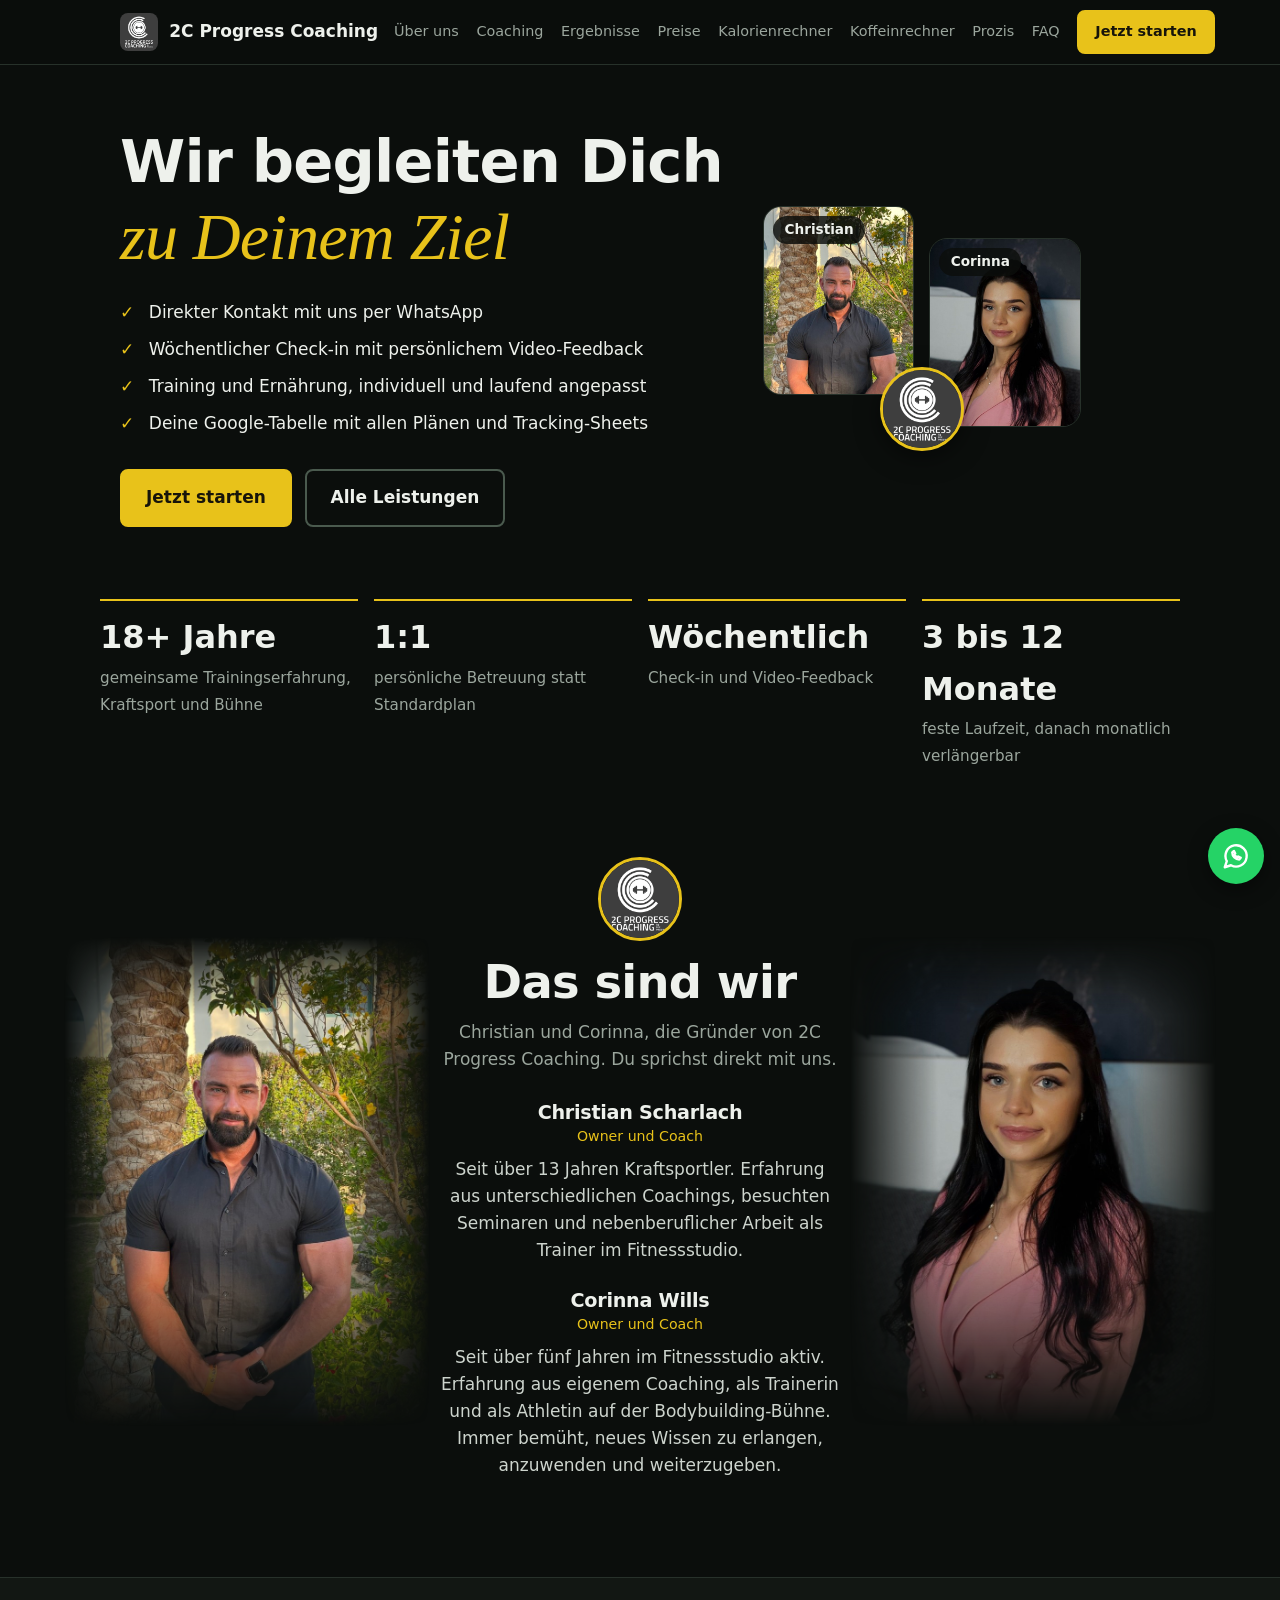
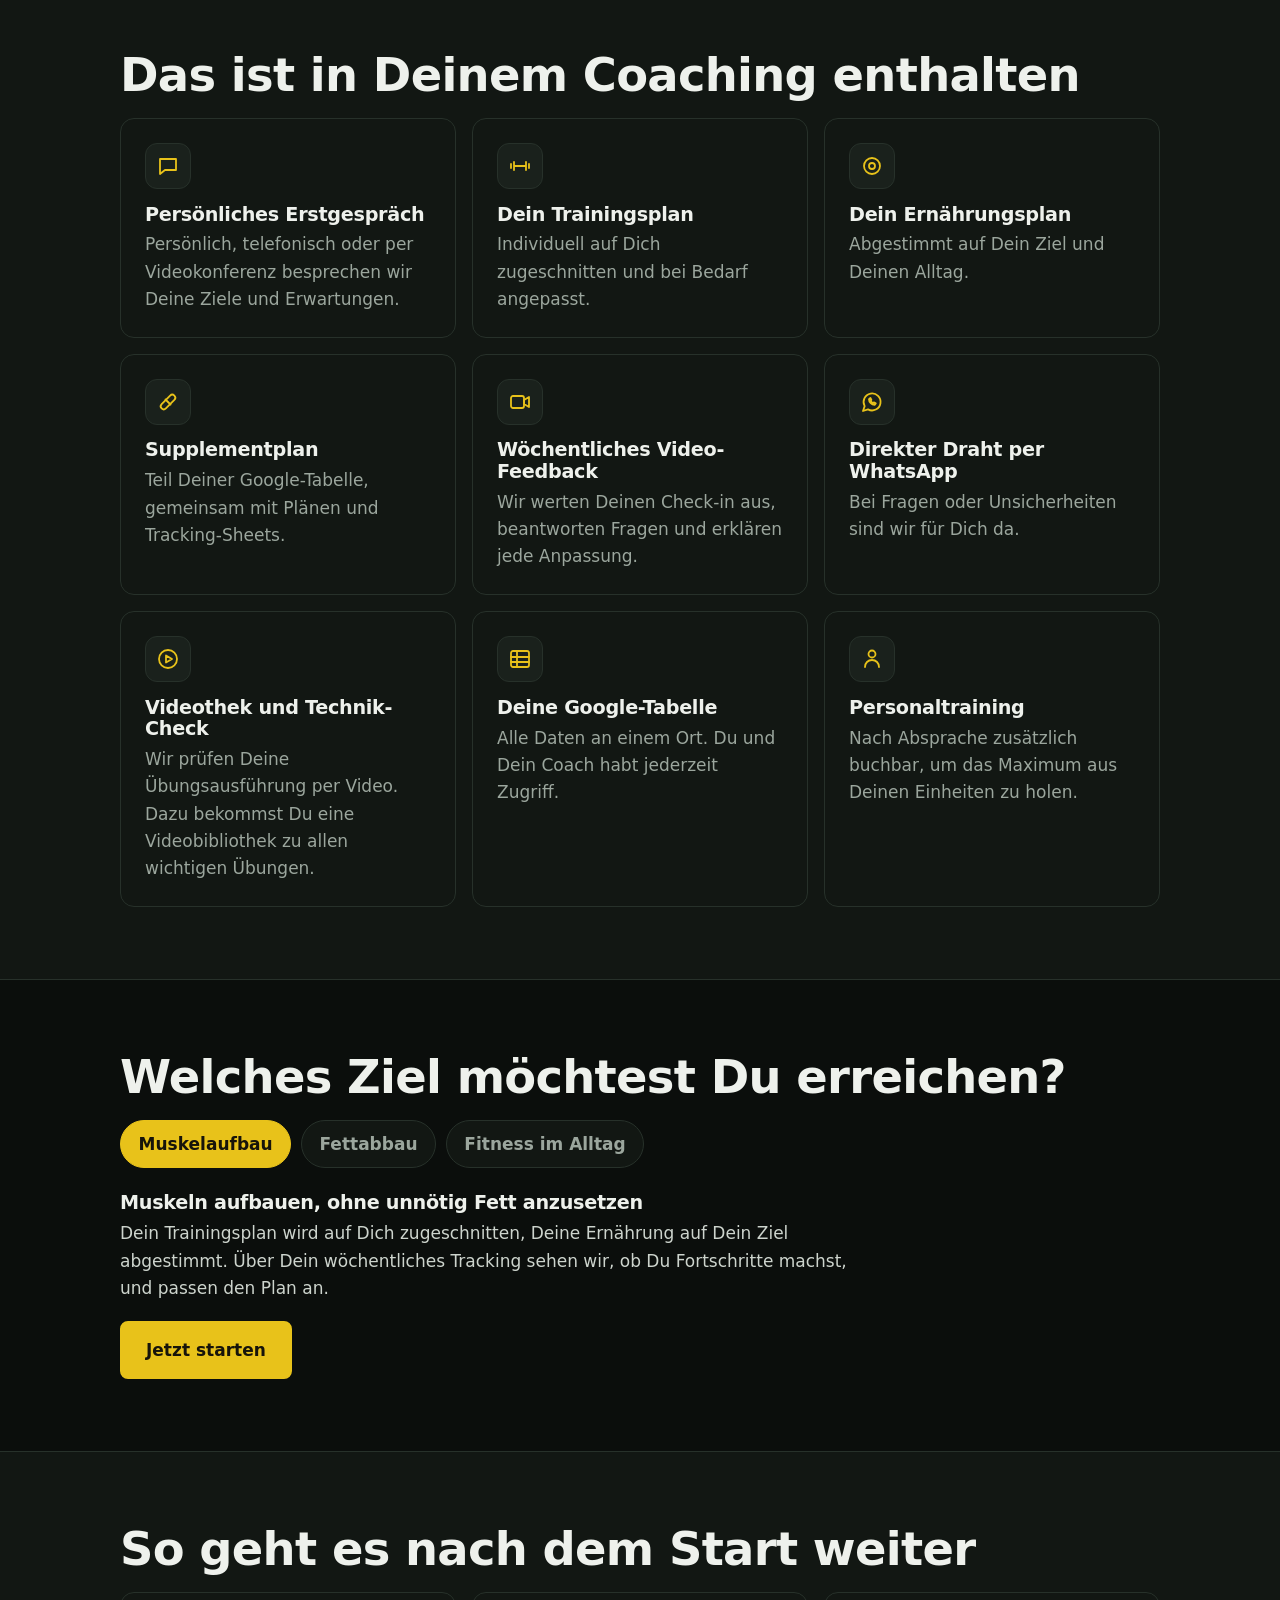
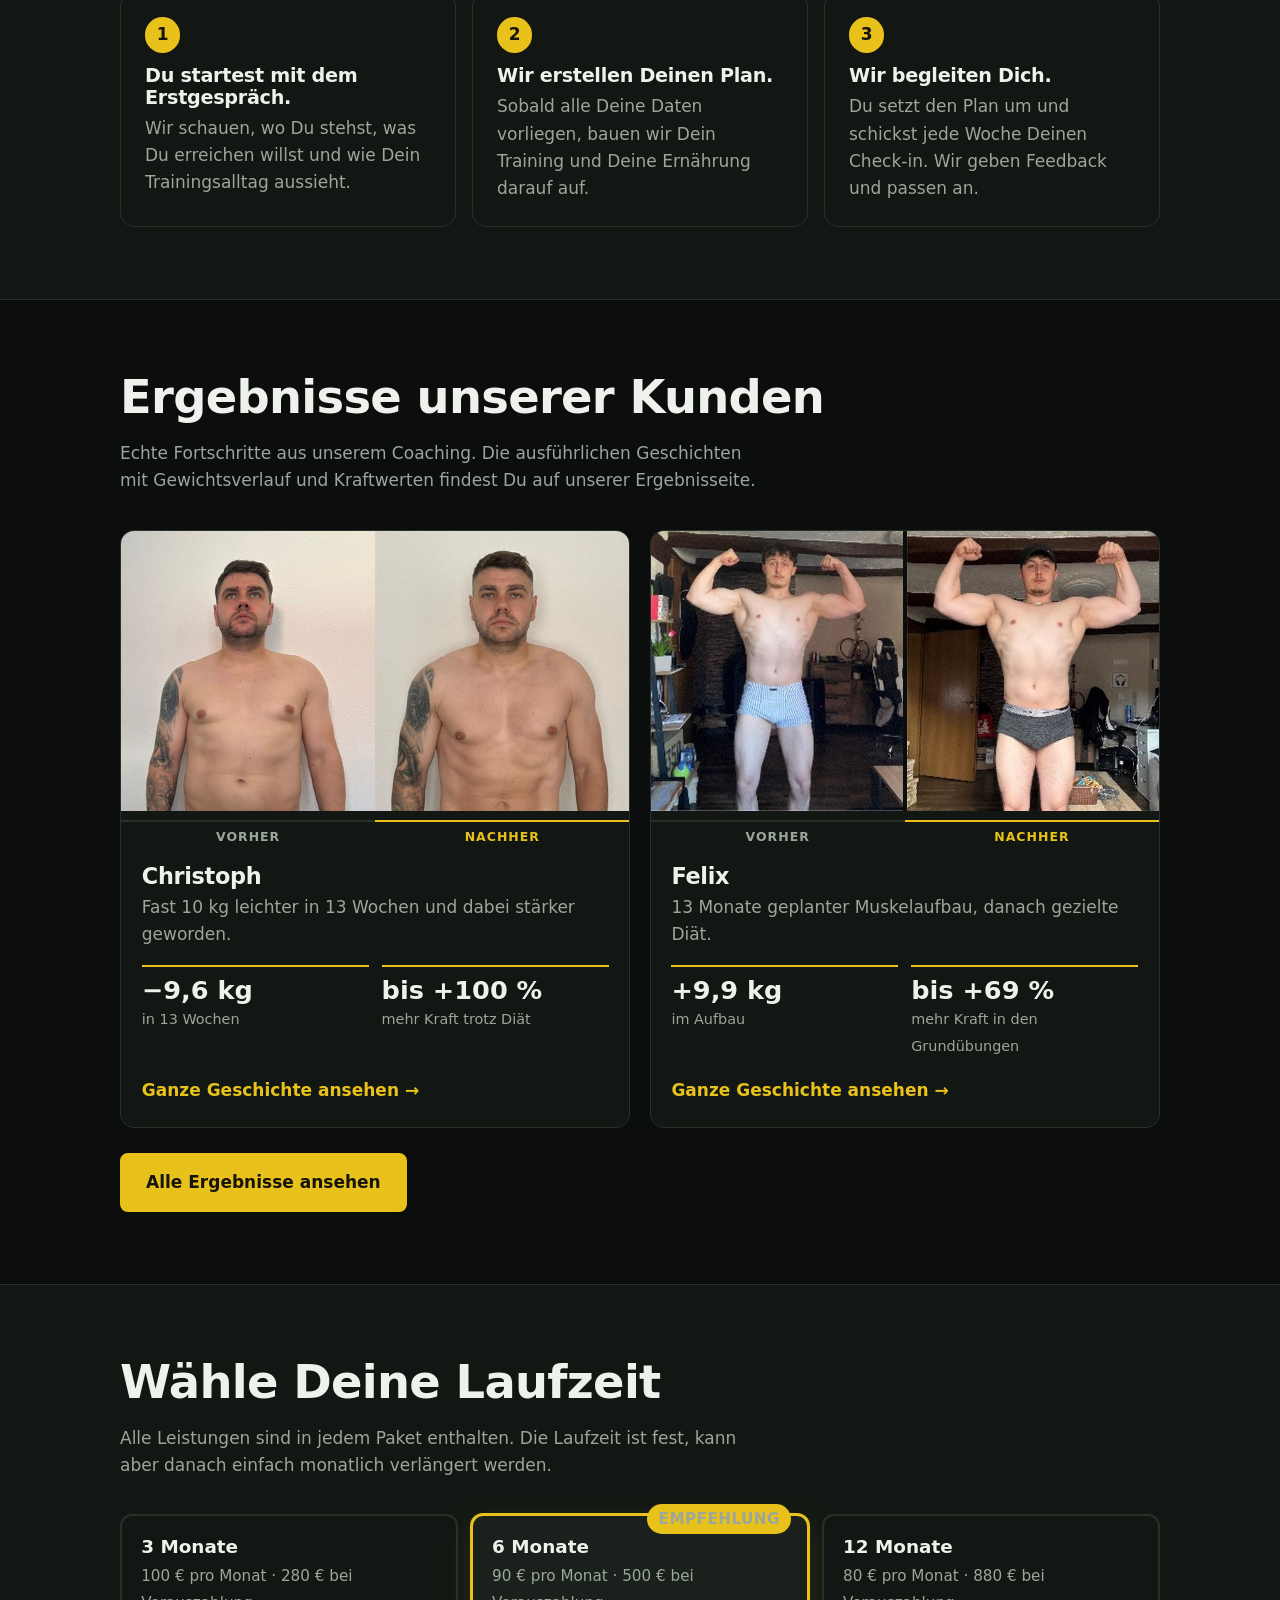
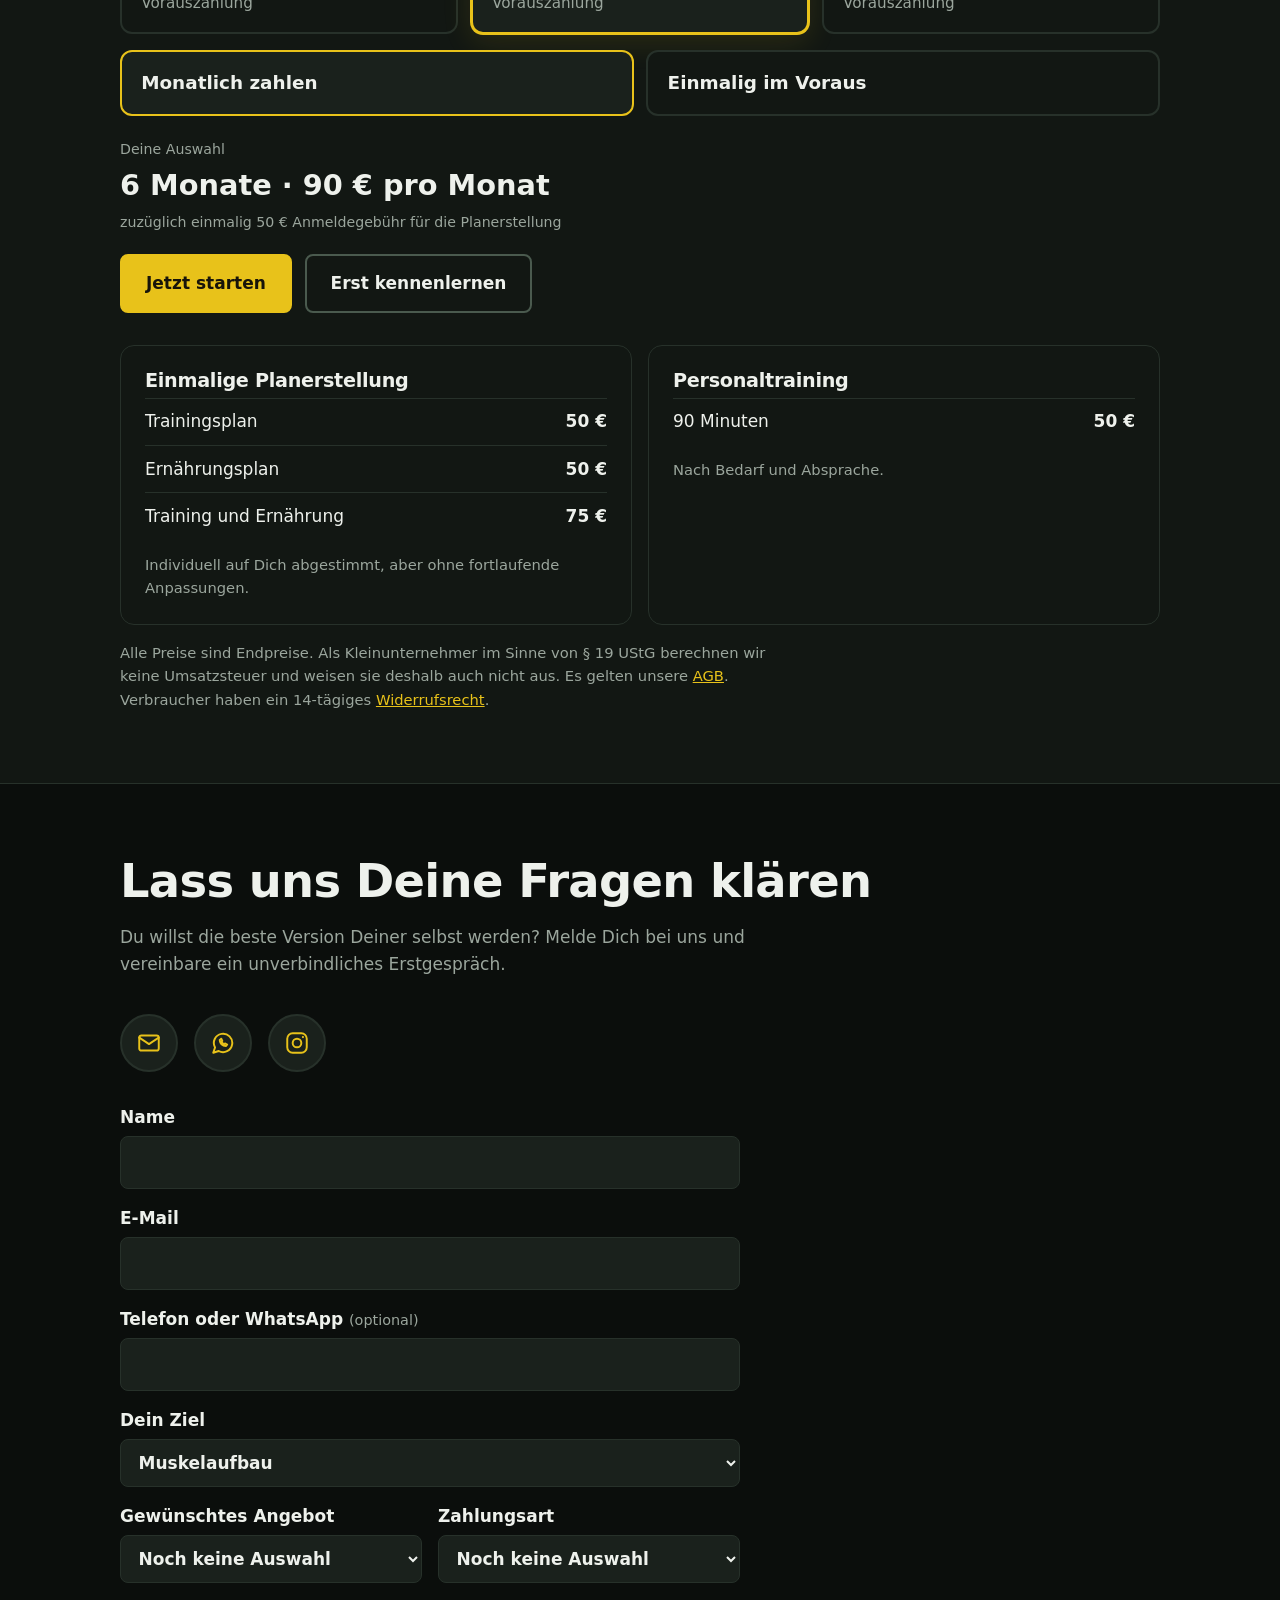
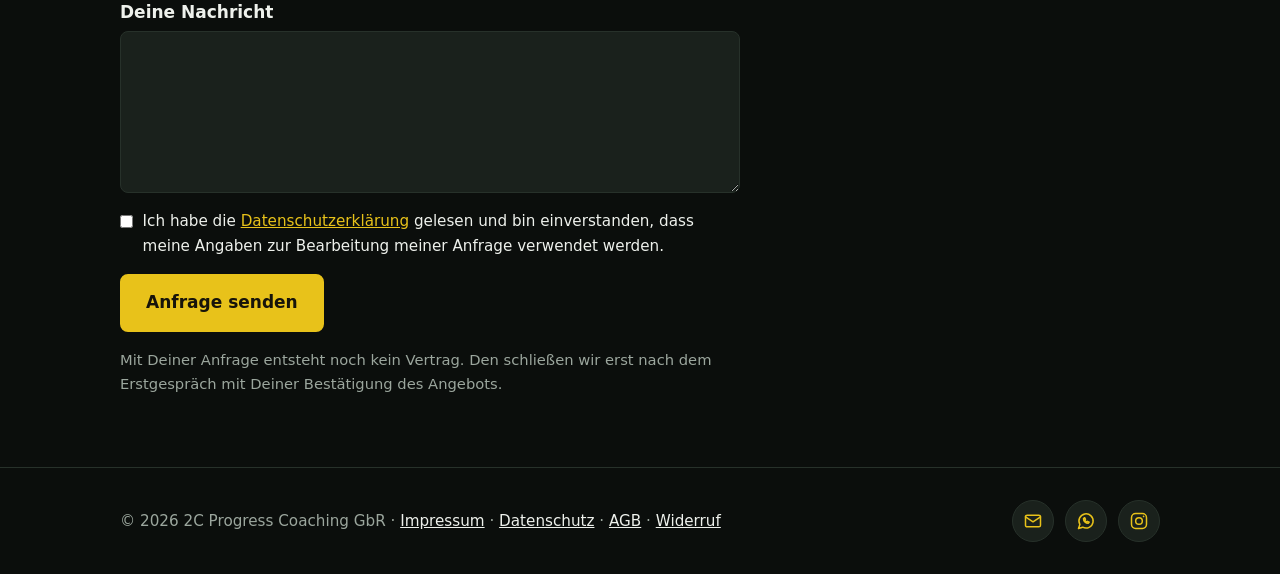
<file: index.html>
<!DOCTYPE html>
<html lang="de">
<head>
<meta charset="utf-8">
<meta name="viewport" content="width=device-width, initial-scale=1">
<title>2C Progress Coaching – Persönliches Online-Coaching für Training und Ernährung</title>
<meta name="description" content="Persönliches Online-Coaching für Muskelaufbau, Fettabbau und Fitness im Alltag. Mit wöchentlichem Video-Feedback, individuellem Plan und direktem Kontakt.">
<link rel="canonical" href="https://www.2cp-coaching.com/">
<meta name="theme-color" content="#0b0e0c">
<link rel="icon" href="logo.jpg">
<meta property="og:type" content="website">
<meta property="og:locale" content="de_DE">
<meta property="og:site_name" content="2C Progress Coaching">
<meta property="og:title" content="2C Progress Coaching – Persönliches Online-Coaching für Training und Ernährung">
<meta property="og:description" content="Persönliches Online-Coaching für Muskelaufbau, Fettabbau und Fitness im Alltag. Mit wöchentlichem Video-Feedback, individuellem Plan und direktem Kontakt.">
<meta property="og:url" content="https://www.2cp-coaching.com/">
<meta property="og:image" content="https://www.2cp-coaching.com/og-image.jpg">
<meta property="og:image:width" content="1200">
<meta property="og:image:height" content="630">
<meta property="og:image:alt" content="2C Progress Coaching – to see progress">
<meta name="twitter:card" content="summary_large_image">
<script>document.documentElement.classList.add('js')</script>
<link rel="stylesheet" href="style.css?v=20261103">
<script>(function(){var m={'#kalorienrechner':'kalorienrechner.html','#koffeinrechner':'koffeinrechner.html','#faq':'faq.html','#impressum':'impressum.html','#datenschutz':'datenschutz.html'};if(m[location.hash])location.replace(m[location.hash]);})();</script>
<script type="application/ld+json">{"@context": "https://schema.org", "@type": "ProfessionalService", "name": "2C Progress Coaching GbR", "url": "https://www.2cp-coaching.com/", "image": "https://www.2cp-coaching.com/og-image.jpg", "logo": "https://www.2cp-coaching.com/logo.jpg", "description": "Persönliches Online-Coaching für Training und Ernährung mit wöchentlichem Video-Feedback.", "email": "info@2cp-coaching.de", "telephone": "+49 151 40187097", "address": {"@type": "PostalAddress", "streetAddress": "Am Alten Gericht 19", "postalCode": "37269", "addressLocality": "Eschwege", "addressCountry": "DE"}, "areaServed": "DE", "sameAs": ["https://www.instagram.com/2cp_coaching"]}</script>
</head>
<body id="top">
<a class="skip" href="#content">Zum Inhalt springen</a>
<header>
  <div class="wrap">
    <a class="brand" href="index.html"><img src="logo.jpg" alt="Logo 2C Progress Coaching" width="38" height="38"><span>2C Progress Coaching</span></a>
    <button type="button" class="menu-btn" id="menu-btn" aria-expanded="false" aria-controls="nav" aria-label="Menü öffnen"><svg viewBox="0 0 24 24" aria-hidden="true"><path d="M4 7h16M4 12h16M4 17h16"/></svg></button>
    <nav id="nav" aria-label="Hauptnavigation">
      <a href="index.html#team">Über uns</a><a href="index.html#coaching">Coaching</a><a href="ergebnisse.html">Ergebnisse</a><a href="index.html#preise">Preise</a><a href="kalorienrechner.html">Kalorienrechner</a><a href="koffeinrechner.html">Koffeinrechner</a><a href="prozis.html">Prozis</a><a href="faq.html">FAQ</a>
      <a class="btn" href="index.html#preise">Jetzt starten</a>
    </nav>
  </div>
</header>
<main id="content">
  <div class="hero">
    <div class="wrap">
      <div>
        <h1><span class="l1">Wir begleiten Dich</span> <em class="l2">zu Deinem Ziel</em></h1>
        <ul class="ticks">
          <li>Direkter Kontakt mit uns per WhatsApp</li>
          <li>Wöchentlicher Check-in mit persönlichem Video-Feedback</li>
          <li>Training und Ernährung, individuell und laufend angepasst</li>
          <li>Deine Google-Tabelle mit allen Plänen und Tracking-Sheets</li>
        </ul>
        <div class="btns"><a class="btn" href="#preise">Jetzt starten</a><a class="btn ghost" href="#coaching">Alle Leistungen</a></div>
      </div>
      <div class="hero-photos">
        <figure><img src="images/hero-christian-v2.jpg" width="560" height="700" alt="Christian Scharlach, Coach bei 2C Progress Coaching" fetchpriority="high"><figcaption>Christian</figcaption></figure>
        <figure><img src="images/hero-corinna-v2.jpg" width="560" height="700" alt="Corinna Wills, Coach bei 2C Progress Coaching" fetchpriority="high"><figcaption>Corinna</figcaption></figure>
        <img class="hero-logo" src="logo.jpg" width="84" height="84" alt="Logo 2C Progress Coaching">
      </div>
    </div>
  </div>
  <div class="wrap stats">
    <div><b>18+ Jahre</b><span>gemeinsame Trainingserfahrung, Kraftsport und Bühne</span></div>
    <div><b>1:1</b><span>persönliche Betreuung statt Standardplan</span></div>
    <div><b>Wöchentlich</b><span>Check-in und Video-Feedback</span></div>
    <div><b>3 bis 12 Monate</b><span>feste Laufzeit, danach monatlich verlängerbar</span></div>
  </div>
<section id="team">
    <div class="wrap">
      <div class="team">
        <figure class="tp tp-c"><img src="images/team-christian.jpg" width="800" height="1067" alt="Christian Scharlach, Owner und Coach" loading="lazy"></figure>
        <div class="team-txt">
          <img class="team-logo" src="logo.jpg" width="96" height="96" alt="Logo 2C Progress Coaching" loading="lazy">
          <h2>Das sind wir</h2>
          <p class="lead">Christian und Corinna, die Gründer von 2C Progress Coaching. Du sprichst direkt mit uns.</p>
          <div class="who"><h3>Christian Scharlach</h3><small>Owner und Coach</small><p>Seit über 13 Jahren Kraftsportler. Erfahrung aus unterschiedlichen Coachings, besuchten Seminaren und nebenberuflicher Arbeit als Trainer im Fitnessstudio.</p></div>
          <div class="who"><h3>Corinna Wills</h3><small>Owner und Coach</small><p>Seit über fünf Jahren im Fitnessstudio aktiv. Erfahrung aus eigenem Coaching, als Trainerin und als Athletin auf der Bodybuilding-Bühne. Immer bemüht, neues Wissen zu erlangen, anzuwenden und weiterzugeben.</p></div>
        </div>
        <figure class="tp tp-w"><img src="images/team-corinna.jpg" width="800" height="1067" alt="Corinna Wills, Owner und Coach" loading="lazy"></figure>
      </div>
    </div>
  </section>
<section id="coaching" class="alt">
    <div class="wrap">
      <h2>Das ist in Deinem Coaching enthalten</h2>
      <div class="inc">
        <div class="card"><div class="ico"><svg viewBox="0 0 24 24" aria-hidden="true"><path d="M4 5h16v11H9l-5 4z"/></svg></div><h3>Persönliches Erstgespräch</h3><p>Persönlich, telefonisch oder per Videokonferenz besprechen wir Deine Ziele und Erwartungen.</p></div>
        <div class="card"><div class="ico"><svg viewBox="0 0 24 24" aria-hidden="true"><path d="M6 8v8M3 10v4M18 8v8M21 10v4M6 12h12"/></svg></div><h3>Dein Trainingsplan</h3><p>Individuell auf Dich zugeschnitten und bei Bedarf angepasst.</p></div>
        <div class="card"><div class="ico"><svg viewBox="0 0 24 24" aria-hidden="true"><circle cx="12" cy="12" r="8"/><circle cx="12" cy="12" r="3"/></svg></div><h3>Dein Ernährungsplan</h3><p>Abgestimmt auf Dein Ziel und Deinen Alltag.</p></div>
        <div class="card"><div class="ico"><svg viewBox="0 0 24 24" aria-hidden="true"><rect x="3" y="9" width="18" height="6" rx="3" transform="rotate(-45 12 12)"/><path d="M9.5 9.5l5 5"/></svg></div><h3>Supplementplan</h3><p>Teil Deiner Google-Tabelle, gemeinsam mit Plänen und Tracking-Sheets.</p></div>
        <div class="card"><div class="ico"><svg viewBox="0 0 24 24" aria-hidden="true"><rect x="3" y="6" width="13" height="12" rx="2"/><path d="m16 10 5-3v10l-5-3z"/></svg></div><h3>Wöchentliches Video-Feedback</h3><p>Wir werten Deinen Check-in aus, beantworten Fragen und erklären jede Anpassung.</p></div>
        <div class="card"><div class="ico"><svg viewBox="0 0 24 24" aria-hidden="true"><path d="M3 21l1.65-4.9A8.5 8.5 0 1 1 8 19.4L3 21z"/><path d="M9 9.2c0 3 2.6 5.6 5.6 5.6l1.2-1.4-2-1-.8.7c-1-.4-1.9-1.3-2.3-2.3l.7-.8-1-2L9 9.2z"/></svg></div><h3>Direkter Draht per WhatsApp</h3><p>Bei Fragen oder Unsicherheiten sind wir für Dich da.</p></div>
        <div class="card"><div class="ico"><svg viewBox="0 0 24 24" aria-hidden="true"><circle cx="12" cy="12" r="9"/><path d="m10 8.5 6 3.5-6 3.5z"/></svg></div><h3>Videothek und Technik-Check</h3><p>Wir prüfen Deine Übungsausführung per Video. Dazu bekommst Du eine Videobibliothek zu allen wichtigen Übungen.</p></div>
        <div class="card"><div class="ico"><svg viewBox="0 0 24 24" aria-hidden="true"><rect x="3" y="4" width="18" height="16" rx="2"/><path d="M3 10h18M3 15h18M9 4v16"/></svg></div><h3>Deine Google-Tabelle</h3><p>Alle Daten an einem Ort. Du und Dein Coach habt jederzeit Zugriff.</p></div>
        <div class="card"><div class="ico"><svg viewBox="0 0 24 24" aria-hidden="true"><circle cx="12" cy="7" r="3.5"/><path d="M5 20c0-4 3-7 7-7s7 3 7 7"/></svg></div><h3>Personaltraining</h3><p>Nach Absprache zusätzlich buchbar, um das Maximum aus Deinen Einheiten zu holen.</p></div>
      </div>
    </div>
  </section>
<section id="ziel">
    <div class="wrap">
      <h2>Welches Ziel möchtest Du erreichen?</h2>
      <div class="tabs" role="tablist" aria-label="Ziele">
        <button role="tab" aria-selected="true" data-t="0">Muskelaufbau</button>
        <button role="tab" aria-selected="false" data-t="1">Fettabbau</button>
        <button role="tab" aria-selected="false" data-t="2">Fitness im Alltag</button>
      </div>
      <div class="panel on" role="tabpanel">
        <h3>Muskeln aufbauen, ohne unnötig Fett anzusetzen</h3>
        <p>Dein Trainingsplan wird auf Dich zugeschnitten, Deine Ernährung auf Dein Ziel abgestimmt. Über Dein wöchentliches Tracking sehen wir, ob Du Fortschritte machst, und passen den Plan an.</p>
        <a class="btn" href="#preise">Jetzt starten</a>
      </div>
      <div class="panel" role="tabpanel">
        <h3>Fett verlieren, Muskeln behalten</h3>
        <p>Wir planen Deine Ernährung so, dass Du sie im Alltag durchhältst. Neben der Waage schauen wir auf Formbilder, Maße und Deine Leistung im Training.</p>
        <a class="btn" href="#preise">Jetzt starten</a>
      </div>
      <div class="panel" role="tabpanel">
        <h3>Ein Lifestyle, der zu Deinem Alltag passt</h3>
        <p>Training und Ernährung sollen in Dein Leben passen, nicht umgekehrt. Schlaf, Regeneration und Trainingsleistung tracken wir mit und passen Deinen Plan bei Bedarf an.</p>
        <a class="btn" href="#preise">Jetzt starten</a>
      </div>
    </div>
  </section>
<section id="ablauf" class="alt">
    <div class="wrap">
      <h2>So geht es nach dem Start weiter</h2>
      <ol class="steps">
        <li><h3>Du startest mit dem Erstgespräch.</h3><p>Wir schauen, wo Du stehst, was Du erreichen willst und wie Dein Trainingsalltag aussieht.</p></li>
        <li><h3>Wir erstellen Deinen Plan.</h3><p>Sobald alle Deine Daten vorliegen, bauen wir Dein Training und Deine Ernährung darauf auf.</p></li>
        <li><h3>Wir begleiten Dich.</h3><p>Du setzt den Plan um und schickst jede Woche Deinen Check-in. Wir geben Feedback und passen an.</p></li>
      </ol>
    </div>
  </section>
<section id="ergebnisse">
    <div class="wrap">
      <h2>Ergebnisse unserer Kunden</h2>
      <p class="lead">Echte Fortschritte aus unserem Coaching. Die ausführlichen Geschichten mit Gewichtsverlauf und Kraftwerten findest Du auf unserer Ergebnisseite.</p>
      <div class="teasers">
        <a class="teaser" href="ergebnisse.html#christoph">
          <div class="teaser-img"><img src="images/kunde1-vorne.jpg" style="object-position:center 8%" loading="lazy" width="798" height="440" alt="Christoph von vorne: links vor dem Coaching, rechts nach 13 Wochen"></div>
          <div class="ba"><span>Vorher</span><span>Nachher</span></div>
          <div class="teaser-body">
            <h3>Christoph</h3>
            <p>Fast 10 kg leichter in 13 Wochen und dabei stärker geworden.</p>
            <ul class="mini"><li><b>−9,6 kg</b><span>in 13 Wochen</span></li><li><b>bis +100 %</b><span>mehr Kraft trotz Diät</span></li></ul>
            <span class="more">Ganze Geschichte ansehen <span aria-hidden="true">→</span></span>
          </div>
        </a>
        <a class="teaser" href="ergebnisse.html#felix">
          <div class="teaser-img"><img src="images/kunde2-vorne.jpg" style="object-position:center" loading="lazy" width="798" height="440" alt="Felix von vorne: links Mai 2025, rechts März 2026"></div>
          <div class="ba"><span>Vorher</span><span>Nachher</span></div>
          <div class="teaser-body">
            <h3>Felix</h3>
            <p>13 Monate geplanter Muskelaufbau, danach gezielte Diät.</p>
            <ul class="mini"><li><b>+9,9 kg</b><span>im Aufbau</span></li><li><b>bis +69 %</b><span>mehr Kraft in den Grundübungen</span></li></ul>
            <span class="more">Ganze Geschichte ansehen <span aria-hidden="true">→</span></span>
          </div>
        </a>
      </div>
      <div class="btns res-more"><a class="btn" href="ergebnisse.html">Alle Ergebnisse ansehen</a></div>
    </div>
  </section>
<section id="preise" class="alt">
    <div class="wrap">
      <h2>Wähle Deine Laufzeit</h2>
      <p class="lead">Alle Leistungen sind in jedem Paket enthalten. Die Laufzeit ist fest, kann aber danach einfach monatlich verlängert werden.</p>
      <div class="seg dur" id="dur">
        <button type="button" data-m="3" data-mo="100" data-all="280" aria-pressed="false"><b>3 Monate</b><span>100 € pro Monat · 280 € bei Vorauszahlung</span></button>
        <button type="button" data-m="6" data-mo="90" data-all="500" aria-pressed="true"><span class="badge">Empfehlung</span><b>6 Monate</b><span>90 € pro Monat · 500 € bei Vorauszahlung</span></button>
        <button type="button" data-m="12" data-mo="80" data-all="880" aria-pressed="false"><b>12 Monate</b><span>80 € pro Monat · 880 € bei Vorauszahlung</span></button>
      </div>
      <div class="seg pay" id="pay">
        <button type="button" data-p="mo" aria-pressed="true"><b>Monatlich zahlen</b></button>
        <button type="button" data-p="all" aria-pressed="false"><b>Einmalig im Voraus</b></button>
      </div>
      <div class="sum" aria-live="polite"><small>Deine Auswahl</small><strong id="sum-main"></strong><small>zuzüglich einmalig 50 € Anmeldegebühr für die Planerstellung</small></div>
      <div class="btns"><a class="btn" href="#kontakt">Jetzt starten</a><a class="btn ghost" href="#kontakt">Erst kennenlernen</a></div>
      <div class="extra">
        <div class="card"><h3>Einmalige Planerstellung</h3>
          <div class="row"><span>Trainingsplan</span><strong>50 €</strong></div>
          <div class="row"><span>Ernährungsplan</span><strong>50 €</strong></div>
          <div class="row"><span>Training und Ernährung</span><strong>75 €</strong></div>
          <p class="note">Individuell auf Dich abgestimmt, aber ohne fortlaufende Anpassungen.</p></div>
        <div class="card"><h3>Personaltraining</h3>
          <div class="row"><span>90 Minuten</span><strong>50 €</strong></div>
          <p class="note">Nach Bedarf und Absprache.</p></div>
      </div>
      <p class="legalnote">Alle Preise sind Endpreise. Als Kleinunternehmer im Sinne von § 19 UStG berechnen wir keine Umsatzsteuer und weisen sie deshalb auch nicht aus. Es gelten unsere <a href="agb.html">AGB</a>. Verbraucher haben ein 14-tägiges <a href="widerruf.html">Widerrufsrecht</a>.</p>
    </div>
  </section>
<section id="kontakt">
    <div class="wrap">
      <h2>Lass uns Deine Fragen klären</h2>
      <p class="lead">Du willst die beste Version Deiner selbst werden? Melde Dich bei uns und vereinbare ein unverbindliches Erstgespräch.</p>
      <div class="icons">
        <a href="mailto:info@2cp-coaching.de" aria-label="E-Mail an 2C Progress Coaching schreiben" title="E-Mail">
          <svg viewBox="0 0 24 24" aria-hidden="true"><rect x="3" y="5" width="18" height="14" rx="2"/><path d="m3 7 9 6 9-6"/></svg>
        </a>
        <a href="https://wa.me/4915140187097" aria-label="Per WhatsApp schreiben" title="WhatsApp" rel="noopener">
          <svg viewBox="0 0 24 24" aria-hidden="true"><path d="M3 21l1.65-4.9A8.5 8.5 0 1 1 8 19.4L3 21z"/><path d="M9 9.2c0 3 2.6 5.6 5.6 5.6l1.2-1.4-2-1-.8.7c-1-.4-1.9-1.3-2.3-2.3l.7-.8-1-2L9 9.2z"/></svg>
        </a>
        <a href="https://www.instagram.com/2cp_coaching" aria-label="2C Progress Coaching auf Instagram" title="Instagram" rel="noopener">
          <svg viewBox="0 0 24 24" aria-hidden="true"><rect x="3" y="3" width="18" height="18" rx="5"/><circle cx="12" cy="12" r="4"/><circle cx="17.5" cy="6.5" r="1" fill="currentColor" stroke="none"/></svg>
        </a>
      </div>
      <form id="kform" class="kform" action="https://formspree.io/f/xbggdrkj" method="POST">
        <label>Name<input name="name" required autocomplete="name"></label>
        <label>E-Mail<input type="email" name="email" required autocomplete="email"></label>
        <label>Telefon oder WhatsApp <span class="hint">(optional)</span><input type="tel" name="telefon" autocomplete="tel"></label>
        <label>Dein Ziel
          <select name="ziel"><option>Muskelaufbau</option><option>Fettabbau</option><option>Gewicht halten und fitter werden</option><option>Noch unsicher</option></select>
        </label>
        <div class="grid2">
          <label>Gewünschtes Angebot
            <select name="angebot" id="k-lz"><option>Noch keine Auswahl</option><option>Coaching: 3 Monate</option><option>Coaching: 6 Monate</option><option>Coaching: 12 Monate</option><option>Trainingsplan</option><option>Ernährungsplan</option><option>Trainings- &amp; Ernährungsplan</option><option>Personaltraining</option></select>
          </label>
          <label>Zahlungsart
            <select name="zahlung" id="k-zahl"><option>Noch keine Auswahl</option><option>Monatlich</option><option>Einmalig im Voraus</option></select>
          </label>
        </div>
        <label>Deine Nachricht<textarea name="nachricht" rows="5" required></textarea></label>
        <input type="text" name="_gotcha" tabindex="-1" autocomplete="off" style="display:none" aria-hidden="true">
        <label class="check"><input type="checkbox" required><span>Ich habe die <a href="datenschutz.html" target="_blank" rel="noopener">Datenschutzerklärung</a> gelesen und bin einverstanden, dass meine Angaben zur Bearbeitung meiner Anfrage verwendet werden.</span></label>
        <button class="btn" type="submit">Anfrage senden</button>
        <p id="kstatus" role="status"></p>
        <p class="note">Mit Deiner Anfrage entsteht noch kein Vertrag. Den schließen wir erst nach dem Erstgespräch mit Deiner Bestätigung des Angebots.</p>
      </form>
    </div>
  </section>
</main>
<footer>
  <div class="wrap foot">
    <div>© 2026 2C Progress Coaching GbR · <a href="impressum.html">Impressum</a> · <a href="datenschutz.html">Datenschutz</a> · <a href="agb.html">AGB</a> · <a href="widerruf.html">Widerruf</a></div>
    <div class="icons sm"><a href="mailto:info@2cp-coaching.de" aria-label="E-Mail an 2C Progress Coaching schreiben" title="E-Mail"><svg viewBox="0 0 24 24" aria-hidden="true"><rect x="3" y="5" width="18" height="14" rx="2"/><path d="m3 7 9 6 9-6"/></svg></a><a href="https://wa.me/4915140187097" aria-label="Per WhatsApp schreiben" title="WhatsApp" rel="noopener"><svg viewBox="0 0 24 24" aria-hidden="true"><path d="M3 21l1.65-4.9A8.5 8.5 0 1 1 8 19.4L3 21z"/><path d="M9 9.2c0 3 2.6 5.6 5.6 5.6l1.2-1.4-2-1-.8.7c-1-.4-1.9-1.3-2.3-2.3l.7-.8-1-2L9 9.2z"/></svg></a><a href="https://www.instagram.com/2cp_coaching" aria-label="2C Progress Coaching auf Instagram" title="Instagram" rel="noopener"><svg viewBox="0 0 24 24" aria-hidden="true"><rect x="3" y="3" width="18" height="18" rx="5"/><circle cx="12" cy="12" r="4"/><circle cx="17.5" cy="6.5" r="1" fill="currentColor" stroke="none"/></svg></a></div>
  </div>
</footer>
<a class="wa-float" href="https://wa.me/4915140187097" rel="noopener" aria-label="Per WhatsApp schreiben" title="WhatsApp"><svg viewBox="0 0 24 24" aria-hidden="true"><path d="M3 21l1.65-4.9A8.5 8.5 0 1 1 8 19.4L3 21z"/><path d="M9 9.2c0 3 2.6 5.6 5.6 5.6l1.2-1.4-2-1-.8.7c-1-.4-1.9-1.3-2.3-2.3l.7-.8-1-2L9 9.2z"/></svg></a>
<div class="cta-bar"><a class="btn" href="index.html#kontakt">Unverbindliches Erstgespräch</a></div>
<script src="site.js?v=20261103" defer></script>
<script src="home.js?v=20261103" defer></script>
</body>
</html>
</file>
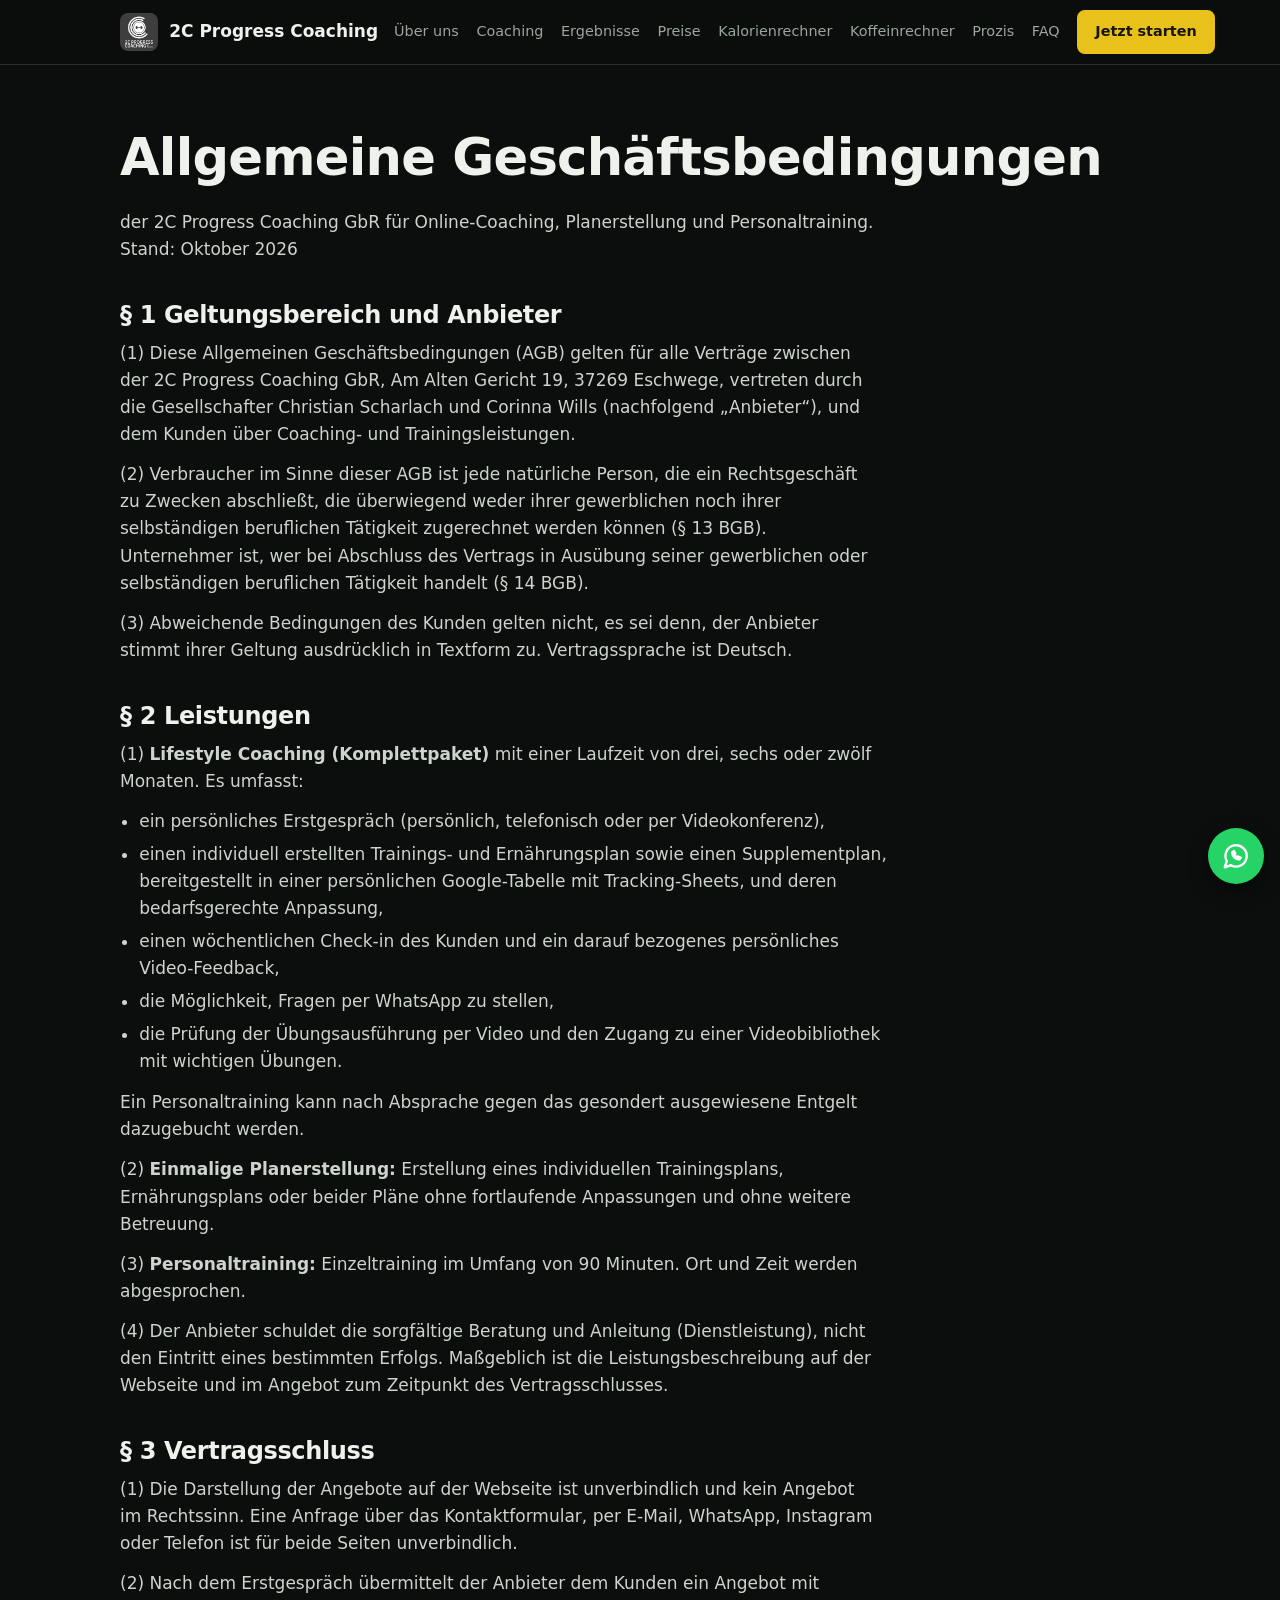
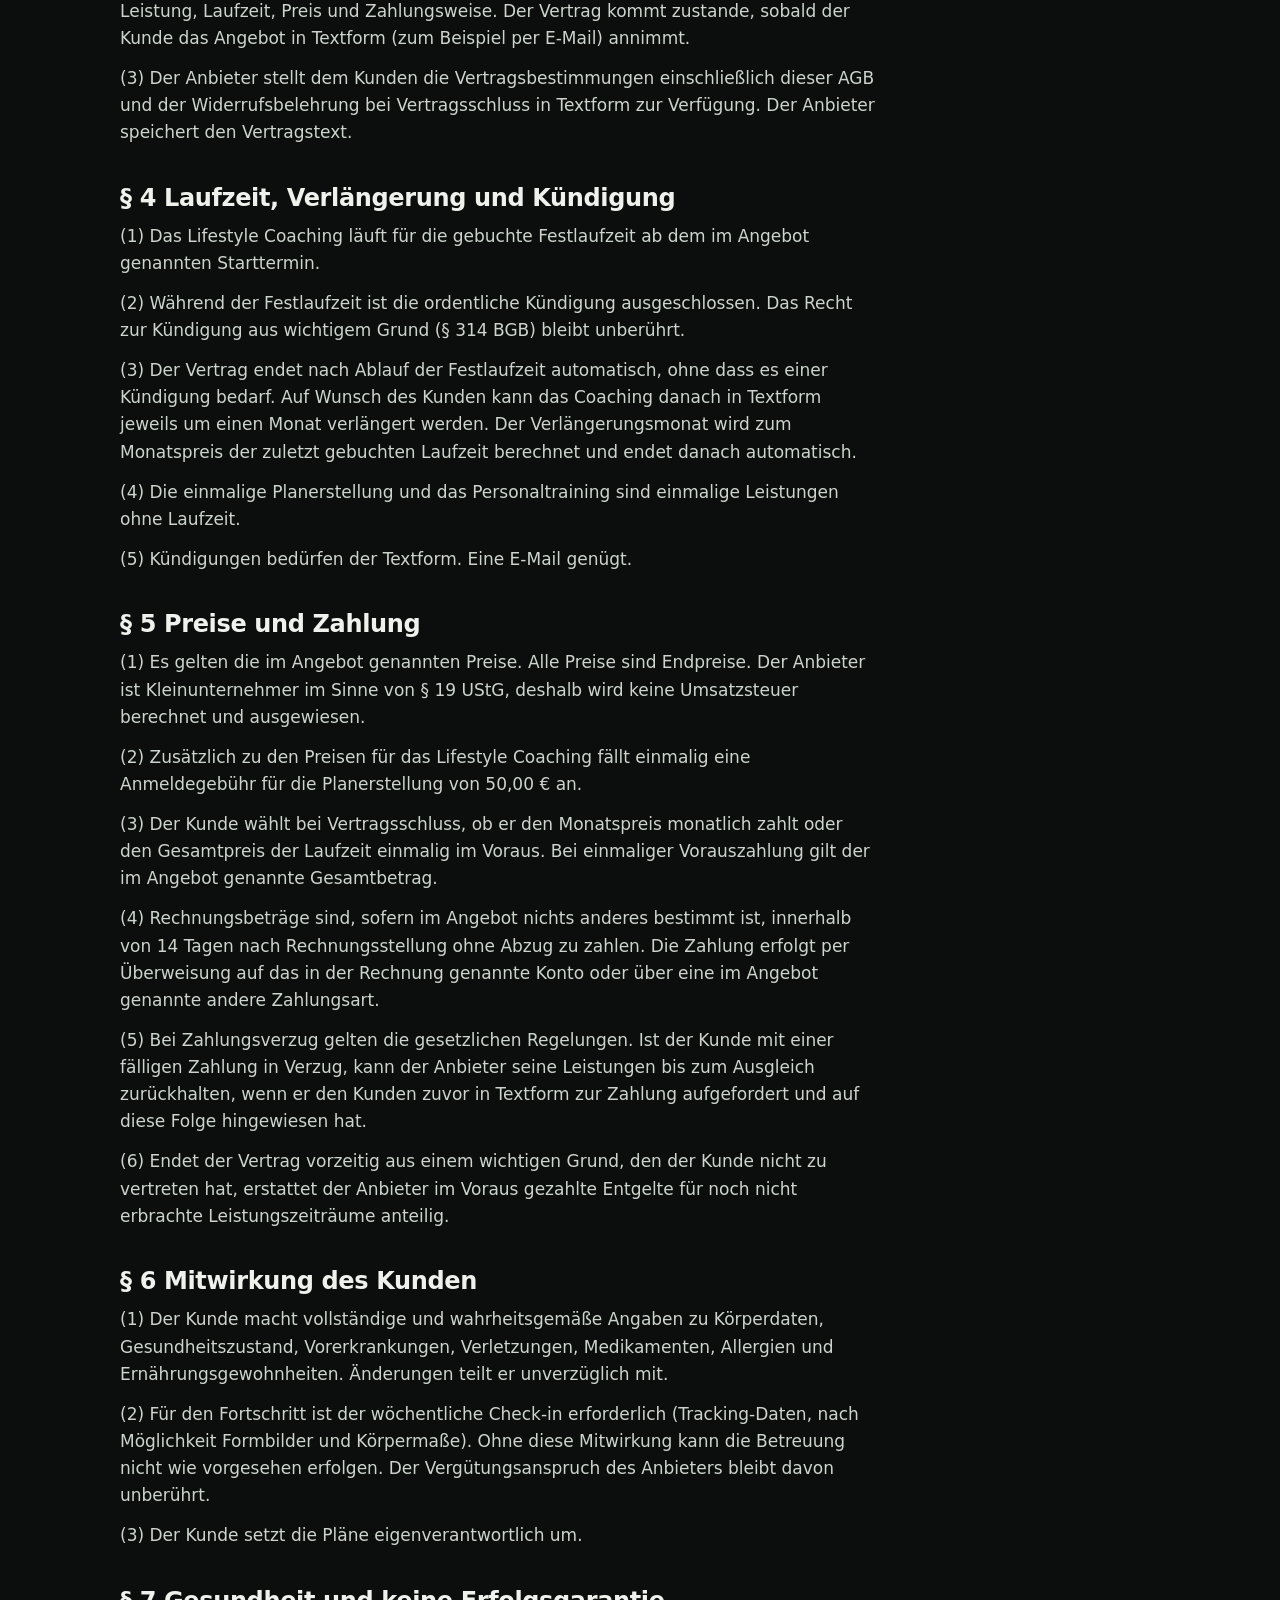
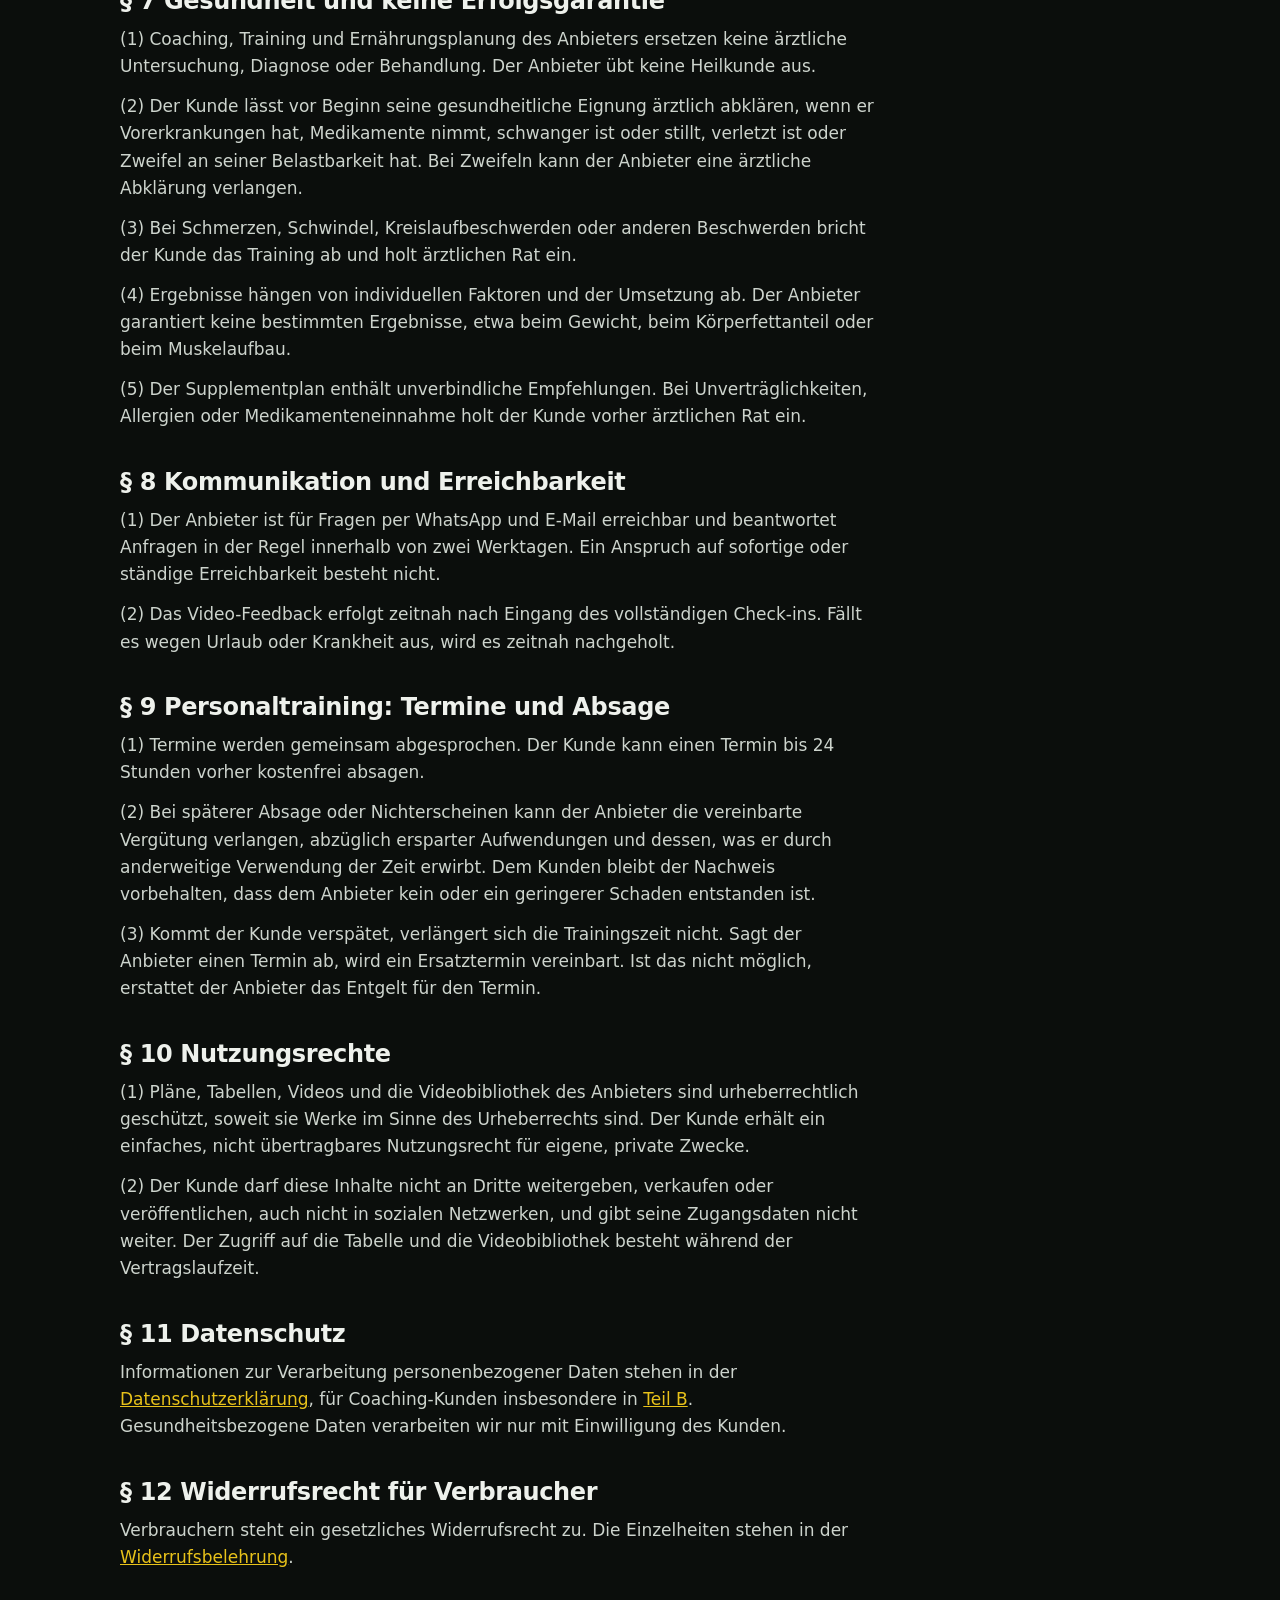
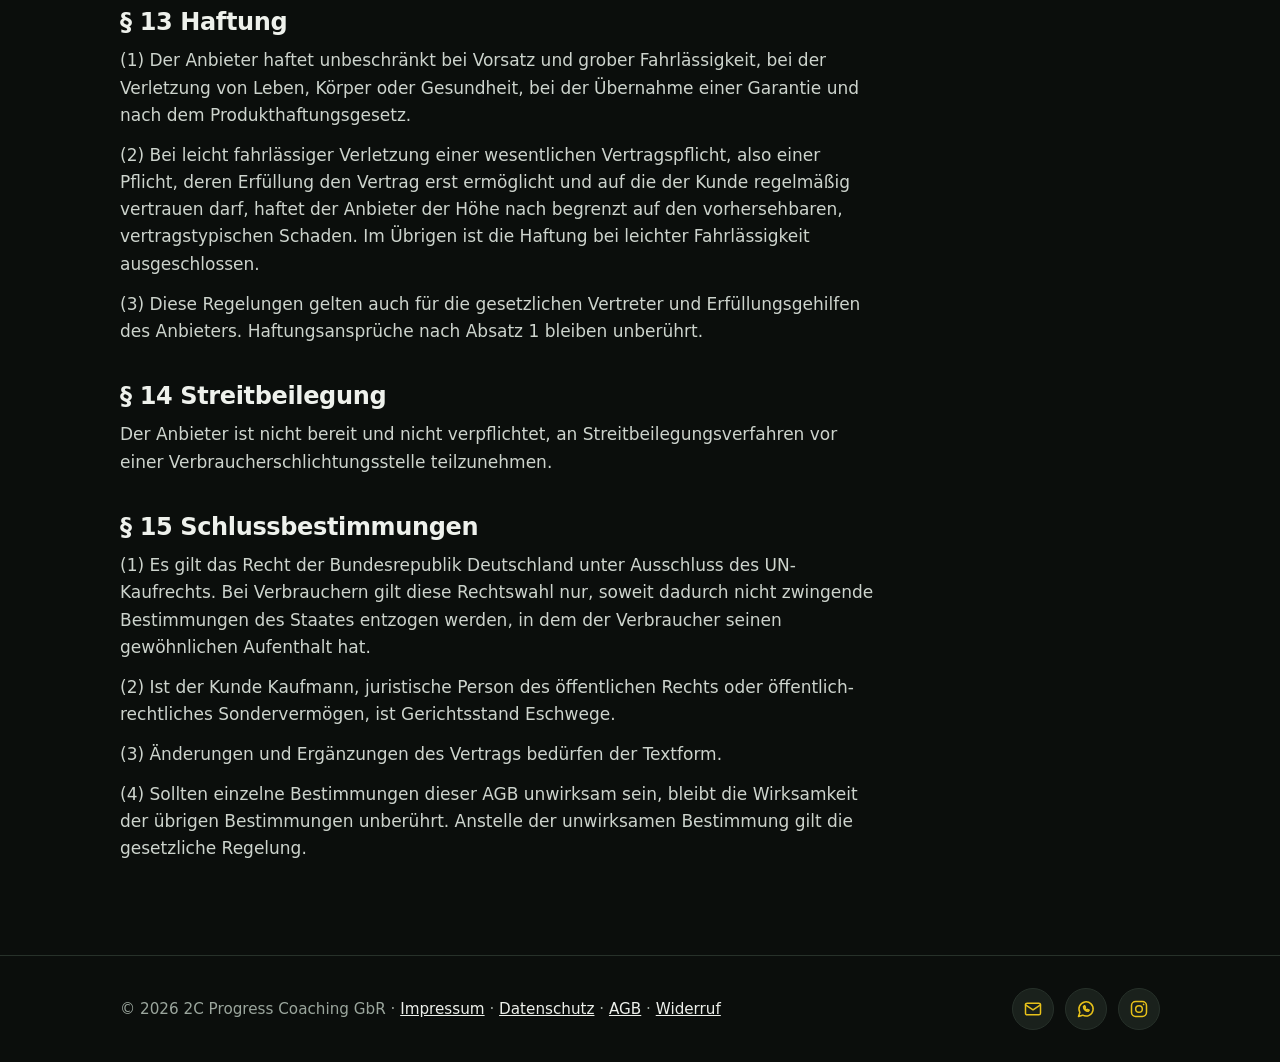
<file: agb.html>
<!DOCTYPE html>
<html lang="de">
<head>
<meta charset="utf-8">
<meta name="viewport" content="width=device-width, initial-scale=1">
<title>AGB – 2C Progress Coaching</title>
<meta name="description" content="Allgemeine Geschäftsbedingungen der 2C Progress Coaching GbR für Online-Coaching, Planerstellung und Personaltraining.">
<link rel="canonical" href="https://www.2cp-coaching.com/agb.html">
<meta name="theme-color" content="#0b0e0c">
<link rel="icon" href="logo.jpg">
<meta property="og:type" content="website">
<meta property="og:locale" content="de_DE">
<meta property="og:site_name" content="2C Progress Coaching">
<meta property="og:title" content="AGB – 2C Progress Coaching">
<meta property="og:description" content="Allgemeine Geschäftsbedingungen der 2C Progress Coaching GbR für Online-Coaching, Planerstellung und Personaltraining.">
<meta property="og:url" content="https://www.2cp-coaching.com/agb.html">
<meta property="og:image" content="https://www.2cp-coaching.com/og-image.jpg">
<meta property="og:image:width" content="1200">
<meta property="og:image:height" content="630">
<meta property="og:image:alt" content="2C Progress Coaching – to see progress">
<meta name="twitter:card" content="summary_large_image">
<script>document.documentElement.classList.add('js')</script>
<link rel="stylesheet" href="style.css?v=20261103">
</head>
<body id="top">
<a class="skip" href="#content">Zum Inhalt springen</a>
<header>
  <div class="wrap">
    <a class="brand" href="index.html"><img src="logo.jpg" alt="Logo 2C Progress Coaching" width="38" height="38"><span>2C Progress Coaching</span></a>
    <button type="button" class="menu-btn" id="menu-btn" aria-expanded="false" aria-controls="nav" aria-label="Menü öffnen"><svg viewBox="0 0 24 24" aria-hidden="true"><path d="M4 7h16M4 12h16M4 17h16"/></svg></button>
    <nav id="nav" aria-label="Hauptnavigation">
      <a href="index.html#team">Über uns</a><a href="index.html#coaching">Coaching</a><a href="ergebnisse.html">Ergebnisse</a><a href="index.html#preise">Preise</a><a href="kalorienrechner.html">Kalorienrechner</a><a href="koffeinrechner.html">Koffeinrechner</a><a href="prozis.html">Prozis</a><a href="faq.html">FAQ</a>
      <a class="btn" href="index.html#preise">Jetzt starten</a>
    </nav>
  </div>
</header>
<main id="content">
<div class="legal"><div class="wrap">
<h1 class="pt">Allgemeine Geschäftsbedingungen</h1>
<p>der 2C Progress Coaching GbR für Online-Coaching, Planerstellung und Personaltraining. Stand: Oktober 2026</p>

<h2>§ 1 Geltungsbereich und Anbieter</h2>
<p>(1) Diese Allgemeinen Geschäftsbedingungen (AGB) gelten für alle Verträge zwischen der 2C Progress Coaching GbR, Am Alten Gericht 19, 37269 Eschwege, vertreten durch die Gesellschafter Christian Scharlach und Corinna Wills (nachfolgend „Anbieter“), und dem Kunden über Coaching- und Trainingsleistungen.</p>
<p>(2) Verbraucher im Sinne dieser AGB ist jede natürliche Person, die ein Rechtsgeschäft zu Zwecken abschließt, die überwiegend weder ihrer gewerblichen noch ihrer selbständigen beruflichen Tätigkeit zugerechnet werden können (§ 13 BGB). Unternehmer ist, wer bei Abschluss des Vertrags in Ausübung seiner gewerblichen oder selbständigen beruflichen Tätigkeit handelt (§ 14 BGB).</p>
<p>(3) Abweichende Bedingungen des Kunden gelten nicht, es sei denn, der Anbieter stimmt ihrer Geltung ausdrücklich in Textform zu. Vertragssprache ist Deutsch.</p>

<h2>§ 2 Leistungen</h2>
<p>(1) <strong>Lifestyle Coaching (Komplettpaket)</strong> mit einer Laufzeit von drei, sechs oder zwölf Monaten. Es umfasst:</p>
<ul>
  <li>ein persönliches Erstgespräch (persönlich, telefonisch oder per Videokonferenz),</li>
  <li>einen individuell erstellten Trainings- und Ernährungsplan sowie einen Supplementplan, bereitgestellt in einer persönlichen Google-Tabelle mit Tracking-Sheets, und deren bedarfsgerechte Anpassung,</li>
  <li>einen wöchentlichen Check-in des Kunden und ein darauf bezogenes persönliches Video-Feedback,</li>
  <li>die Möglichkeit, Fragen per WhatsApp zu stellen,</li>
  <li>die Prüfung der Übungsausführung per Video und den Zugang zu einer Videobibliothek mit wichtigen Übungen.</li>
</ul>
<p>Ein Personaltraining kann nach Absprache gegen das gesondert ausgewiesene Entgelt dazugebucht werden.</p>
<p>(2) <strong>Einmalige Planerstellung:</strong> Erstellung eines individuellen Trainingsplans, Ernährungsplans oder beider Pläne ohne fortlaufende Anpassungen und ohne weitere Betreuung.</p>
<p>(3) <strong>Personaltraining:</strong> Einzeltraining im Umfang von 90 Minuten. Ort und Zeit werden abgesprochen.</p>
<p>(4) Der Anbieter schuldet die sorgfältige Beratung und Anleitung (Dienstleistung), nicht den Eintritt eines bestimmten Erfolgs. Maßgeblich ist die Leistungsbeschreibung auf der Webseite und im Angebot zum Zeitpunkt des Vertragsschlusses.</p>

<h2>§ 3 Vertragsschluss</h2>
<p>(1) Die Darstellung der Angebote auf der Webseite ist unverbindlich und kein Angebot im Rechtssinn. Eine Anfrage über das Kontaktformular, per E-Mail, WhatsApp, Instagram oder Telefon ist für beide Seiten unverbindlich.</p>
<p>(2) Nach dem Erstgespräch übermittelt der Anbieter dem Kunden ein Angebot mit Leistung, Laufzeit, Preis und Zahlungsweise. Der Vertrag kommt zustande, sobald der Kunde das Angebot in Textform (zum Beispiel per E-Mail) annimmt.</p>
<p>(3) Der Anbieter stellt dem Kunden die Vertragsbestimmungen einschließlich dieser AGB und der Widerrufsbelehrung bei Vertragsschluss in Textform zur Verfügung. Der Anbieter speichert den Vertragstext.</p>

<h2>§ 4 Laufzeit, Verlängerung und Kündigung</h2>
<p>(1) Das Lifestyle Coaching läuft für die gebuchte Festlaufzeit ab dem im Angebot genannten Starttermin.</p>
<p>(2) Während der Festlaufzeit ist die ordentliche Kündigung ausgeschlossen. Das Recht zur Kündigung aus wichtigem Grund (§ 314 BGB) bleibt unberührt.</p>
<p>(3) Der Vertrag endet nach Ablauf der Festlaufzeit automatisch, ohne dass es einer Kündigung bedarf. Auf Wunsch des Kunden kann das Coaching danach in Textform jeweils um einen Monat verlängert werden. Der Verlängerungsmonat wird zum Monatspreis der zuletzt gebuchten Laufzeit berechnet und endet danach automatisch.</p>
<p>(4) Die einmalige Planerstellung und das Personaltraining sind einmalige Leistungen ohne Laufzeit.</p>
<p>(5) Kündigungen bedürfen der Textform. Eine E-Mail genügt.</p>

<h2>§ 5 Preise und Zahlung</h2>
<p>(1) Es gelten die im Angebot genannten Preise. Alle Preise sind Endpreise. Der Anbieter ist Kleinunternehmer im Sinne von § 19 UStG, deshalb wird keine Umsatzsteuer berechnet und ausgewiesen.</p>
<p>(2) Zusätzlich zu den Preisen für das Lifestyle Coaching fällt einmalig eine Anmeldegebühr für die Planerstellung von 50,00 € an.</p>
<p>(3) Der Kunde wählt bei Vertragsschluss, ob er den Monatspreis monatlich zahlt oder den Gesamtpreis der Laufzeit einmalig im Voraus. Bei einmaliger Vorauszahlung gilt der im Angebot genannte Gesamtbetrag.</p>
<p>(4) Rechnungsbeträge sind, sofern im Angebot nichts anderes bestimmt ist, innerhalb von 14 Tagen nach Rechnungsstellung ohne Abzug zu zahlen. Die Zahlung erfolgt per Überweisung auf das in der Rechnung genannte Konto oder über eine im Angebot genannte andere Zahlungsart.</p>
<p>(5) Bei Zahlungsverzug gelten die gesetzlichen Regelungen. Ist der Kunde mit einer fälligen Zahlung in Verzug, kann der Anbieter seine Leistungen bis zum Ausgleich zurückhalten, wenn er den Kunden zuvor in Textform zur Zahlung aufgefordert und auf diese Folge hingewiesen hat.</p>
<p>(6) Endet der Vertrag vorzeitig aus einem wichtigen Grund, den der Kunde nicht zu vertreten hat, erstattet der Anbieter im Voraus gezahlte Entgelte für noch nicht erbrachte Leistungszeiträume anteilig.</p>

<h2>§ 6 Mitwirkung des Kunden</h2>
<p>(1) Der Kunde macht vollständige und wahrheitsgemäße Angaben zu Körperdaten, Gesundheitszustand, Vorerkrankungen, Verletzungen, Medikamenten, Allergien und Ernährungsgewohnheiten. Änderungen teilt er unverzüglich mit.</p>
<p>(2) Für den Fortschritt ist der wöchentliche Check-in erforderlich (Tracking-Daten, nach Möglichkeit Formbilder und Körpermaße). Ohne diese Mitwirkung kann die Betreuung nicht wie vorgesehen erfolgen. Der Vergütungsanspruch des Anbieters bleibt davon unberührt.</p>
<p>(3) Der Kunde setzt die Pläne eigenverantwortlich um.</p>

<h2>§ 7 Gesundheit und keine Erfolgsgarantie</h2>
<p>(1) Coaching, Training und Ernährungsplanung des Anbieters ersetzen keine ärztliche Untersuchung, Diagnose oder Behandlung. Der Anbieter übt keine Heilkunde aus.</p>
<p>(2) Der Kunde lässt vor Beginn seine gesundheitliche Eignung ärztlich abklären, wenn er Vorerkrankungen hat, Medikamente nimmt, schwanger ist oder stillt, verletzt ist oder Zweifel an seiner Belastbarkeit hat. Bei Zweifeln kann der Anbieter eine ärztliche Abklärung verlangen.</p>
<p>(3) Bei Schmerzen, Schwindel, Kreislaufbeschwerden oder anderen Beschwerden bricht der Kunde das Training ab und holt ärztlichen Rat ein.</p>
<p>(4) Ergebnisse hängen von individuellen Faktoren und der Umsetzung ab. Der Anbieter garantiert keine bestimmten Ergebnisse, etwa beim Gewicht, beim Körperfettanteil oder beim Muskelaufbau.</p>
<p>(5) Der Supplementplan enthält unverbindliche Empfehlungen. Bei Unverträglichkeiten, Allergien oder Medikamenteneinnahme holt der Kunde vorher ärztlichen Rat ein.</p>

<h2>§ 8 Kommunikation und Erreichbarkeit</h2>
<p>(1) Der Anbieter ist für Fragen per WhatsApp und E-Mail erreichbar und beantwortet Anfragen in der Regel innerhalb von zwei Werktagen. Ein Anspruch auf sofortige oder ständige Erreichbarkeit besteht nicht.</p>
<p>(2) Das Video-Feedback erfolgt zeitnah nach Eingang des vollständigen Check-ins. Fällt es wegen Urlaub oder Krankheit aus, wird es zeitnah nachgeholt.</p>

<h2>§ 9 Personaltraining: Termine und Absage</h2>
<p>(1) Termine werden gemeinsam abgesprochen. Der Kunde kann einen Termin bis 24 Stunden vorher kostenfrei absagen.</p>
<p>(2) Bei späterer Absage oder Nichterscheinen kann der Anbieter die vereinbarte Vergütung verlangen, abzüglich ersparter Aufwendungen und dessen, was er durch anderweitige Verwendung der Zeit erwirbt. Dem Kunden bleibt der Nachweis vorbehalten, dass dem Anbieter kein oder ein geringerer Schaden entstanden ist.</p>
<p>(3) Kommt der Kunde verspätet, verlängert sich die Trainingszeit nicht. Sagt der Anbieter einen Termin ab, wird ein Ersatztermin vereinbart. Ist das nicht möglich, erstattet der Anbieter das Entgelt für den Termin.</p>

<h2>§ 10 Nutzungsrechte</h2>
<p>(1) Pläne, Tabellen, Videos und die Videobibliothek des Anbieters sind urheberrechtlich geschützt, soweit sie Werke im Sinne des Urheberrechts sind. Der Kunde erhält ein einfaches, nicht übertragbares Nutzungsrecht für eigene, private Zwecke.</p>
<p>(2) Der Kunde darf diese Inhalte nicht an Dritte weitergeben, verkaufen oder veröffentlichen, auch nicht in sozialen Netzwerken, und gibt seine Zugangsdaten nicht weiter. Der Zugriff auf die Tabelle und die Videobibliothek besteht während der Vertragslaufzeit.</p>

<h2>§ 11 Datenschutz</h2>
<p>Informationen zur Verarbeitung personenbezogener Daten stehen in der <a href="datenschutz.html">Datenschutzerklärung</a>, für Coaching-Kunden insbesondere in <a href="datenschutz.html#kunden">Teil B</a>. Gesundheitsbezogene Daten verarbeiten wir nur mit Einwilligung des Kunden.</p>

<h2>§ 12 Widerrufsrecht für Verbraucher</h2>
<p>Verbrauchern steht ein gesetzliches Widerrufsrecht zu. Die Einzelheiten stehen in der <a href="widerruf.html">Widerrufsbelehrung</a>.</p>

<h2>§ 13 Haftung</h2>
<p>(1) Der Anbieter haftet unbeschränkt bei Vorsatz und grober Fahrlässigkeit, bei der Verletzung von Leben, Körper oder Gesundheit, bei der Übernahme einer Garantie und nach dem Produkthaftungsgesetz.</p>
<p>(2) Bei leicht fahrlässiger Verletzung einer wesentlichen Vertragspflicht, also einer Pflicht, deren Erfüllung den Vertrag erst ermöglicht und auf die der Kunde regelmäßig vertrauen darf, haftet der Anbieter der Höhe nach begrenzt auf den vorhersehbaren, vertragstypischen Schaden. Im Übrigen ist die Haftung bei leichter Fahrlässigkeit ausgeschlossen.</p>
<p>(3) Diese Regelungen gelten auch für die gesetzlichen Vertreter und Erfüllungsgehilfen des Anbieters. Haftungsansprüche nach Absatz 1 bleiben unberührt.</p>

<h2>§ 14 Streitbeilegung</h2>
<p>Der Anbieter ist nicht bereit und nicht verpflichtet, an Streitbeilegungsverfahren vor einer Verbraucherschlichtungsstelle teilzunehmen.</p>

<h2>§ 15 Schlussbestimmungen</h2>
<p>(1) Es gilt das Recht der Bundesrepublik Deutschland unter Ausschluss des UN-Kaufrechts. Bei Verbrauchern gilt diese Rechtswahl nur, soweit dadurch nicht zwingende Bestimmungen des Staates entzogen werden, in dem der Verbraucher seinen gewöhnlichen Aufenthalt hat.</p>
<p>(2) Ist der Kunde Kaufmann, juristische Person des öffentlichen Rechts oder öffentlich-rechtliches Sondervermögen, ist Gerichtsstand Eschwege.</p>
<p>(3) Änderungen und Ergänzungen des Vertrags bedürfen der Textform.</p>
<p>(4) Sollten einzelne Bestimmungen dieser AGB unwirksam sein, bleibt die Wirksamkeit der übrigen Bestimmungen unberührt. Anstelle der unwirksamen Bestimmung gilt die gesetzliche Regelung.</p>
</div></div>
</main>
<footer>
  <div class="wrap foot">
    <div>© 2026 2C Progress Coaching GbR · <a href="impressum.html">Impressum</a> · <a href="datenschutz.html">Datenschutz</a> · <a href="agb.html">AGB</a> · <a href="widerruf.html">Widerruf</a></div>
    <div class="icons sm"><a href="mailto:info@2cp-coaching.de" aria-label="E-Mail an 2C Progress Coaching schreiben" title="E-Mail"><svg viewBox="0 0 24 24" aria-hidden="true"><rect x="3" y="5" width="18" height="14" rx="2"/><path d="m3 7 9 6 9-6"/></svg></a><a href="https://wa.me/4915140187097" aria-label="Per WhatsApp schreiben" title="WhatsApp" rel="noopener"><svg viewBox="0 0 24 24" aria-hidden="true"><path d="M3 21l1.65-4.9A8.5 8.5 0 1 1 8 19.4L3 21z"/><path d="M9 9.2c0 3 2.6 5.6 5.6 5.6l1.2-1.4-2-1-.8.7c-1-.4-1.9-1.3-2.3-2.3l.7-.8-1-2L9 9.2z"/></svg></a><a href="https://www.instagram.com/2cp_coaching" aria-label="2C Progress Coaching auf Instagram" title="Instagram" rel="noopener"><svg viewBox="0 0 24 24" aria-hidden="true"><rect x="3" y="3" width="18" height="18" rx="5"/><circle cx="12" cy="12" r="4"/><circle cx="17.5" cy="6.5" r="1" fill="currentColor" stroke="none"/></svg></a></div>
  </div>
</footer>
<a class="wa-float" href="https://wa.me/4915140187097" rel="noopener" aria-label="Per WhatsApp schreiben" title="WhatsApp"><svg viewBox="0 0 24 24" aria-hidden="true"><path d="M3 21l1.65-4.9A8.5 8.5 0 1 1 8 19.4L3 21z"/><path d="M9 9.2c0 3 2.6 5.6 5.6 5.6l1.2-1.4-2-1-.8.7c-1-.4-1.9-1.3-2.3-2.3l.7-.8-1-2L9 9.2z"/></svg></a>
<div class="cta-bar"><a class="btn" href="index.html#kontakt">Unverbindliches Erstgespräch</a></div>
<script src="site.js?v=20261103" defer></script>
</body>
</html>
</file>
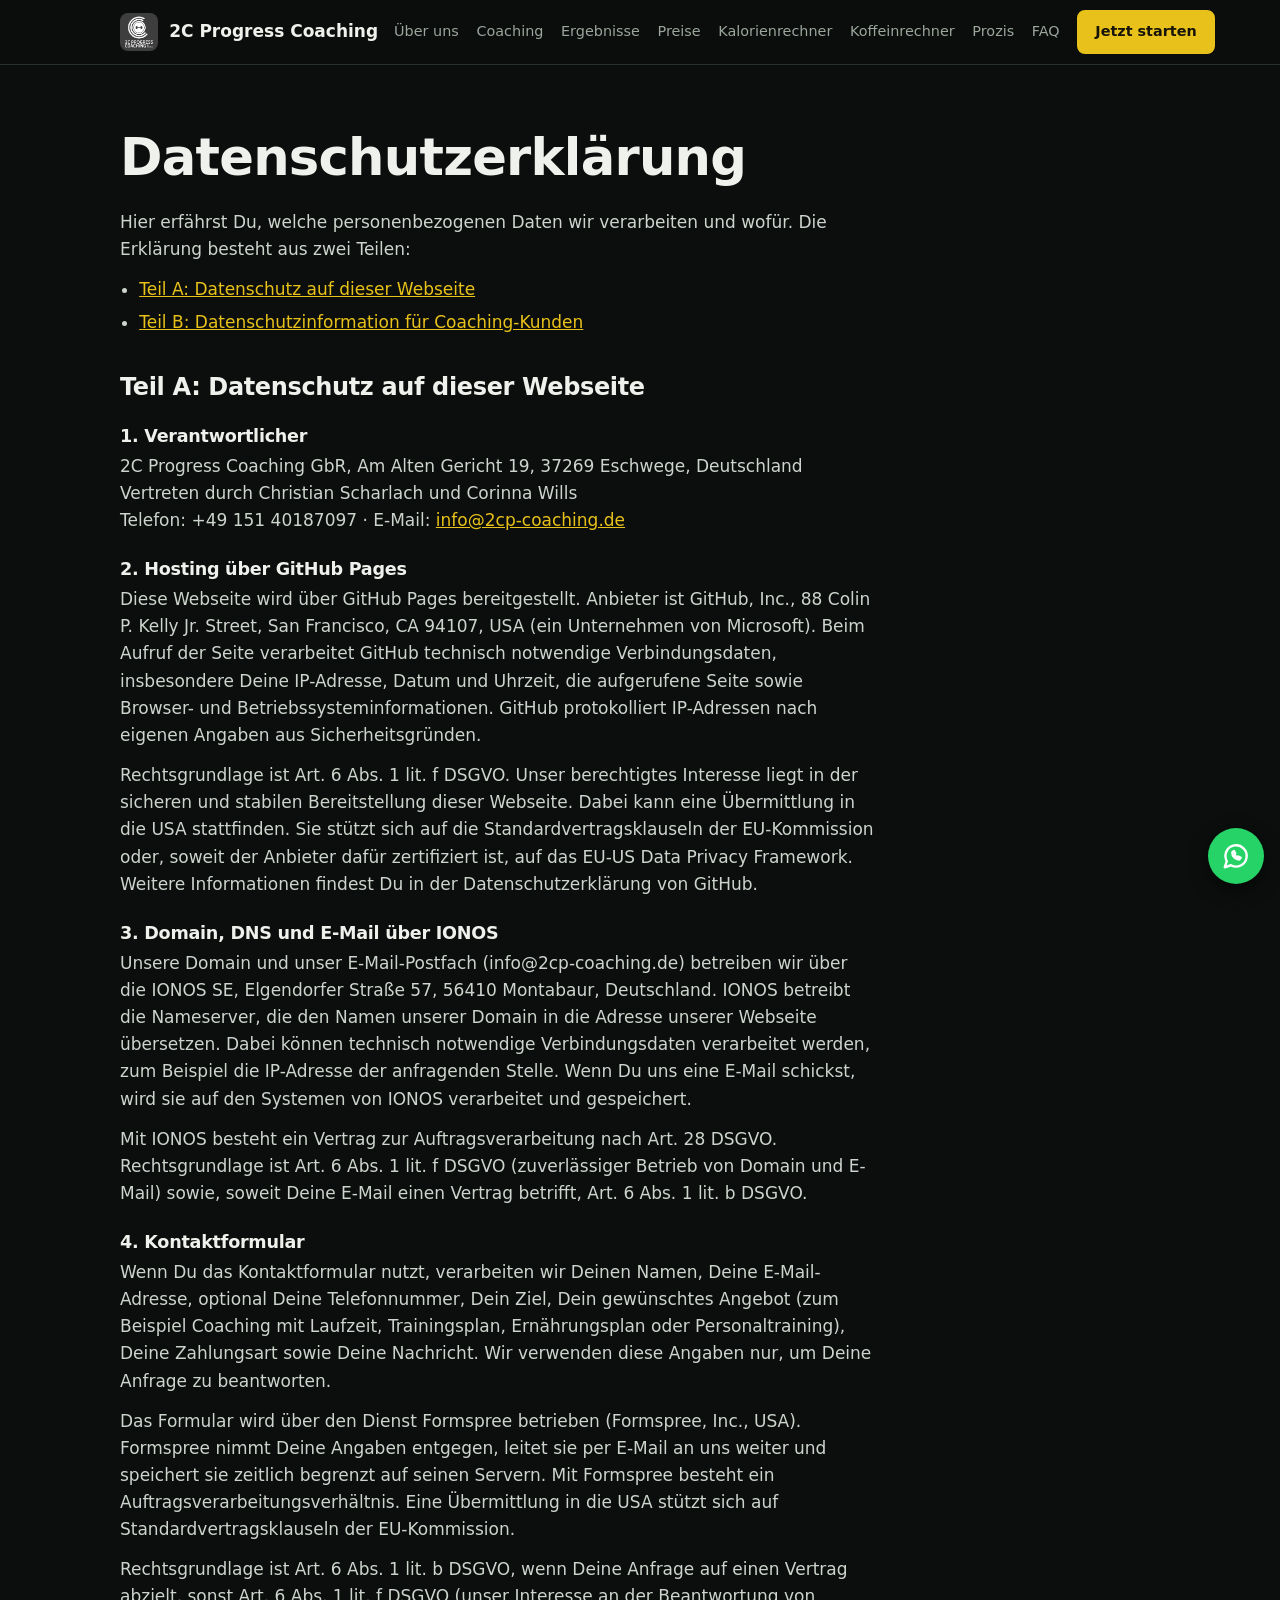
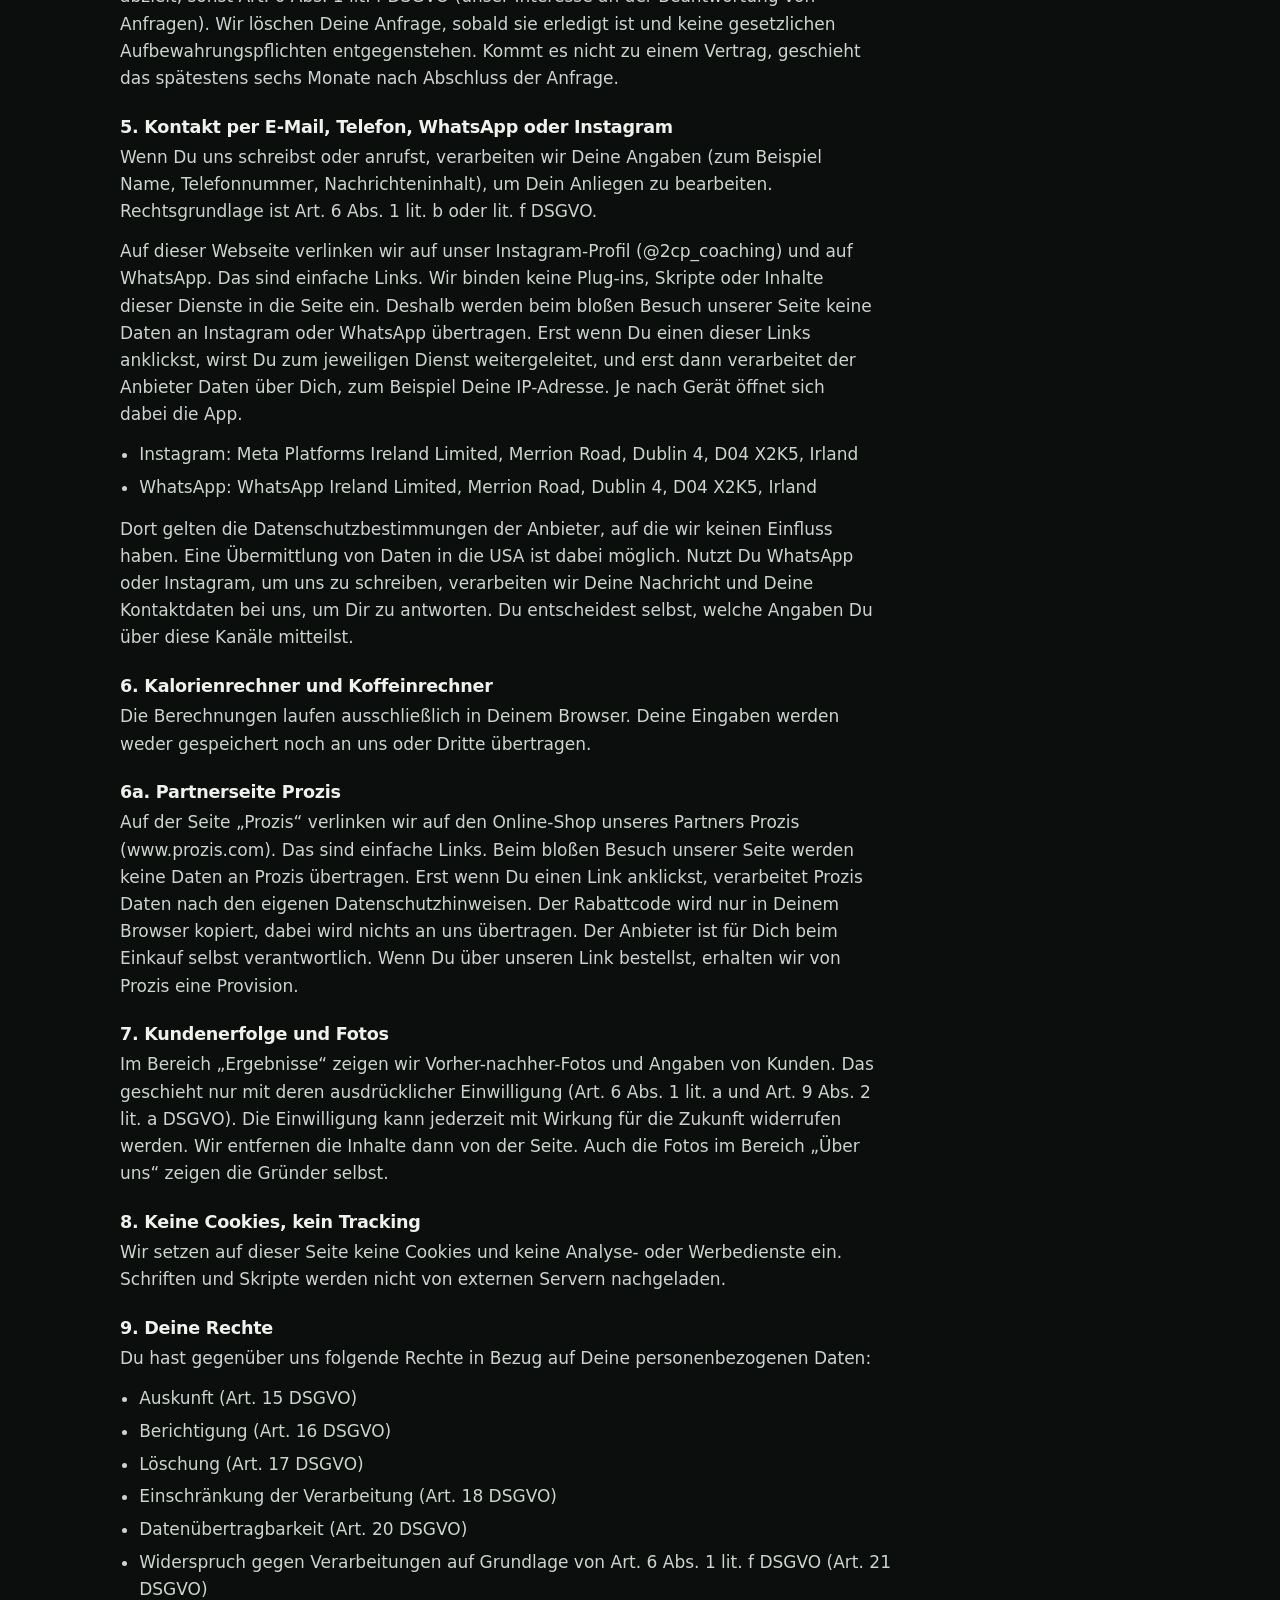
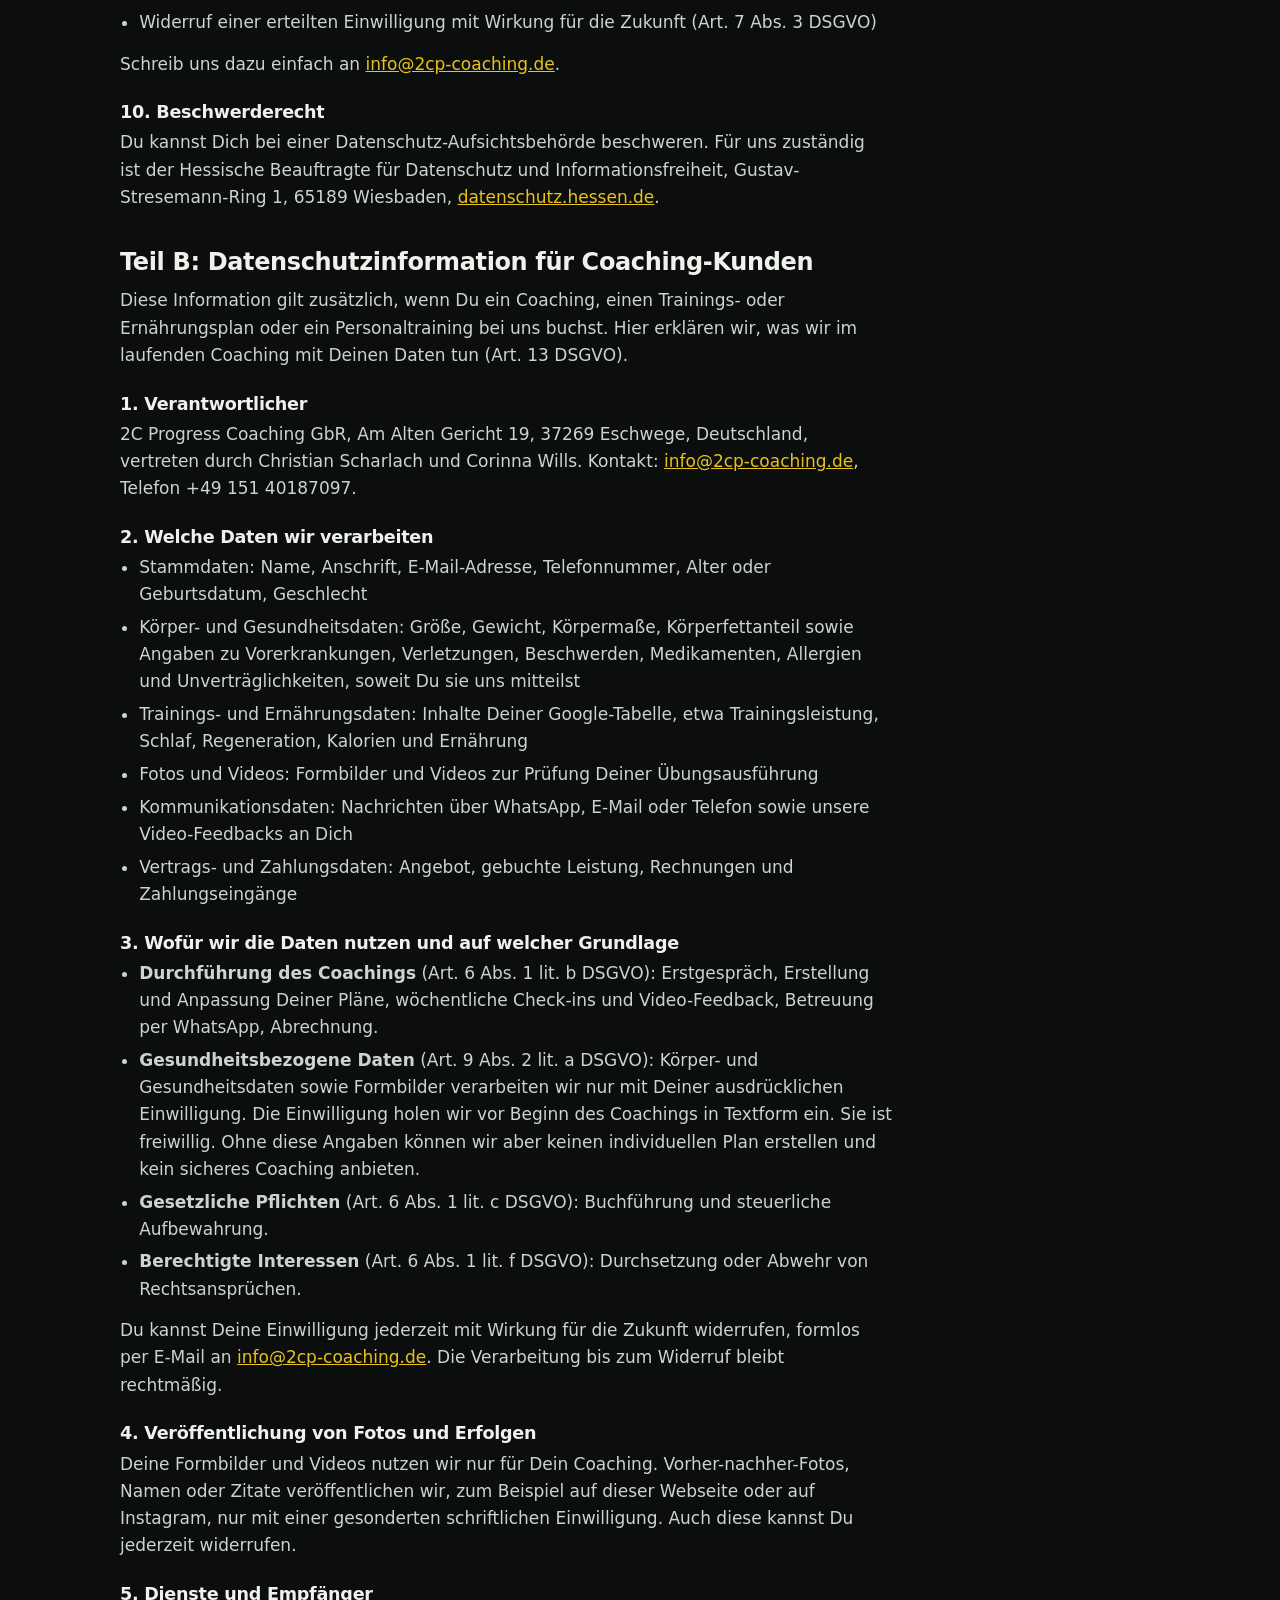
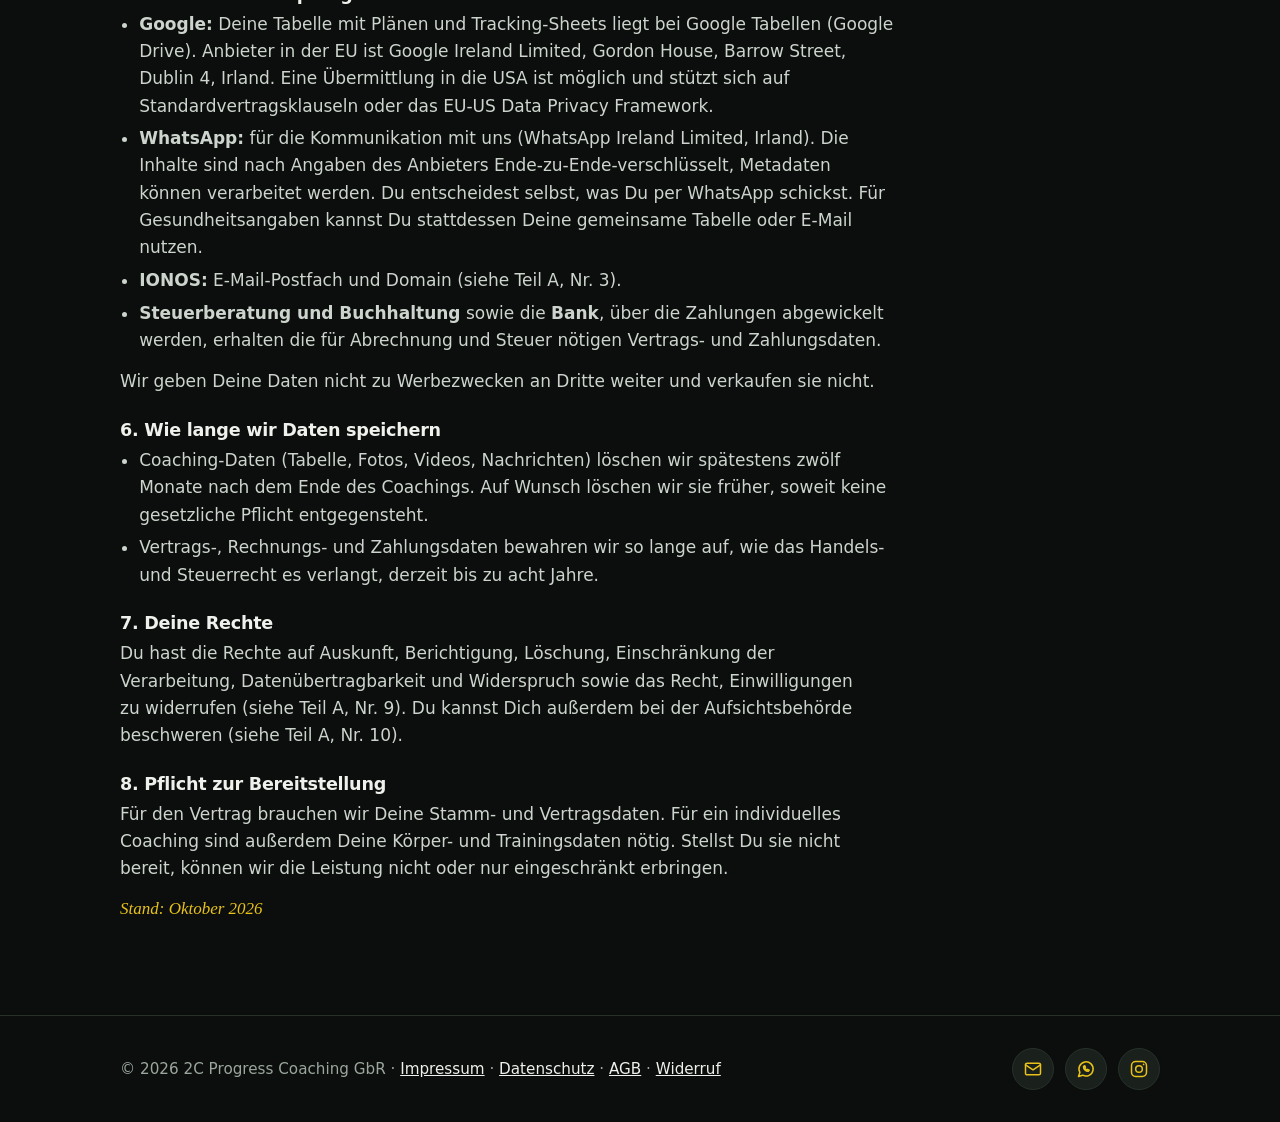
<file: datenschutz.html>
<!DOCTYPE html>
<html lang="de">
<head>
<meta charset="utf-8">
<meta name="viewport" content="width=device-width, initial-scale=1">
<title>Datenschutzerklärung – 2C Progress Coaching</title>
<meta name="description" content="Datenschutzerklärung der 2C Progress Coaching GbR, inklusive Datenschutzinformation für Coaching-Kunden.">
<link rel="canonical" href="https://www.2cp-coaching.com/datenschutz.html">
<meta name="theme-color" content="#0b0e0c">
<link rel="icon" href="logo.jpg">
<meta property="og:type" content="website">
<meta property="og:locale" content="de_DE">
<meta property="og:site_name" content="2C Progress Coaching">
<meta property="og:title" content="Datenschutzerklärung – 2C Progress Coaching">
<meta property="og:description" content="Datenschutzerklärung der 2C Progress Coaching GbR, inklusive Datenschutzinformation für Coaching-Kunden.">
<meta property="og:url" content="https://www.2cp-coaching.com/datenschutz.html">
<meta property="og:image" content="https://www.2cp-coaching.com/og-image.jpg">
<meta property="og:image:width" content="1200">
<meta property="og:image:height" content="630">
<meta property="og:image:alt" content="2C Progress Coaching – to see progress">
<meta name="twitter:card" content="summary_large_image">
<script>document.documentElement.classList.add('js')</script>
<link rel="stylesheet" href="style.css?v=20261103">
</head>
<body id="top">
<a class="skip" href="#content">Zum Inhalt springen</a>
<header>
  <div class="wrap">
    <a class="brand" href="index.html"><img src="logo.jpg" alt="Logo 2C Progress Coaching" width="38" height="38"><span>2C Progress Coaching</span></a>
    <button type="button" class="menu-btn" id="menu-btn" aria-expanded="false" aria-controls="nav" aria-label="Menü öffnen"><svg viewBox="0 0 24 24" aria-hidden="true"><path d="M4 7h16M4 12h16M4 17h16"/></svg></button>
    <nav id="nav" aria-label="Hauptnavigation">
      <a href="index.html#team">Über uns</a><a href="index.html#coaching">Coaching</a><a href="ergebnisse.html">Ergebnisse</a><a href="index.html#preise">Preise</a><a href="kalorienrechner.html">Kalorienrechner</a><a href="koffeinrechner.html">Koffeinrechner</a><a href="prozis.html">Prozis</a><a href="faq.html">FAQ</a>
      <a class="btn" href="index.html#preise">Jetzt starten</a>
    </nav>
  </div>
</header>
<main id="content">
<div class="legal"><div class="wrap">
<h1 class="pt">Datenschutzerklärung</h1>
<p>Hier erfährst Du, welche personenbezogenen Daten wir verarbeiten und wofür. Die Erklärung besteht aus zwei Teilen:</p>
<ul>
  <li><a href="#website">Teil A: Datenschutz auf dieser Webseite</a></li>
  <li><a href="#kunden">Teil B: Datenschutzinformation für Coaching-Kunden</a></li>
</ul>

<h2 id="website">Teil A: Datenschutz auf dieser Webseite</h2>

<h3>1. Verantwortlicher</h3>
<p>2C Progress Coaching GbR, Am Alten Gericht 19, 37269 Eschwege, Deutschland<br>Vertreten durch Christian Scharlach und Corinna Wills<br>Telefon: +49 151 40187097 · E-Mail: <a href="mailto:info@2cp-coaching.de">info@2cp-coaching.de</a></p>

<h3>2. Hosting über GitHub Pages</h3>
<p>Diese Webseite wird über GitHub Pages bereitgestellt. Anbieter ist GitHub, Inc., 88 Colin P. Kelly Jr. Street, San Francisco, CA 94107, USA (ein Unternehmen von Microsoft). Beim Aufruf der Seite verarbeitet GitHub technisch notwendige Verbindungsdaten, insbesondere Deine IP-Adresse, Datum und Uhrzeit, die aufgerufene Seite sowie Browser- und Betriebssysteminformationen. GitHub protokolliert IP-Adressen nach eigenen Angaben aus Sicherheitsgründen.</p>
<p>Rechtsgrundlage ist Art. 6 Abs. 1 lit. f DSGVO. Unser berechtigtes Interesse liegt in der sicheren und stabilen Bereitstellung dieser Webseite. Dabei kann eine Übermittlung in die USA stattfinden. Sie stützt sich auf die Standardvertragsklauseln der EU-Kommission oder, soweit der Anbieter dafür zertifiziert ist, auf das EU-US Data Privacy Framework. Weitere Informationen findest Du in der Datenschutzerklärung von GitHub.</p>

<h3>3. Domain, DNS und E-Mail über IONOS</h3>
<p>Unsere Domain und unser E-Mail-Postfach (info@2cp-coaching.de) betreiben wir über die IONOS SE, Elgendorfer Straße 57, 56410 Montabaur, Deutschland. IONOS betreibt die Nameserver, die den Namen unserer Domain in die Adresse unserer Webseite übersetzen. Dabei können technisch notwendige Verbindungsdaten verarbeitet werden, zum Beispiel die IP-Adresse der anfragenden Stelle. Wenn Du uns eine E-Mail schickst, wird sie auf den Systemen von IONOS verarbeitet und gespeichert.</p>
<p>Mit IONOS besteht ein Vertrag zur Auftragsverarbeitung nach Art. 28 DSGVO. Rechtsgrundlage ist Art. 6 Abs. 1 lit. f DSGVO (zuverlässiger Betrieb von Domain und E-Mail) sowie, soweit Deine E-Mail einen Vertrag betrifft, Art. 6 Abs. 1 lit. b DSGVO.</p>

<h3>4. Kontaktformular</h3>
<p>Wenn Du das Kontaktformular nutzt, verarbeiten wir Deinen Namen, Deine E-Mail-Adresse, optional Deine Telefonnummer, Dein Ziel, Dein gewünschtes Angebot (zum Beispiel Coaching mit Laufzeit, Trainingsplan, Ernährungsplan oder Personaltraining), Deine Zahlungsart sowie Deine Nachricht. Wir verwenden diese Angaben nur, um Deine Anfrage zu beantworten.</p>
<p>Das Formular wird über den Dienst Formspree betrieben (Formspree, Inc., USA). Formspree nimmt Deine Angaben entgegen, leitet sie per E-Mail an uns weiter und speichert sie zeitlich begrenzt auf seinen Servern. Mit Formspree besteht ein Auftragsverarbeitungsverhältnis. Eine Übermittlung in die USA stützt sich auf Standardvertragsklauseln der EU-Kommission.</p>
<p>Rechtsgrundlage ist Art. 6 Abs. 1 lit. b DSGVO, wenn Deine Anfrage auf einen Vertrag abzielt, sonst Art. 6 Abs. 1 lit. f DSGVO (unser Interesse an der Beantwortung von Anfragen). Wir löschen Deine Anfrage, sobald sie erledigt ist und keine gesetzlichen Aufbewahrungspflichten entgegenstehen. Kommt es nicht zu einem Vertrag, geschieht das spätestens sechs Monate nach Abschluss der Anfrage.</p>

<h3>5. Kontakt per E-Mail, Telefon, WhatsApp oder Instagram</h3>
<p>Wenn Du uns schreibst oder anrufst, verarbeiten wir Deine Angaben (zum Beispiel Name, Telefonnummer, Nachrichteninhalt), um Dein Anliegen zu bearbeiten. Rechtsgrundlage ist Art. 6 Abs. 1 lit. b oder lit. f DSGVO.</p>
<p>Auf dieser Webseite verlinken wir auf unser Instagram-Profil (@2cp_coaching) und auf WhatsApp. Das sind einfache Links. Wir binden keine Plug-ins, Skripte oder Inhalte dieser Dienste in die Seite ein. Deshalb werden beim bloßen Besuch unserer Seite keine Daten an Instagram oder WhatsApp übertragen. Erst wenn Du einen dieser Links anklickst, wirst Du zum jeweiligen Dienst weitergeleitet, und erst dann verarbeitet der Anbieter Daten über Dich, zum Beispiel Deine IP-Adresse. Je nach Gerät öffnet sich dabei die App.</p>
<ul>
  <li>Instagram: Meta Platforms Ireland Limited, Merrion Road, Dublin 4, D04 X2K5, Irland</li>
  <li>WhatsApp: WhatsApp Ireland Limited, Merrion Road, Dublin 4, D04 X2K5, Irland</li>
</ul>
<p>Dort gelten die Datenschutzbestimmungen der Anbieter, auf die wir keinen Einfluss haben. Eine Übermittlung von Daten in die USA ist dabei möglich. Nutzt Du WhatsApp oder Instagram, um uns zu schreiben, verarbeiten wir Deine Nachricht und Deine Kontaktdaten bei uns, um Dir zu antworten. Du entscheidest selbst, welche Angaben Du über diese Kanäle mitteilst.</p>

<h3>6. Kalorienrechner und Koffeinrechner</h3>
<p>Die Berechnungen laufen ausschließlich in Deinem Browser. Deine Eingaben werden weder gespeichert noch an uns oder Dritte übertragen.</p>

<h3>6a. Partnerseite Prozis</h3>
<p>Auf der Seite „Prozis“ verlinken wir auf den Online-Shop unseres Partners Prozis (www.prozis.com). Das sind einfache Links. Beim bloßen Besuch unserer Seite werden keine Daten an Prozis übertragen. Erst wenn Du einen Link anklickst, verarbeitet Prozis Daten nach den eigenen Datenschutzhinweisen. Der Rabattcode wird nur in Deinem Browser kopiert, dabei wird nichts an uns übertragen. Der Anbieter ist für Dich beim Einkauf selbst verantwortlich. Wenn Du über unseren Link bestellst, erhalten wir von Prozis eine Provision.</p>

<h3>7. Kundenerfolge und Fotos</h3>
<p>Im Bereich „Ergebnisse“ zeigen wir Vorher-nachher-Fotos und Angaben von Kunden. Das geschieht nur mit deren ausdrücklicher Einwilligung (Art. 6 Abs. 1 lit. a und Art. 9 Abs. 2 lit. a DSGVO). Die Einwilligung kann jederzeit mit Wirkung für die Zukunft widerrufen werden. Wir entfernen die Inhalte dann von der Seite. Auch die Fotos im Bereich „Über uns“ zeigen die Gründer selbst.</p>

<h3>8. Keine Cookies, kein Tracking</h3>
<p>Wir setzen auf dieser Seite keine Cookies und keine Analyse- oder Werbedienste ein. Schriften und Skripte werden nicht von externen Servern nachgeladen.</p>

<h3>9. Deine Rechte</h3>
<p>Du hast gegenüber uns folgende Rechte in Bezug auf Deine personenbezogenen Daten:</p>
<ul>
  <li>Auskunft (Art. 15 DSGVO)</li>
  <li>Berichtigung (Art. 16 DSGVO)</li>
  <li>Löschung (Art. 17 DSGVO)</li>
  <li>Einschränkung der Verarbeitung (Art. 18 DSGVO)</li>
  <li>Datenübertragbarkeit (Art. 20 DSGVO)</li>
  <li>Widerspruch gegen Verarbeitungen auf Grundlage von Art. 6 Abs. 1 lit. f DSGVO (Art. 21 DSGVO)</li>
  <li>Widerruf einer erteilten Einwilligung mit Wirkung für die Zukunft (Art. 7 Abs. 3 DSGVO)</li>
</ul>
<p>Schreib uns dazu einfach an <a href="mailto:info@2cp-coaching.de">info@2cp-coaching.de</a>.</p>

<h3>10. Beschwerderecht</h3>
<p>Du kannst Dich bei einer Datenschutz-Aufsichtsbehörde beschweren. Für uns zuständig ist der Hessische Beauftragte für Datenschutz und Informationsfreiheit, Gustav-Stresemann-Ring 1, 65189 Wiesbaden, <a href="https://datenschutz.hessen.de" rel="noopener">datenschutz.hessen.de</a>.</p>

<h2 id="kunden">Teil B: Datenschutzinformation für Coaching-Kunden</h2>
<p>Diese Information gilt zusätzlich, wenn Du ein Coaching, einen Trainings- oder Ernährungsplan oder ein Personaltraining bei uns buchst. Hier erklären wir, was wir im laufenden Coaching mit Deinen Daten tun (Art. 13 DSGVO).</p>

<h3>1. Verantwortlicher</h3>
<p>2C Progress Coaching GbR, Am Alten Gericht 19, 37269 Eschwege, Deutschland, vertreten durch Christian Scharlach und Corinna Wills. Kontakt: <a href="mailto:info@2cp-coaching.de">info@2cp-coaching.de</a>, Telefon +49 151 40187097.</p>

<h3>2. Welche Daten wir verarbeiten</h3>
<ul>
  <li>Stammdaten: Name, Anschrift, E-Mail-Adresse, Telefonnummer, Alter oder Geburtsdatum, Geschlecht</li>
  <li>Körper- und Gesundheitsdaten: Größe, Gewicht, Körpermaße, Körperfettanteil sowie Angaben zu Vorerkrankungen, Verletzungen, Beschwerden, Medikamenten, Allergien und Unverträglichkeiten, soweit Du sie uns mitteilst</li>
  <li>Trainings- und Ernährungsdaten: Inhalte Deiner Google-Tabelle, etwa Trainingsleistung, Schlaf, Regeneration, Kalorien und Ernährung</li>
  <li>Fotos und Videos: Formbilder und Videos zur Prüfung Deiner Übungsausführung</li>
  <li>Kommunikationsdaten: Nachrichten über WhatsApp, E-Mail oder Telefon sowie unsere Video-Feedbacks an Dich</li>
  <li>Vertrags- und Zahlungsdaten: Angebot, gebuchte Leistung, Rechnungen und Zahlungseingänge</li>
</ul>

<h3>3. Wofür wir die Daten nutzen und auf welcher Grundlage</h3>
<ul>
  <li><strong>Durchführung des Coachings</strong> (Art. 6 Abs. 1 lit. b DSGVO): Erstgespräch, Erstellung und Anpassung Deiner Pläne, wöchentliche Check-ins und Video-Feedback, Betreuung per WhatsApp, Abrechnung.</li>
  <li><strong>Gesundheitsbezogene Daten</strong> (Art. 9 Abs. 2 lit. a DSGVO): Körper- und Gesundheitsdaten sowie Formbilder verarbeiten wir nur mit Deiner ausdrücklichen Einwilligung. Die Einwilligung holen wir vor Beginn des Coachings in Textform ein. Sie ist freiwillig. Ohne diese Angaben können wir aber keinen individuellen Plan erstellen und kein sicheres Coaching anbieten.</li>
  <li><strong>Gesetzliche Pflichten</strong> (Art. 6 Abs. 1 lit. c DSGVO): Buchführung und steuerliche Aufbewahrung.</li>
  <li><strong>Berechtigte Interessen</strong> (Art. 6 Abs. 1 lit. f DSGVO): Durchsetzung oder Abwehr von Rechtsansprüchen.</li>
</ul>
<p>Du kannst Deine Einwilligung jederzeit mit Wirkung für die Zukunft widerrufen, formlos per E-Mail an <a href="mailto:info@2cp-coaching.de">info@2cp-coaching.de</a>. Die Verarbeitung bis zum Widerruf bleibt rechtmäßig.</p>

<h3>4. Veröffentlichung von Fotos und Erfolgen</h3>
<p>Deine Formbilder und Videos nutzen wir nur für Dein Coaching. Vorher-nachher-Fotos, Namen oder Zitate veröffentlichen wir, zum Beispiel auf dieser Webseite oder auf Instagram, nur mit einer gesonderten schriftlichen Einwilligung. Auch diese kannst Du jederzeit widerrufen.</p>

<h3>5. Dienste und Empfänger</h3>
<ul>
  <li><strong>Google:</strong> Deine Tabelle mit Plänen und Tracking-Sheets liegt bei Google Tabellen (Google Drive). Anbieter in der EU ist Google Ireland Limited, Gordon House, Barrow Street, Dublin 4, Irland. Eine Übermittlung in die USA ist möglich und stützt sich auf Standardvertragsklauseln oder das EU-US Data Privacy Framework.</li>
  <li><strong>WhatsApp:</strong> für die Kommunikation mit uns (WhatsApp Ireland Limited, Irland). Die Inhalte sind nach Angaben des Anbieters Ende-zu-Ende-verschlüsselt, Metadaten können verarbeitet werden. Du entscheidest selbst, was Du per WhatsApp schickst. Für Gesundheitsangaben kannst Du stattdessen Deine gemeinsame Tabelle oder E-Mail nutzen.</li>
  <li><strong>IONOS:</strong> E-Mail-Postfach und Domain (siehe Teil A, Nr. 3).</li>
  <li><strong>Steuerberatung und Buchhaltung</strong> sowie die <strong>Bank</strong>, über die Zahlungen abgewickelt werden, erhalten die für Abrechnung und Steuer nötigen Vertrags- und Zahlungsdaten.</li>
</ul>
<p>Wir geben Deine Daten nicht zu Werbezwecken an Dritte weiter und verkaufen sie nicht.</p>

<h3>6. Wie lange wir Daten speichern</h3>
<ul>
  <li>Coaching-Daten (Tabelle, Fotos, Videos, Nachrichten) löschen wir spätestens zwölf Monate nach dem Ende des Coachings. Auf Wunsch löschen wir sie früher, soweit keine gesetzliche Pflicht entgegensteht.</li>
  <li>Vertrags-, Rechnungs- und Zahlungsdaten bewahren wir so lange auf, wie das Handels- und Steuerrecht es verlangt, derzeit bis zu acht Jahre.</li>
</ul>

<h3>7. Deine Rechte</h3>
<p>Du hast die Rechte auf Auskunft, Berichtigung, Löschung, Einschränkung der Verarbeitung, Datenübertragbarkeit und Widerspruch sowie das Recht, Einwilligungen zu widerrufen (siehe Teil A, Nr. 9). Du kannst Dich außerdem bei der Aufsichtsbehörde beschweren (siehe Teil A, Nr. 10).</p>

<h3>8. Pflicht zur Bereitstellung</h3>
<p>Für den Vertrag brauchen wir Deine Stamm- und Vertragsdaten. Für ein individuelles Coaching sind außerdem Deine Körper- und Trainingsdaten nötig. Stellst Du sie nicht bereit, können wir die Leistung nicht oder nur eingeschränkt erbringen.</p>

<p><em>Stand: Oktober 2026</em></p>
</div></div>
</main>
<footer>
  <div class="wrap foot">
    <div>© 2026 2C Progress Coaching GbR · <a href="impressum.html">Impressum</a> · <a href="datenschutz.html">Datenschutz</a> · <a href="agb.html">AGB</a> · <a href="widerruf.html">Widerruf</a></div>
    <div class="icons sm"><a href="mailto:info@2cp-coaching.de" aria-label="E-Mail an 2C Progress Coaching schreiben" title="E-Mail"><svg viewBox="0 0 24 24" aria-hidden="true"><rect x="3" y="5" width="18" height="14" rx="2"/><path d="m3 7 9 6 9-6"/></svg></a><a href="https://wa.me/4915140187097" aria-label="Per WhatsApp schreiben" title="WhatsApp" rel="noopener"><svg viewBox="0 0 24 24" aria-hidden="true"><path d="M3 21l1.65-4.9A8.5 8.5 0 1 1 8 19.4L3 21z"/><path d="M9 9.2c0 3 2.6 5.6 5.6 5.6l1.2-1.4-2-1-.8.7c-1-.4-1.9-1.3-2.3-2.3l.7-.8-1-2L9 9.2z"/></svg></a><a href="https://www.instagram.com/2cp_coaching" aria-label="2C Progress Coaching auf Instagram" title="Instagram" rel="noopener"><svg viewBox="0 0 24 24" aria-hidden="true"><rect x="3" y="3" width="18" height="18" rx="5"/><circle cx="12" cy="12" r="4"/><circle cx="17.5" cy="6.5" r="1" fill="currentColor" stroke="none"/></svg></a></div>
  </div>
</footer>
<a class="wa-float" href="https://wa.me/4915140187097" rel="noopener" aria-label="Per WhatsApp schreiben" title="WhatsApp"><svg viewBox="0 0 24 24" aria-hidden="true"><path d="M3 21l1.65-4.9A8.5 8.5 0 1 1 8 19.4L3 21z"/><path d="M9 9.2c0 3 2.6 5.6 5.6 5.6l1.2-1.4-2-1-.8.7c-1-.4-1.9-1.3-2.3-2.3l.7-.8-1-2L9 9.2z"/></svg></a>
<div class="cta-bar"><a class="btn" href="index.html#kontakt">Unverbindliches Erstgespräch</a></div>
<script src="site.js?v=20261103" defer></script>
</body>
</html>
</file>
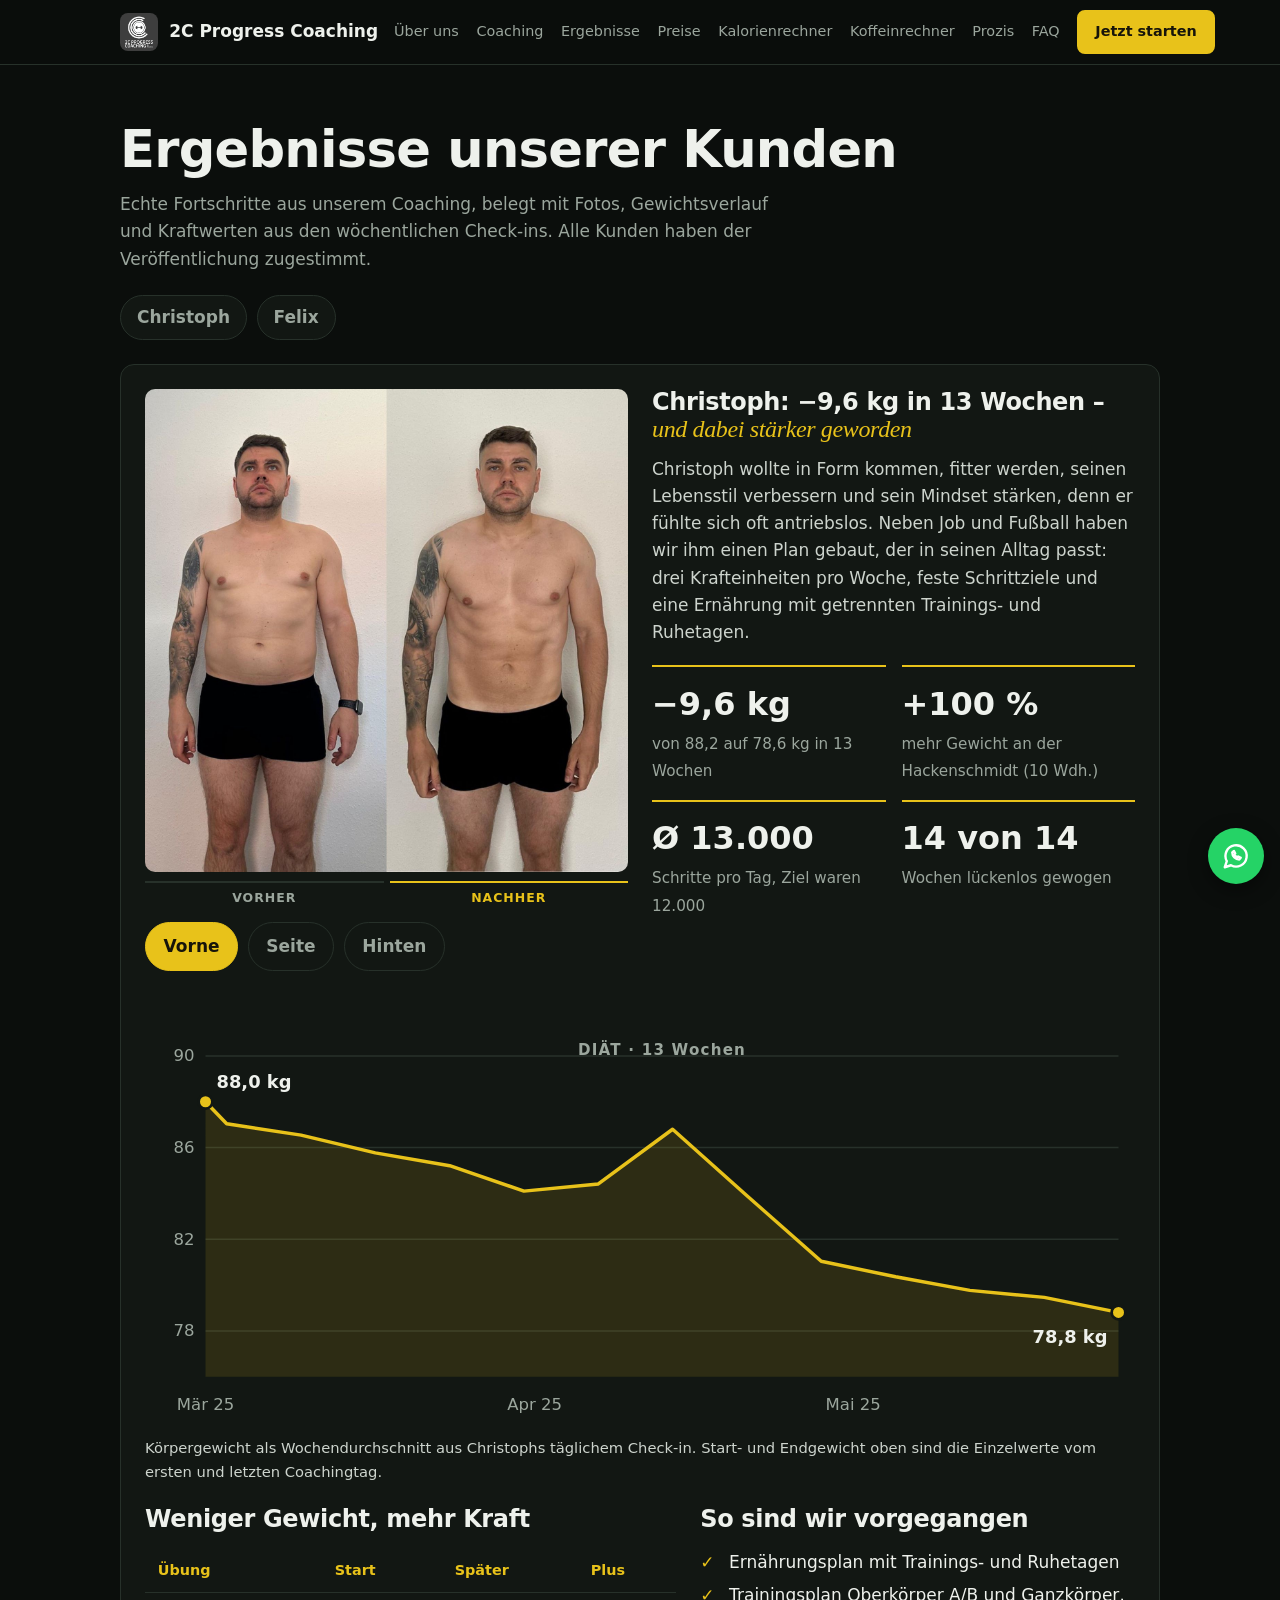
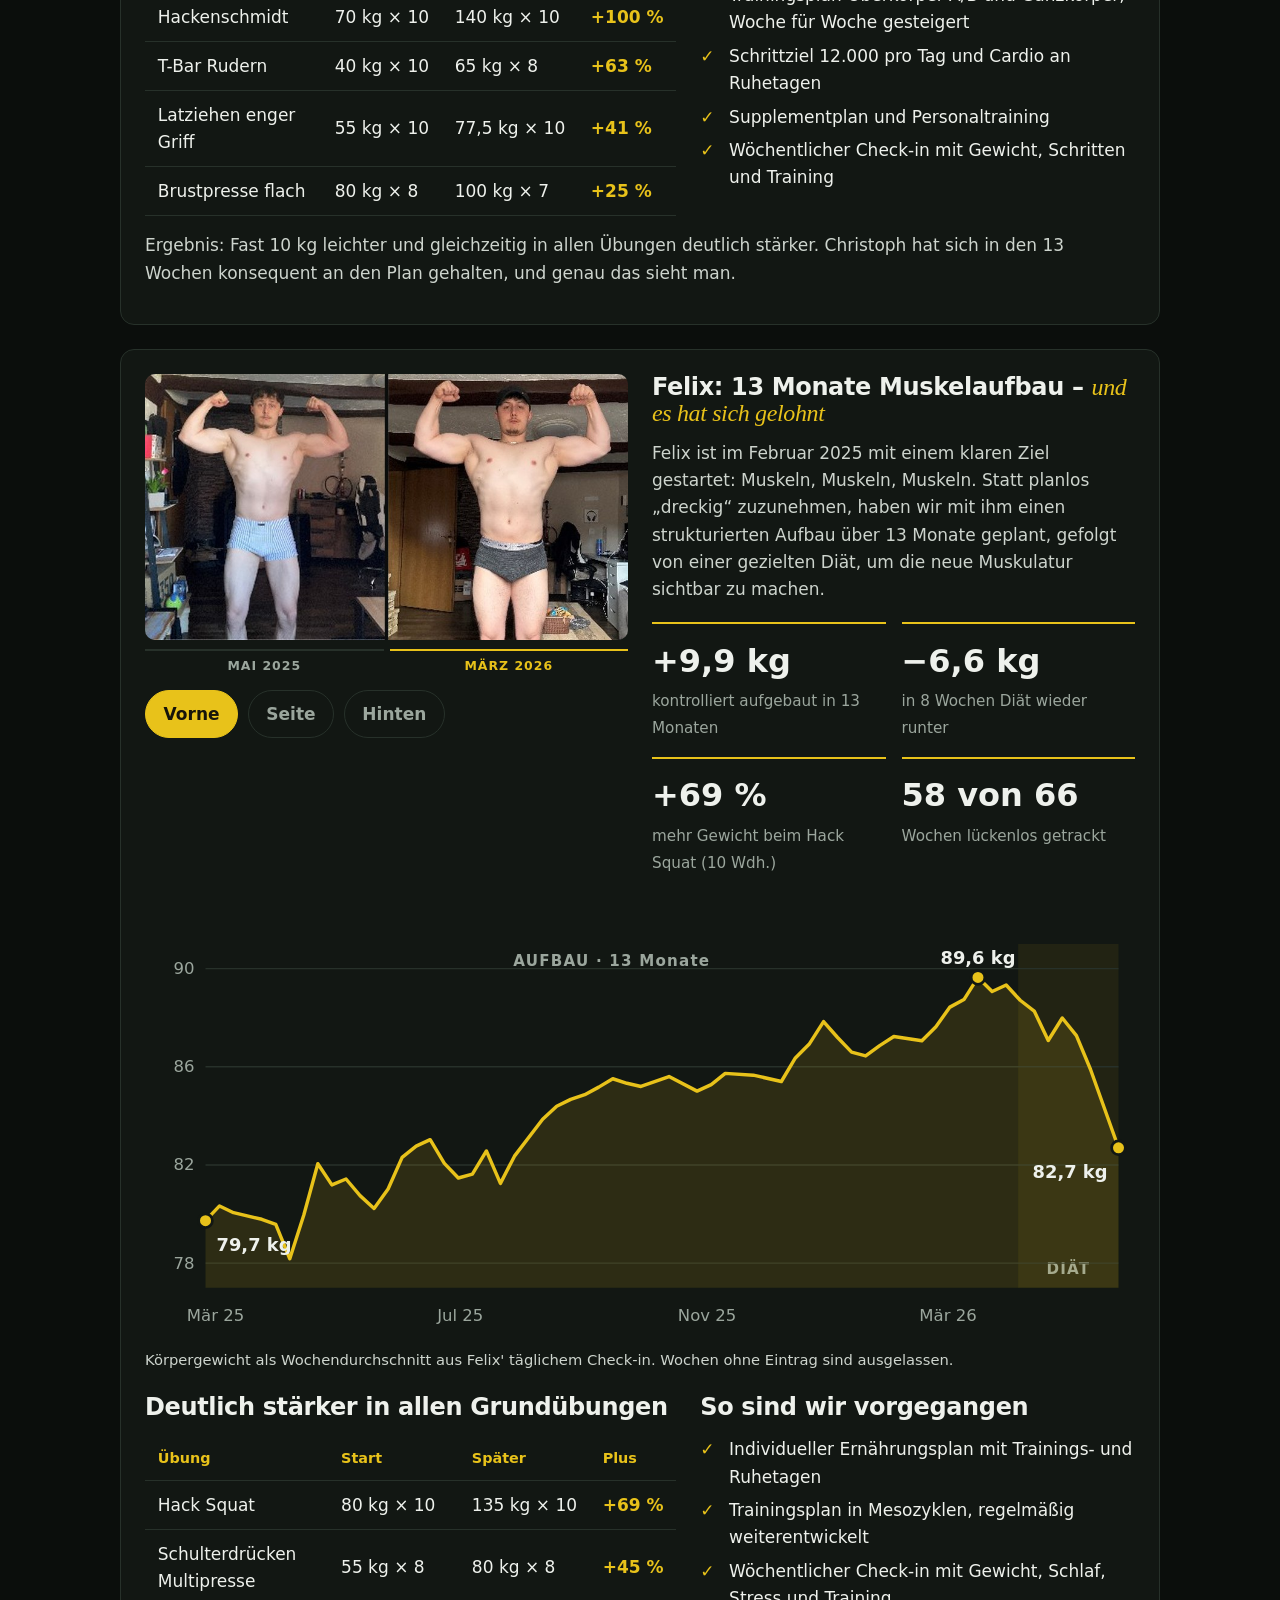
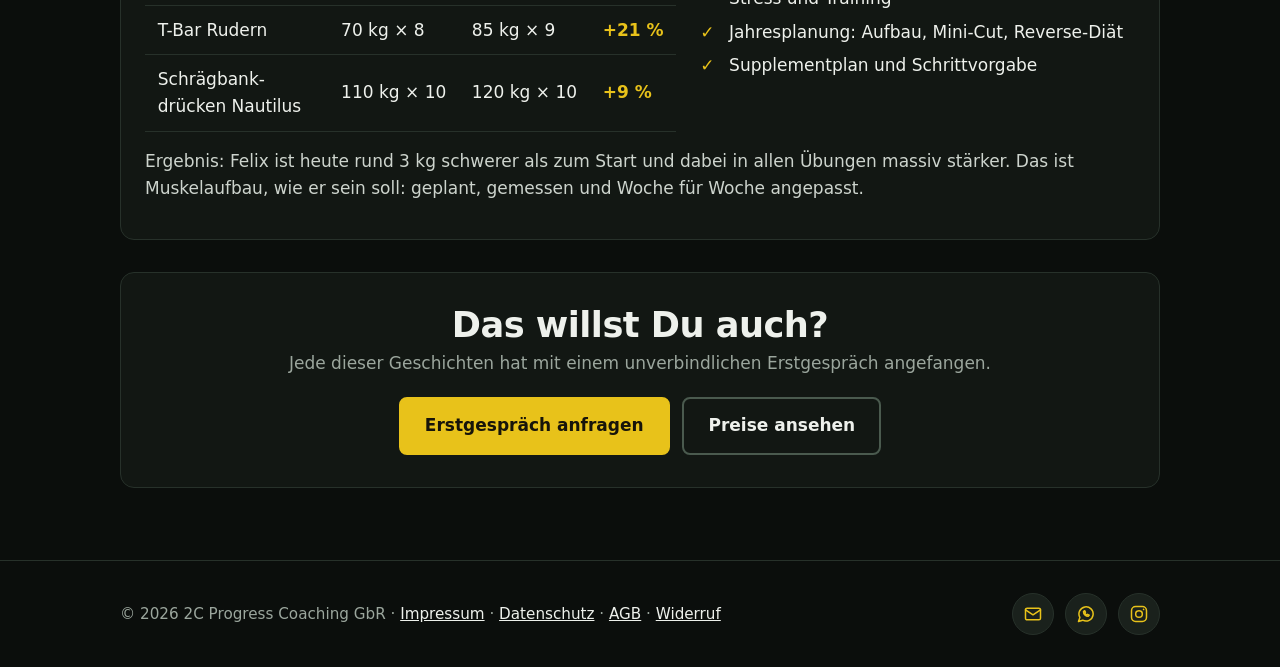
<file: ergebnisse.html>
<!DOCTYPE html>
<html lang="de">
<head>
<meta charset="utf-8">
<meta name="viewport" content="width=device-width, initial-scale=1">
<title>Ergebnisse unserer Kunden – Vorher-nachher | 2C Progress Coaching</title>
<meta name="description" content="Echte Ergebnisse aus unserem Online-Coaching: Vorher-nachher-Bilder, Gewichtsverlauf und Kraftwerte unserer Kunden.">
<link rel="canonical" href="https://www.2cp-coaching.com/ergebnisse.html">
<meta name="theme-color" content="#0b0e0c">
<link rel="icon" href="logo.jpg">
<meta property="og:type" content="website">
<meta property="og:locale" content="de_DE">
<meta property="og:site_name" content="2C Progress Coaching">
<meta property="og:title" content="Ergebnisse unserer Kunden – Vorher-nachher | 2C Progress Coaching">
<meta property="og:description" content="Echte Ergebnisse aus unserem Online-Coaching: Vorher-nachher-Bilder, Gewichtsverlauf und Kraftwerte unserer Kunden.">
<meta property="og:url" content="https://www.2cp-coaching.com/ergebnisse.html">
<meta property="og:image" content="https://www.2cp-coaching.com/og-image.jpg">
<meta property="og:image:width" content="1200">
<meta property="og:image:height" content="630">
<meta property="og:image:alt" content="2C Progress Coaching – to see progress">
<meta name="twitter:card" content="summary_large_image">
<script>document.documentElement.classList.add('js')</script>
<link rel="stylesheet" href="style.css?v=20261103">
</head>
<body id="top">
<a class="skip" href="#content">Zum Inhalt springen</a>
<header>
  <div class="wrap">
    <a class="brand" href="index.html"><img src="logo.jpg" alt="Logo 2C Progress Coaching" width="38" height="38"><span>2C Progress Coaching</span></a>
    <button type="button" class="menu-btn" id="menu-btn" aria-expanded="false" aria-controls="nav" aria-label="Menü öffnen"><svg viewBox="0 0 24 24" aria-hidden="true"><path d="M4 7h16M4 12h16M4 17h16"/></svg></button>
    <nav id="nav" aria-label="Hauptnavigation">
      <a href="index.html#team">Über uns</a><a href="index.html#coaching">Coaching</a><a href="ergebnisse.html">Ergebnisse</a><a href="index.html#preise">Preise</a><a href="kalorienrechner.html">Kalorienrechner</a><a href="koffeinrechner.html">Koffeinrechner</a><a href="prozis.html">Prozis</a><a href="faq.html">FAQ</a>
      <a class="btn" href="index.html#preise">Jetzt starten</a>
    </nav>
  </div>
</header>
<main id="content">
<div class="pagehead"><div class="wrap">
  <h1>Ergebnisse unserer Kunden</h1>
  <p class="lead">Echte Fortschritte aus unserem Coaching, belegt mit Fotos, Gewichtsverlauf und Kraftwerten aus den wöchentlichen Check-ins. Alle Kunden haben der Veröffentlichung zugestimmt.</p>
  <div class="jump" role="navigation" aria-label="Zu einer Geschichte springen"><a href="#christoph">Christoph</a><a href="#felix">Felix</a></div>
</div></div>
<section class="results">
    <div class="wrap">
      <article class="res-card" id="christoph">
        <div class="res-media">
        <div class="res-img">
          <img class="on" src="images/kunde1-vorne.jpg" width="1400" height="1400" alt="Christoph von vorne: links vor dem Coaching, rechts nach 13 Wochen">
          <img loading="lazy" src="images/kunde1-seite.jpg" width="1400" height="1400" alt="Christoph von der Seite: links vor dem Coaching, rechts nach 13 Wochen">
          <img loading="lazy" src="images/kunde1-hinten.jpg" width="1400" height="1400" alt="Christoph von hinten: links vor dem Coaching, rechts nach 13 Wochen">
        </div>
        <div class="ba"><span>Vorher</span><span>Nachher</span></div>
        <div class="tabs" role="group" aria-label="Ansicht wählen">
          <button type="button" aria-pressed="true">Vorne</button>
          <button type="button" aria-pressed="false">Seite</button>
          <button type="button" aria-pressed="false">Hinten</button>
        </div>
        </div>
        <div class="res-text fc-intro">
          <h3>Christoph: −9,6 kg in 13 Wochen – <em>und dabei stärker geworden</em></h3>
          <p>Christoph wollte in Form kommen, fitter werden, seinen Lebensstil verbessern und sein Mindset stärken, denn er fühlte sich oft antriebslos. Neben Job und Fußball haben wir ihm einen Plan gebaut, der in seinen Alltag passt: drei Krafteinheiten pro Woche, feste Schrittziele und eine Ernährung mit getrennten Trainings- und Ruhetagen.</p>
          <div class="stats">
            <div><b>−9,6 kg</b><span>von 88,2 auf 78,6 kg in 13 Wochen</span></div>
            <div><b>+100 %</b><span>mehr Gewicht an der Hackenschmidt (10 Wdh.)</span></div>
            <div><b>Ø 13.000</b><span>Schritte pro Tag, Ziel waren 12.000</span></div>
            <div><b>14 von 14</b><span>Wochen lückenlos gewogen</span></div>
          </div>
        </div>
        <div class="res-text fc">
          <div class="fc-chart">
            <svg viewBox="0 0 720 300" role="img" aria-labelledby="cv-t cv-d" data-points='[["01.03.25",88.0,44.0,66.0],["03.03.25",87.04,59.4,82.0],["10.03.25",86.54,113.5,90.3],["17.03.25",85.77,167.5,103.2],["24.03.25",85.21,221.6,112.5],["31.03.25",84.1,275.6,131.0],["07.04.25",84.41,329.7,125.8],["14.04.25",86.8,383.7,86.0],["21.04.25",83.9,437.8,134.3],["28.04.25",81.04,491.8,182.0],["05.05.25",80.36,545.9,193.3],["12.05.25",79.77,599.9,203.2],["19.05.25",79.46,654.0,208.3],["26.05.25",78.81,708.0,219.2]]'><title id="cv-t">Körpergewicht von Christoph, Wochendurchschnitt</title><desc id="cv-d">Von 88 kg Anfang März 2025 auf 78,8 kg Ende Mai 2025 im Wochendurchschnitt.</desc><text class="fc-p" x="376.0" y="32" text-anchor="middle">DIÄT · 13 Wochen</text><line class="fc-grid" x1="44" x2="708" y1="232.7" y2="232.7"/><text class="fc-t" x="36" y="236.7" text-anchor="end">78</text><line class="fc-grid" x1="44" x2="708" y1="166.0" y2="166.0"/><text class="fc-t" x="36" y="170.0" text-anchor="end">82</text><line class="fc-grid" x1="44" x2="708" y1="99.3" y2="99.3"/><text class="fc-t" x="36" y="103.3" text-anchor="end">86</text><line class="fc-grid" x1="44" x2="708" y1="32.7" y2="32.7"/><text class="fc-t" x="36" y="36.7" text-anchor="end">90</text><text class="fc-t" x="44.0" y="290" text-anchor="middle">Mär 25</text><text class="fc-t" x="283.3" y="290" text-anchor="middle">Apr 25</text><text class="fc-t" x="515.0" y="290" text-anchor="middle">Mai 25</text><polygon class="fc-area" points="44.0,266.0 44.0,66.0 59.4,82.0 113.5,90.3 167.5,103.2 221.6,112.5 275.6,131.0 329.7,125.8 383.7,86.0 437.8,134.3 491.8,182.0 545.9,193.3 599.9,203.2 654.0,208.3 708.0,219.2 708.0,266.0"/><polyline class="fc-line" points="44.0,66.0 59.4,82.0 113.5,90.3 167.5,103.2 221.6,112.5 275.6,131.0 329.7,125.8 383.7,86.0 437.8,134.3 491.8,182.0 545.9,193.3 599.9,203.2 654.0,208.3 708.0,219.2"/><circle class="fc-dot" cx="44.0" cy="66.0" r="5"/><text class="fc-l" x="52.0" y="56.0">88,0 kg</text><circle class="fc-dot" cx="708.0" cy="219.2" r="5"/><text class="fc-l" x="700.0" y="241.2" text-anchor="end">78,8 kg</text><line class="fc-x" x1="0" x2="0" y1="16" y2="266" hidden/><circle class="fc-hov" r="6" hidden/><rect class="fc-hit" x="44" y="16" width="664" height="250" fill="transparent"/></svg>
            <div class="fc-tip" hidden></div>
          </div>
          <p class="note">Körpergewicht als Wochendurchschnitt aus Christophs täglichem Check-in. Start- und Endgewicht oben sind die Einzelwerte vom ersten und letzten Coachingtag.</p>
          <div class="fc-cols">
            <div>
              <h3>Weniger Gewicht, mehr Kraft</h3>
              <div class="tbl"><table>
                <thead><tr><th>Übung</th><th>Start</th><th>Später</th><th>Plus</th></tr></thead>
                <tbody>
                  <tr><td>Hacken&shy;schmidt</td><td>70 kg <span class="rep">× 10</span></td><td>140 kg <span class="rep">× 10</span></td><td>+100 %</td></tr>
                  <tr><td>T-Bar Rudern</td><td>40 kg <span class="rep">× 10</span></td><td>65 kg <span class="rep">× 8</span></td><td>+63 %</td></tr>
                  <tr><td>Latziehen enger Griff</td><td>55 kg <span class="rep">× 10</span></td><td>77,5 kg <span class="rep">× 10</span></td><td>+41 %</td></tr>
                  <tr><td>Brustpresse flach</td><td>80 kg <span class="rep">× 8</span></td><td>100 kg <span class="rep">× 7</span></td><td>+25 %</td></tr>
                </tbody>
              </table></div>
            </div>
            <div>
              <h3>So sind wir vorgegangen</h3>
              <ul class="ticks">
                <li>Ernährungsplan mit Trainings- und Ruhetagen</li>
                <li>Trainingsplan Oberkörper A/B und Ganzkörper, Woche für Woche gesteigert</li>
                <li>Schrittziel 12.000 pro Tag und Cardio an Ruhetagen</li>
                <li>Supplementplan und Personaltraining</li>
                <li>Wöchentlicher Check-in mit Gewicht, Schritten und Training</li>
              </ul>
            </div>
          </div>
          <p>Ergebnis: Fast 10 kg leichter und gleichzeitig in allen Übungen deutlich stärker. Christoph hat sich in den 13 Wochen konsequent an den Plan gehalten, und genau das sieht man.</p>
        </div>
      </article>
      <article class="res-card" id="felix">
        <div class="res-media">
        <div class="res-img">
          <img class="on" src="images/kunde2-vorne.jpg" width="798" height="440" alt="Felix von vorne: links Mai 2025, rechts März 2026">
          <img loading="lazy" src="images/kunde2-seite.jpg" width="798" height="440" alt="Felix von der Seite: links Mai 2025, rechts März 2026">
          <img loading="lazy" src="images/kunde2-hinten.jpg" width="798" height="440" alt="Felix von hinten: links Mai 2025, rechts März 2026">
        </div>
        <div class="ba"><span>Mai 2025</span><span>März 2026</span></div>
        <div class="tabs" role="group" aria-label="Ansicht wählen">
          <button type="button" aria-pressed="true">Vorne</button>
          <button type="button" aria-pressed="false">Seite</button>
          <button type="button" aria-pressed="false">Hinten</button>
        </div>
        </div>
        <div class="res-text fc-intro">
          <h3>Felix: 13 Monate Muskelaufbau – <em>und es hat sich gelohnt</em></h3>
          <p>Felix ist im Februar 2025 mit einem klaren Ziel gestartet: Muskeln, Muskeln, Muskeln. Statt planlos „dreckig“ zuzunehmen, haben wir mit ihm einen strukturierten Aufbau über 13 Monate geplant, gefolgt von einer gezielten Diät, um die neue Muskulatur sichtbar zu machen.</p>
          <div class="stats">
            <div><b>+9,9 kg</b><span>kontrolliert aufgebaut in 13 Monaten</span></div>
            <div><b>−6,6 kg</b><span>in 8 Wochen Diät wieder runter</span></div>
            <div><b>+69 %</b><span>mehr Gewicht beim Hack Squat (10 Wdh.)</span></div>
            <div><b>58 von 66</b><span>Wochen lückenlos getrackt</span></div>
          </div>
        </div>
        <div class="res-text fc">
          <div class="fc-chart">
            <svg viewBox="0 0 720 300" role="img" aria-labelledby="fx-t fx-d" data-points='[["24.02.25",79.73,44.0,217.2],["03.03.25",80.33,54.2,206.5],["10.03.25",80.06,64.4,211.4],["24.03.25",79.79,84.9,216.2],["31.03.25",79.58,95.1,219.9],["07.04.25",78.18,105.3,244.9],["14.04.25",79.96,115.5,213.1],["21.04.25",82.05,125.7,175.8],["28.04.25",81.19,135.9,191.2],["05.05.25",81.43,146.2,186.9],["12.05.25",80.75,156.4,199.0],["19.05.25",80.23,166.6,208.3],["26.05.25",81.02,176.8,194.2],["02.06.25",82.31,187.0,171.2],["09.06.25",82.77,197.2,163.0],["16.06.25",83.03,207.4,158.3],["23.06.25",82.07,217.7,175.5],["30.06.25",81.47,227.9,186.2],["07.07.25",81.63,238.1,183.3],["14.07.25",82.57,248.3,166.5],["21.07.25",81.25,258.5,190.1],["28.07.25",82.36,268.7,170.3],["11.08.25",83.86,289.2,143.5],["18.08.25",84.39,299.4,134.0],["25.08.25",84.67,309.6,129.0],["01.09.25",84.86,319.8,125.6],["08.09.25",85.17,330.0,120.1],["15.09.25",85.51,340.2,114.0],["22.09.25",85.33,350.5,117.3],["29.09.25",85.2,360.7,119.6],["13.10.25",85.6,381.1,112.4],["27.10.25",85.01,401.5,123.0],["03.11.25",85.27,411.8,118.3],["10.11.25",85.73,422.0,110.1],["24.11.25",85.66,442.4,111.4],["08.12.25",85.4,462.8,116.0],["15.12.25",86.36,473.0,98.9],["22.12.25",86.94,483.3,88.5],["29.12.25",87.84,493.5,72.4],["05.01.26",87.19,503.7,84.0],["12.01.26",86.6,513.9,94.6],["19.01.26",86.44,524.1,97.4],["26.01.26",86.86,534.3,89.9],["02.02.26",87.23,544.6,83.3],["16.02.26",87.06,565.0,86.4],["23.02.26",87.63,575.2,76.2],["02.03.26",88.43,585.4,61.9],["09.03.26",88.74,595.6,56.4],["16.03.26",89.64,605.8,40.3],["23.03.26",89.07,616.1,50.5],["30.03.26",89.33,626.3,45.8],["06.04.26",88.71,636.5,56.9],["13.04.26",88.27,646.7,64.8],["20.04.26",87.07,656.9,86.2],["27.04.26",87.99,667.1,69.8],["04.05.26",87.27,677.4,82.6],["11.05.26",85.9,687.6,107.1],["25.05.26",82.7,708.0,164.2]]'><title id="fx-t">Körpergewicht von Felix, Wochendurchschnitt</title><desc id="fx-d">Von 79,7 kg im Februar 2025 auf 89,6 kg im März 2026 im Aufbau, danach Diät bis 82,7 kg Ende Mai 2026.</desc><text class="fc-p" x="339.5" y="32" text-anchor="middle">AUFBAU · 13 Monate</text><rect class="fc-cut" x="635.0" y="16" width="73.0" height="250"/><text class="fc-p" x="671.5" y="256" text-anchor="middle">DIÄT</text><line class="fc-grid" x1="44" x2="708" y1="248.1" y2="248.1"/><text class="fc-t" x="36" y="252.1" text-anchor="end">78</text><line class="fc-grid" x1="44" x2="708" y1="176.7" y2="176.7"/><text class="fc-t" x="36" y="180.7" text-anchor="end">82</text><line class="fc-grid" x1="44" x2="708" y1="105.3" y2="105.3"/><text class="fc-t" x="36" y="109.3" text-anchor="end">86</text><line class="fc-grid" x1="44" x2="708" y1="33.9" y2="33.9"/><text class="fc-t" x="36" y="37.9" text-anchor="end">90</text><text class="fc-t" x="51.3" y="290" text-anchor="middle">Mär 25</text><text class="fc-t" x="229.3" y="290" text-anchor="middle">Jul 25</text><text class="fc-t" x="408.8" y="290" text-anchor="middle">Nov 25</text><text class="fc-t" x="584.0" y="290" text-anchor="middle">Mär 26</text><polygon class="fc-area" points="44.0,266.0 44.0,217.2 54.2,206.5 64.4,211.4 84.9,216.2 95.1,219.9 105.3,244.9 115.5,213.1 125.7,175.8 135.9,191.2 146.2,186.9 156.4,199.0 166.6,208.3 176.8,194.2 187.0,171.2 197.2,163.0 207.4,158.3 217.7,175.5 227.9,186.2 238.1,183.3 248.3,166.5 258.5,190.1 268.7,170.3 289.2,143.5 299.4,134.0 309.6,129.0 319.8,125.6 330.0,120.1 340.2,114.0 350.5,117.3 360.7,119.6 381.1,112.4 401.5,123.0 411.8,118.3 422.0,110.1 442.4,111.4 462.8,116.0 473.0,98.9 483.3,88.5 493.5,72.4 503.7,84.0 513.9,94.6 524.1,97.4 534.3,89.9 544.6,83.3 565.0,86.4 575.2,76.2 585.4,61.9 595.6,56.4 605.8,40.3 616.1,50.5 626.3,45.8 636.5,56.9 646.7,64.8 656.9,86.2 667.1,69.8 677.4,82.6 687.6,107.1 708.0,164.2 708.0,266.0"/><polyline class="fc-line" points="44.0,217.2 54.2,206.5 64.4,211.4 84.9,216.2 95.1,219.9 105.3,244.9 115.5,213.1 125.7,175.8 135.9,191.2 146.2,186.9 156.4,199.0 166.6,208.3 176.8,194.2 187.0,171.2 197.2,163.0 207.4,158.3 217.7,175.5 227.9,186.2 238.1,183.3 248.3,166.5 258.5,190.1 268.7,170.3 289.2,143.5 299.4,134.0 309.6,129.0 319.8,125.6 330.0,120.1 340.2,114.0 350.5,117.3 360.7,119.6 381.1,112.4 401.5,123.0 411.8,118.3 422.0,110.1 442.4,111.4 462.8,116.0 473.0,98.9 483.3,88.5 493.5,72.4 503.7,84.0 513.9,94.6 524.1,97.4 534.3,89.9 544.6,83.3 565.0,86.4 575.2,76.2 585.4,61.9 595.6,56.4 605.8,40.3 616.1,50.5 626.3,45.8 636.5,56.9 646.7,64.8 656.9,86.2 667.1,69.8 677.4,82.6 687.6,107.1 708.0,164.2"/><circle class="fc-dot" cx="44.0" cy="217.2" r="5"/><text class="fc-l" x="52.0" y="239.2">79,7 kg</text><circle class="fc-dot" cx="605.8" cy="40.3" r="5"/><text class="fc-l" x="605.8" y="30.3" text-anchor="middle">89,6 kg</text><circle class="fc-dot" cx="708.0" cy="164.2" r="5"/><text class="fc-l" x="700.0" y="186.2" text-anchor="end">82,7 kg</text><line class="fc-x" x1="0" x2="0" y1="16" y2="266" hidden/><circle class="fc-hov" r="6" hidden/><rect class="fc-hit" x="44" y="16" width="664" height="250" fill="transparent"/></svg>
            <div class="fc-tip" hidden></div>
          </div>
          <p class="note">Körpergewicht als Wochendurchschnitt aus Felix' täglichem Check-in. Wochen ohne Eintrag sind ausgelassen.</p>
          <div class="fc-cols">
            <div>
              <h3>Deutlich stärker in allen Grundübungen</h3>
              <div class="tbl"><table>
                <thead><tr><th>Übung</th><th>Start</th><th>Später</th><th>Plus</th></tr></thead>
                <tbody>
                  <tr><td>Hack Squat</td><td>80 kg <span class="rep">× 10</span></td><td>135 kg <span class="rep">× 10</span></td><td>+69 %</td></tr>
                  <tr><td>Schulter&shy;drücken Multi&shy;presse</td><td>55 kg <span class="rep">× 8</span></td><td>80 kg <span class="rep">× 8</span></td><td>+45 %</td></tr>
                  <tr><td>T-Bar Rudern</td><td>70 kg <span class="rep">× 8</span></td><td>85 kg <span class="rep">× 9</span></td><td>+21 %</td></tr>
                  <tr><td>Schräg&shy;bank&shy;drücken Nautilus</td><td>110 kg <span class="rep">× 10</span></td><td>120 kg <span class="rep">× 10</span></td><td>+9 %</td></tr>
                </tbody>
              </table></div>
            </div>
            <div>
              <h3>So sind wir vorgegangen</h3>
              <ul class="ticks">
                <li>Individueller Ernährungsplan mit Trainings- und Ruhetagen</li>
                <li>Trainingsplan in Mesozyklen, regelmäßig weiterentwickelt</li>
                <li>Wöchentlicher Check-in mit Gewicht, Schlaf, Stress und Training</li>
                <li>Jahresplanung: Aufbau, Mini-Cut, Reverse-Diät</li>
                <li>Supplementplan und Schrittvorgabe</li>
              </ul>
            </div>
          </div>
          <p>Ergebnis: Felix ist heute rund 3 kg schwerer als zum Start und dabei in allen Übungen massiv stärker. Das ist Muskelaufbau, wie er sein soll: geplant, gemessen und Woche für Woche angepasst.</p>
        </div>
      </article>
      <div class="res-cta card">
        <h2>Das willst Du auch?</h2>
        <p>Jede dieser Geschichten hat mit einem unverbindlichen Erstgespräch angefangen.</p>
        <div class="btns"><a class="btn" href="index.html#kontakt">Erstgespräch anfragen</a><a class="btn ghost" href="index.html#preise">Preise ansehen</a></div>
      </div>
    </div>
  </section>
</main>
<footer>
  <div class="wrap foot">
    <div>© 2026 2C Progress Coaching GbR · <a href="impressum.html">Impressum</a> · <a href="datenschutz.html">Datenschutz</a> · <a href="agb.html">AGB</a> · <a href="widerruf.html">Widerruf</a></div>
    <div class="icons sm"><a href="mailto:info@2cp-coaching.de" aria-label="E-Mail an 2C Progress Coaching schreiben" title="E-Mail"><svg viewBox="0 0 24 24" aria-hidden="true"><rect x="3" y="5" width="18" height="14" rx="2"/><path d="m3 7 9 6 9-6"/></svg></a><a href="https://wa.me/4915140187097" aria-label="Per WhatsApp schreiben" title="WhatsApp" rel="noopener"><svg viewBox="0 0 24 24" aria-hidden="true"><path d="M3 21l1.65-4.9A8.5 8.5 0 1 1 8 19.4L3 21z"/><path d="M9 9.2c0 3 2.6 5.6 5.6 5.6l1.2-1.4-2-1-.8.7c-1-.4-1.9-1.3-2.3-2.3l.7-.8-1-2L9 9.2z"/></svg></a><a href="https://www.instagram.com/2cp_coaching" aria-label="2C Progress Coaching auf Instagram" title="Instagram" rel="noopener"><svg viewBox="0 0 24 24" aria-hidden="true"><rect x="3" y="3" width="18" height="18" rx="5"/><circle cx="12" cy="12" r="4"/><circle cx="17.5" cy="6.5" r="1" fill="currentColor" stroke="none"/></svg></a></div>
  </div>
</footer>
<a class="wa-float" href="https://wa.me/4915140187097" rel="noopener" aria-label="Per WhatsApp schreiben" title="WhatsApp"><svg viewBox="0 0 24 24" aria-hidden="true"><path d="M3 21l1.65-4.9A8.5 8.5 0 1 1 8 19.4L3 21z"/><path d="M9 9.2c0 3 2.6 5.6 5.6 5.6l1.2-1.4-2-1-.8.7c-1-.4-1.9-1.3-2.3-2.3l.7-.8-1-2L9 9.2z"/></svg></a>
<div class="cta-bar"><a class="btn" href="index.html#kontakt">Unverbindliches Erstgespräch</a></div>
<script src="site.js?v=20261103" defer></script>
<script src="ergebnisse.js?v=20261103" defer></script>
</body>
</html>
</file>
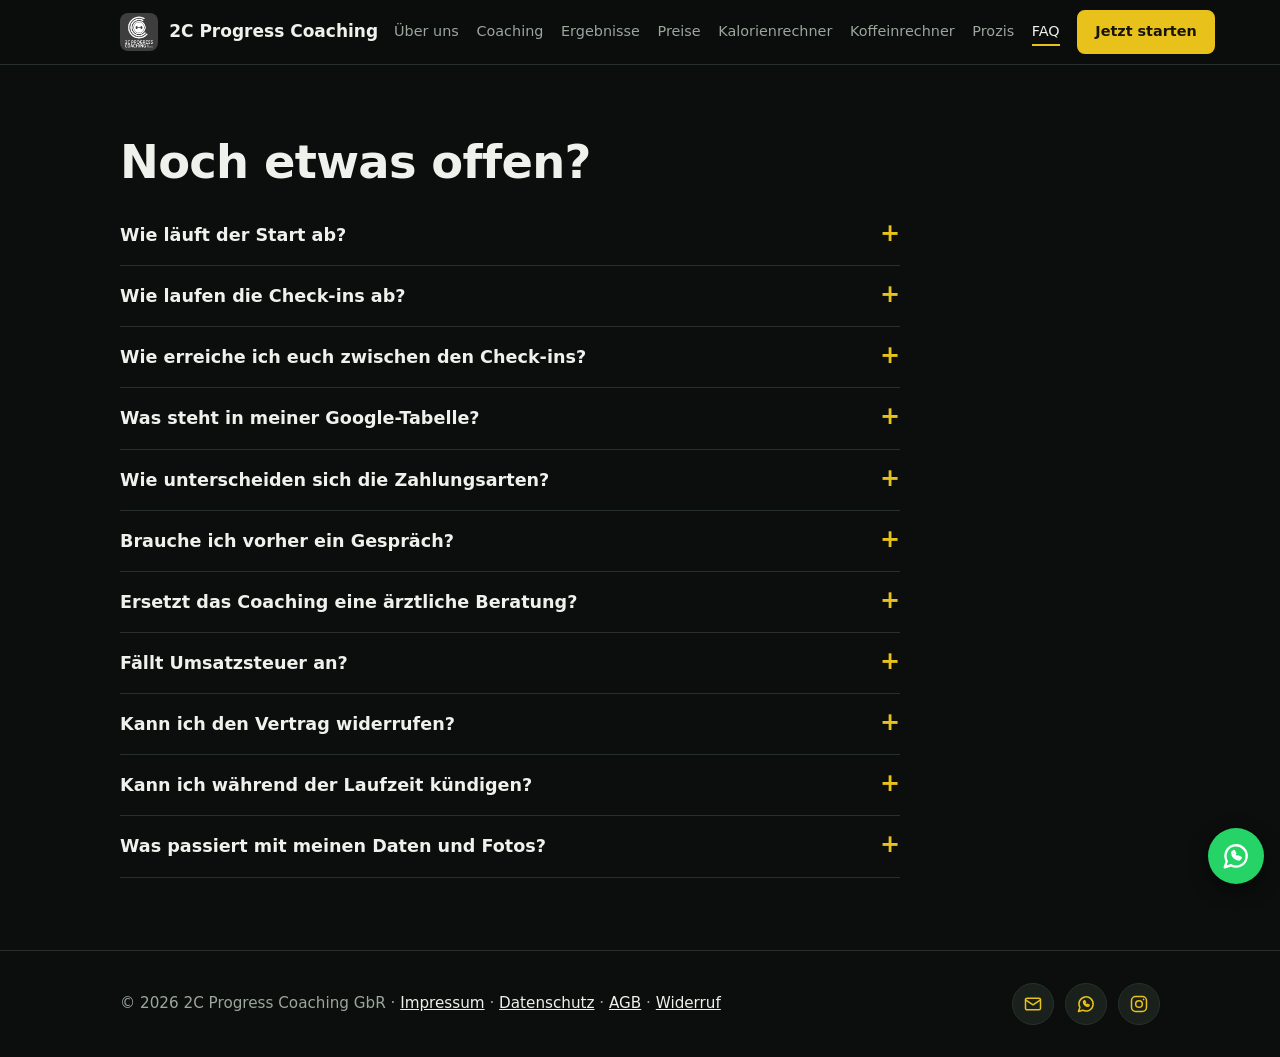
<file: faq.html>
<!DOCTYPE html>
<html lang="de">
<head>
<meta charset="utf-8">
<meta name="viewport" content="width=device-width, initial-scale=1">
<title>FAQ – Häufige Fragen zum Online-Coaching | 2C Progress Coaching</title>
<meta name="description" content="Antworten zu Start, Check-ins, Zahlung, Widerruf, Datenschutz und Laufzeit unseres Online-Coachings.">
<link rel="canonical" href="https://www.2cp-coaching.com/faq.html">
<meta name="theme-color" content="#0b0e0c">
<link rel="icon" href="logo.jpg">
<meta property="og:type" content="website">
<meta property="og:locale" content="de_DE">
<meta property="og:site_name" content="2C Progress Coaching">
<meta property="og:title" content="FAQ – Häufige Fragen zum Online-Coaching | 2C Progress Coaching">
<meta property="og:description" content="Antworten zu Start, Check-ins, Zahlung, Widerruf, Datenschutz und Laufzeit unseres Online-Coachings.">
<meta property="og:url" content="https://www.2cp-coaching.com/faq.html">
<meta property="og:image" content="https://www.2cp-coaching.com/og-image.jpg">
<meta property="og:image:width" content="1200">
<meta property="og:image:height" content="630">
<meta property="og:image:alt" content="2C Progress Coaching – to see progress">
<meta name="twitter:card" content="summary_large_image">
<script>document.documentElement.classList.add('js')</script>
<link rel="stylesheet" href="style.css?v=20261103">
<script type="application/ld+json">{"@context": "https://schema.org", "@type": "FAQPage", "mainEntity": [{"@type": "Question", "name": "Wie läuft der Start ab?", "acceptedAnswer": {"@type": "Answer", "text": "Wir beginnen mit einem unverbindlichen Erstgespräch, persönlich, telefonisch oder per Videokonferenz. Danach erstellen wir Deinen Plan und die Betreuung beginnt."}}, {"@type": "Question", "name": "Wie laufen die Check-ins ab?", "acceptedAnswer": {"@type": "Answer", "text": "Du trägst Deine Werte in Deine Google-Tabelle ein, zum Beispiel Gewichtsverlauf, Schlaf, Kalorien, Regeneration und Trainingsleistung. Idealerweise lädst Du wöchentlich Formbilder hoch und nimmst regelmäßig Maße. Am Ende der Woche werten wir alles aus und schicken Dir ein ausführliches Video-Feedback."}}, {"@type": "Question", "name": "Wie erreiche ich euch zwischen den Check-ins?", "acceptedAnswer": {"@type": "Answer", "text": "Per WhatsApp. Dort kannst Du uns Fragen zu Deinem Plan oder zur Umsetzung schicken."}}, {"@type": "Question", "name": "Was steht in meiner Google-Tabelle?", "acceptedAnswer": {"@type": "Answer", "text": "Deine persönlichen Daten, Trainingsplan, Ernährungsplan, Supplementplan und die Tracking-Sheets. Du und Dein Coach habt jederzeit Zugriff, damit auch kurzfristige Anpassungen möglich sind."}}, {"@type": "Question", "name": "Wie unterscheiden sich die Zahlungsarten?", "acceptedAnswer": {"@type": "Answer", "text": "Du wählst eine feste Laufzeit von 3, 6 oder 12 Monaten und zahlst entweder monatlich oder einmalig im Voraus. Bei Einmalzahlung sparst Du gegenüber der monatlichen Zahlung. Dazu kommt einmalig die Anmeldegebühr von 50 €. Nach Ablauf der Laufzeit kannst Du einfach monatlich verlängern."}}, {"@type": "Question", "name": "Brauche ich vorher ein Gespräch?", "acceptedAnswer": {"@type": "Answer", "text": "Das Erstgespräch ist unverbindlich. Schreib uns einfach über das Formular, per E-Mail, WhatsApp oder Instagram."}}, {"@type": "Question", "name": "Ersetzt das Coaching eine ärztliche Beratung?", "acceptedAnswer": {"@type": "Answer", "text": "Nein. Bei gesundheitlichen Fragen oder Beschwerden sprich bitte mit Deiner Ärztin oder Deinem Arzt."}}, {"@type": "Question", "name": "Fällt Umsatzsteuer an?", "acceptedAnswer": {"@type": "Answer", "text": "Nein. Wir sind Kleinunternehmer im Sinne von § 19 UStG und berechnen keine Umsatzsteuer. Die genannten Preise sind Endpreise."}}, {"@type": "Question", "name": "Kann ich den Vertrag widerrufen?", "acceptedAnswer": {"@type": "Answer", "text": "Ja. Als Verbraucher hast Du ein Widerrufsrecht von 14 Tagen. Wenn Du möchtest, dass wir schon vor Ablauf der Frist mit dem Coaching beginnen, kann Dein Widerrufsrecht sich ändern. Alle Einzelheiten stehen in der Widerrufsbelehrung."}}, {"@type": "Question", "name": "Kann ich während der Laufzeit kündigen?", "acceptedAnswer": {"@type": "Answer", "text": "Die gewählte Laufzeit ist fest. Danach endet das Coaching automatisch, ohne dass Du kündigen musst. Auf Wunsch verlängern wir es monatlich. Mehr dazu steht in unseren AGB."}}, {"@type": "Question", "name": "Was passiert mit meinen Daten und Fotos?", "acceptedAnswer": {"@type": "Answer", "text": "Deine Gesundheits- und Trainingsdaten sowie Formbilder nutzen wir nur für Dein Coaching und nur mit Deiner Einwilligung. Vorher-nachher-Bilder veröffentlichen wir nur mit Deiner ausdrücklichen Zustimmung. Details findest Du in der Datenschutzinformation für Kunden."}}]}</script>
</head>
<body id="top">
<a class="skip" href="#content">Zum Inhalt springen</a>
<header>
  <div class="wrap">
    <a class="brand" href="index.html"><img src="logo.jpg" alt="Logo 2C Progress Coaching" width="38" height="38"><span>2C Progress Coaching</span></a>
    <button type="button" class="menu-btn" id="menu-btn" aria-expanded="false" aria-controls="nav" aria-label="Menü öffnen"><svg viewBox="0 0 24 24" aria-hidden="true"><path d="M4 7h16M4 12h16M4 17h16"/></svg></button>
    <nav id="nav" aria-label="Hauptnavigation">
      <a href="index.html#team">Über uns</a><a href="index.html#coaching">Coaching</a><a href="ergebnisse.html">Ergebnisse</a><a href="index.html#preise">Preise</a><a href="kalorienrechner.html">Kalorienrechner</a><a href="koffeinrechner.html">Koffeinrechner</a><a href="prozis.html">Prozis</a><a href="faq.html" class="on" aria-current="page">FAQ</a>
      <a class="btn" href="index.html#preise">Jetzt starten</a>
    </nav>
  </div>
</header>
<main id="content">
<section id="faq">
    <div class="wrap">
      <h1 class="h1">Noch etwas offen?</h1>
      <details><summary>Wie läuft der Start ab?</summary><p>Wir beginnen mit einem unverbindlichen Erstgespräch, persönlich, telefonisch oder per Videokonferenz. Danach erstellen wir Deinen Plan und die Betreuung beginnt.</p></details>
      <details><summary>Wie laufen die Check-ins ab?</summary><p>Du trägst Deine Werte in Deine Google-Tabelle ein, zum Beispiel Gewichtsverlauf, Schlaf, Kalorien, Regeneration und Trainingsleistung. Idealerweise lädst Du wöchentlich Formbilder hoch und nimmst regelmäßig Maße. Am Ende der Woche werten wir alles aus und schicken Dir ein ausführliches Video-Feedback.</p></details>
      <details><summary>Wie erreiche ich euch zwischen den Check-ins?</summary><p>Per WhatsApp. Dort kannst Du uns Fragen zu Deinem Plan oder zur Umsetzung schicken.</p></details>
      <details><summary>Was steht in meiner Google-Tabelle?</summary><p>Deine persönlichen Daten, Trainingsplan, Ernährungsplan, Supplementplan und die Tracking-Sheets. Du und Dein Coach habt jederzeit Zugriff, damit auch kurzfristige Anpassungen möglich sind.</p></details>
      <details><summary>Wie unterscheiden sich die Zahlungsarten?</summary><p>Du wählst eine feste Laufzeit von 3, 6 oder 12 Monaten und zahlst entweder monatlich oder einmalig im Voraus. Bei Einmalzahlung sparst Du gegenüber der monatlichen Zahlung. Dazu kommt einmalig die Anmeldegebühr von 50 €. Nach Ablauf der Laufzeit kannst Du einfach monatlich verlängern.</p></details>
      <details><summary>Brauche ich vorher ein Gespräch?</summary><p>Das Erstgespräch ist unverbindlich. Schreib uns einfach über das Formular, per E-Mail, WhatsApp oder Instagram.</p></details>
      <details><summary>Ersetzt das Coaching eine ärztliche Beratung?</summary><p>Nein. Bei gesundheitlichen Fragen oder Beschwerden sprich bitte mit Deiner Ärztin oder Deinem Arzt.</p></details>
      <details><summary>Fällt Umsatzsteuer an?</summary><p>Nein. Wir sind Kleinunternehmer im Sinne von § 19 UStG und berechnen keine Umsatzsteuer. Die genannten Preise sind Endpreise.</p></details>
      <details><summary>Kann ich den Vertrag widerrufen?</summary><p>Ja. Als Verbraucher hast Du ein Widerrufsrecht von 14 Tagen. Wenn Du möchtest, dass wir schon vor Ablauf der Frist mit dem Coaching beginnen, kann Dein Widerrufsrecht sich ändern. Alle Einzelheiten stehen in der <a href="widerruf.html">Widerrufsbelehrung</a>.</p></details>
      <details><summary>Kann ich während der Laufzeit kündigen?</summary><p>Die gewählte Laufzeit ist fest. Danach endet das Coaching automatisch, ohne dass Du kündigen musst. Auf Wunsch verlängern wir es monatlich. Mehr dazu steht in unseren <a href="agb.html">AGB</a>.</p></details>
      <details><summary>Was passiert mit meinen Daten und Fotos?</summary><p>Deine Gesundheits- und Trainingsdaten sowie Formbilder nutzen wir nur für Dein Coaching und nur mit Deiner Einwilligung. Vorher-nachher-Bilder veröffentlichen wir nur mit Deiner ausdrücklichen Zustimmung. Details findest Du in der <a href="datenschutz.html#kunden">Datenschutzinformation für Kunden</a>.</p></details>
    </div>
  </section>
</main>
<footer>
  <div class="wrap foot">
    <div>© 2026 2C Progress Coaching GbR · <a href="impressum.html">Impressum</a> · <a href="datenschutz.html">Datenschutz</a> · <a href="agb.html">AGB</a> · <a href="widerruf.html">Widerruf</a></div>
    <div class="icons sm"><a href="mailto:info@2cp-coaching.de" aria-label="E-Mail an 2C Progress Coaching schreiben" title="E-Mail"><svg viewBox="0 0 24 24" aria-hidden="true"><rect x="3" y="5" width="18" height="14" rx="2"/><path d="m3 7 9 6 9-6"/></svg></a><a href="https://wa.me/4915140187097" aria-label="Per WhatsApp schreiben" title="WhatsApp" rel="noopener"><svg viewBox="0 0 24 24" aria-hidden="true"><path d="M3 21l1.65-4.9A8.5 8.5 0 1 1 8 19.4L3 21z"/><path d="M9 9.2c0 3 2.6 5.6 5.6 5.6l1.2-1.4-2-1-.8.7c-1-.4-1.9-1.3-2.3-2.3l.7-.8-1-2L9 9.2z"/></svg></a><a href="https://www.instagram.com/2cp_coaching" aria-label="2C Progress Coaching auf Instagram" title="Instagram" rel="noopener"><svg viewBox="0 0 24 24" aria-hidden="true"><rect x="3" y="3" width="18" height="18" rx="5"/><circle cx="12" cy="12" r="4"/><circle cx="17.5" cy="6.5" r="1" fill="currentColor" stroke="none"/></svg></a></div>
  </div>
</footer>
<a class="wa-float" href="https://wa.me/4915140187097" rel="noopener" aria-label="Per WhatsApp schreiben" title="WhatsApp"><svg viewBox="0 0 24 24" aria-hidden="true"><path d="M3 21l1.65-4.9A8.5 8.5 0 1 1 8 19.4L3 21z"/><path d="M9 9.2c0 3 2.6 5.6 5.6 5.6l1.2-1.4-2-1-.8.7c-1-.4-1.9-1.3-2.3-2.3l.7-.8-1-2L9 9.2z"/></svg></a>
<div class="cta-bar"><a class="btn" href="index.html#kontakt">Unverbindliches Erstgespräch</a></div>
<script src="site.js?v=20261103" defer></script>
</body>
</html>
</file>
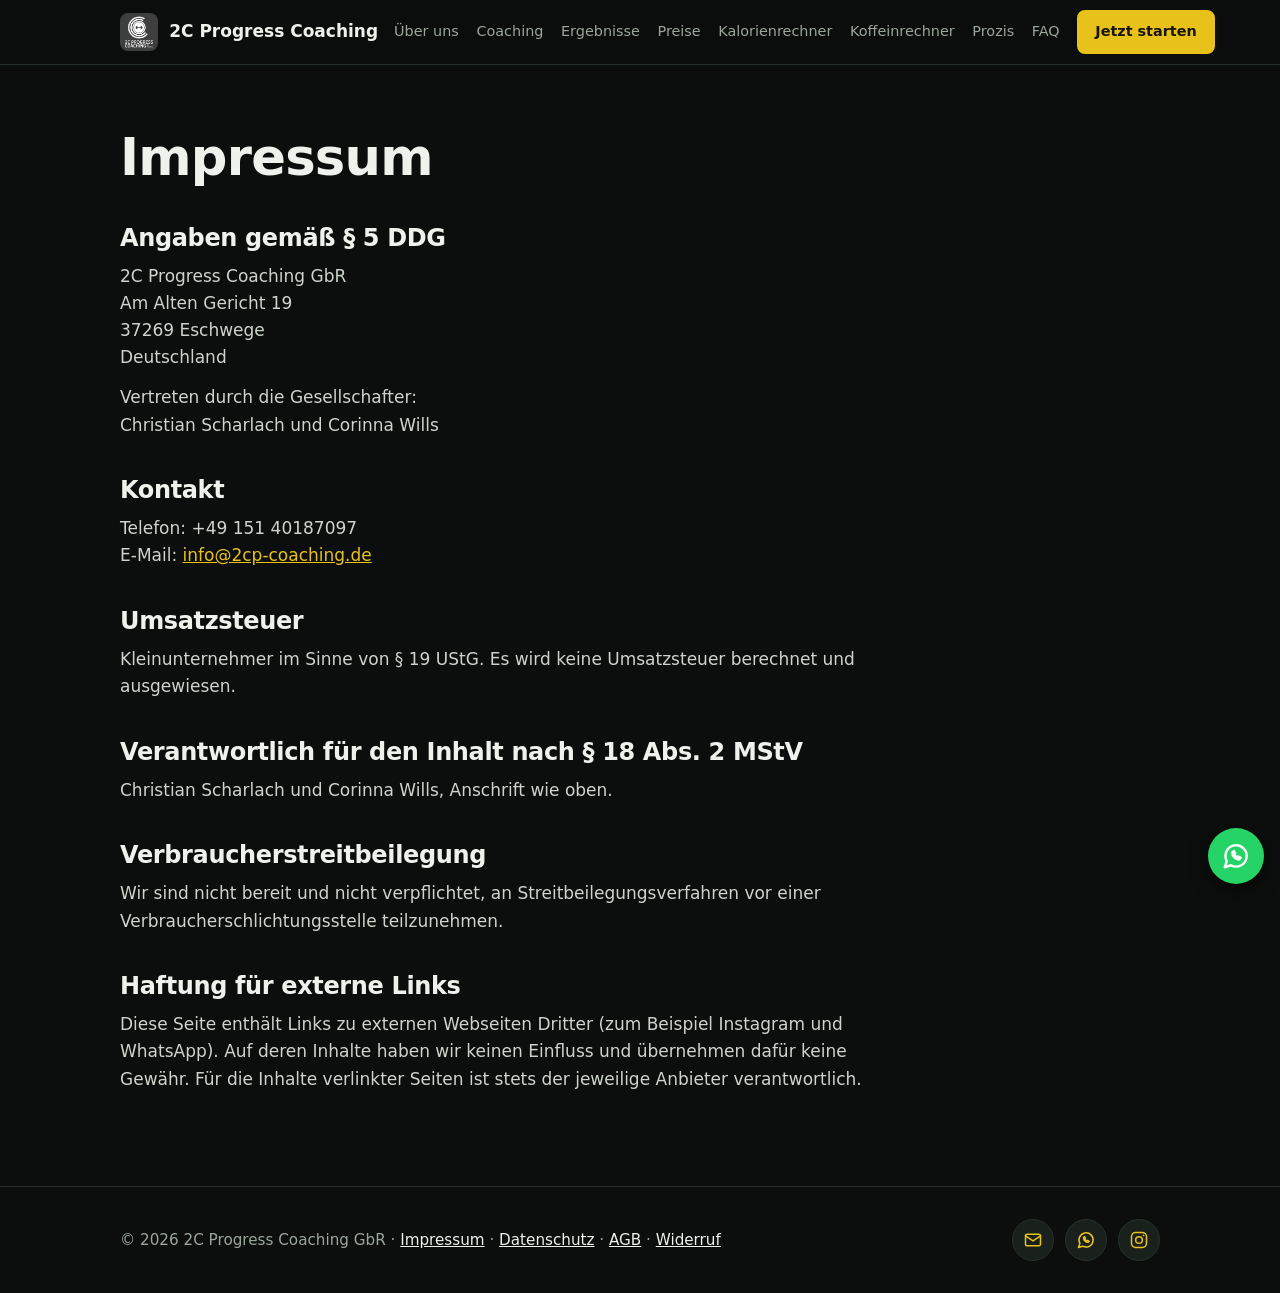
<file: impressum.html>
<!DOCTYPE html>
<html lang="de">
<head>
<meta charset="utf-8">
<meta name="viewport" content="width=device-width, initial-scale=1">
<title>Impressum – 2C Progress Coaching</title>
<meta name="description" content="Impressum der 2C Progress Coaching GbR, Eschwege.">
<link rel="canonical" href="https://www.2cp-coaching.com/impressum.html">
<meta name="theme-color" content="#0b0e0c">
<link rel="icon" href="logo.jpg">
<meta property="og:type" content="website">
<meta property="og:locale" content="de_DE">
<meta property="og:site_name" content="2C Progress Coaching">
<meta property="og:title" content="Impressum – 2C Progress Coaching">
<meta property="og:description" content="Impressum der 2C Progress Coaching GbR, Eschwege.">
<meta property="og:url" content="https://www.2cp-coaching.com/impressum.html">
<meta property="og:image" content="https://www.2cp-coaching.com/og-image.jpg">
<meta property="og:image:width" content="1200">
<meta property="og:image:height" content="630">
<meta property="og:image:alt" content="2C Progress Coaching – to see progress">
<meta name="twitter:card" content="summary_large_image">
<script>document.documentElement.classList.add('js')</script>
<link rel="stylesheet" href="style.css?v=20261103">
</head>
<body id="top">
<a class="skip" href="#content">Zum Inhalt springen</a>
<header>
  <div class="wrap">
    <a class="brand" href="index.html"><img src="logo.jpg" alt="Logo 2C Progress Coaching" width="38" height="38"><span>2C Progress Coaching</span></a>
    <button type="button" class="menu-btn" id="menu-btn" aria-expanded="false" aria-controls="nav" aria-label="Menü öffnen"><svg viewBox="0 0 24 24" aria-hidden="true"><path d="M4 7h16M4 12h16M4 17h16"/></svg></button>
    <nav id="nav" aria-label="Hauptnavigation">
      <a href="index.html#team">Über uns</a><a href="index.html#coaching">Coaching</a><a href="ergebnisse.html">Ergebnisse</a><a href="index.html#preise">Preise</a><a href="kalorienrechner.html">Kalorienrechner</a><a href="koffeinrechner.html">Koffeinrechner</a><a href="prozis.html">Prozis</a><a href="faq.html">FAQ</a>
      <a class="btn" href="index.html#preise">Jetzt starten</a>
    </nav>
  </div>
</header>
<main id="content">
<div class="legal"><div class="wrap">
<h1 class="pt">Impressum</h1>
<h2>Angaben gemäß § 5 DDG</h2>
<p>2C Progress Coaching GbR<br>Am Alten Gericht 19<br>37269 Eschwege<br>Deutschland</p>
<p>Vertreten durch die Gesellschafter:<br>Christian Scharlach und Corinna Wills</p>
<h2>Kontakt</h2>
<p>Telefon: +49 151 40187097<br>E-Mail: <a href="mailto:info@2cp-coaching.de">info@2cp-coaching.de</a></p>
<h2>Umsatzsteuer</h2>
<p>Kleinunternehmer im Sinne von § 19 UStG. Es wird keine Umsatzsteuer berechnet und ausgewiesen.</p>
<h2>Verantwortlich für den Inhalt nach § 18 Abs. 2 MStV</h2>
<p>Christian Scharlach und Corinna Wills, Anschrift wie oben.</p>
<h2>Verbraucherstreitbeilegung</h2>
<p>Wir sind nicht bereit und nicht verpflichtet, an Streitbeilegungsverfahren vor einer Verbraucherschlichtungsstelle teilzunehmen.</p>
<h2>Haftung für externe Links</h2>
<p>Diese Seite enthält Links zu externen Webseiten Dritter (zum Beispiel Instagram und WhatsApp). Auf deren Inhalte haben wir keinen Einfluss und übernehmen dafür keine Gewähr. Für die Inhalte verlinkter Seiten ist stets der jeweilige Anbieter verantwortlich.</p>
</div></div>
</main>
<footer>
  <div class="wrap foot">
    <div>© 2026 2C Progress Coaching GbR · <a href="impressum.html">Impressum</a> · <a href="datenschutz.html">Datenschutz</a> · <a href="agb.html">AGB</a> · <a href="widerruf.html">Widerruf</a></div>
    <div class="icons sm"><a href="mailto:info@2cp-coaching.de" aria-label="E-Mail an 2C Progress Coaching schreiben" title="E-Mail"><svg viewBox="0 0 24 24" aria-hidden="true"><rect x="3" y="5" width="18" height="14" rx="2"/><path d="m3 7 9 6 9-6"/></svg></a><a href="https://wa.me/4915140187097" aria-label="Per WhatsApp schreiben" title="WhatsApp" rel="noopener"><svg viewBox="0 0 24 24" aria-hidden="true"><path d="M3 21l1.65-4.9A8.5 8.5 0 1 1 8 19.4L3 21z"/><path d="M9 9.2c0 3 2.6 5.6 5.6 5.6l1.2-1.4-2-1-.8.7c-1-.4-1.9-1.3-2.3-2.3l.7-.8-1-2L9 9.2z"/></svg></a><a href="https://www.instagram.com/2cp_coaching" aria-label="2C Progress Coaching auf Instagram" title="Instagram" rel="noopener"><svg viewBox="0 0 24 24" aria-hidden="true"><rect x="3" y="3" width="18" height="18" rx="5"/><circle cx="12" cy="12" r="4"/><circle cx="17.5" cy="6.5" r="1" fill="currentColor" stroke="none"/></svg></a></div>
  </div>
</footer>
<a class="wa-float" href="https://wa.me/4915140187097" rel="noopener" aria-label="Per WhatsApp schreiben" title="WhatsApp"><svg viewBox="0 0 24 24" aria-hidden="true"><path d="M3 21l1.65-4.9A8.5 8.5 0 1 1 8 19.4L3 21z"/><path d="M9 9.2c0 3 2.6 5.6 5.6 5.6l1.2-1.4-2-1-.8.7c-1-.4-1.9-1.3-2.3-2.3l.7-.8-1-2L9 9.2z"/></svg></a>
<div class="cta-bar"><a class="btn" href="index.html#kontakt">Unverbindliches Erstgespräch</a></div>
<script src="site.js?v=20261103" defer></script>
</body>
</html>
</file>
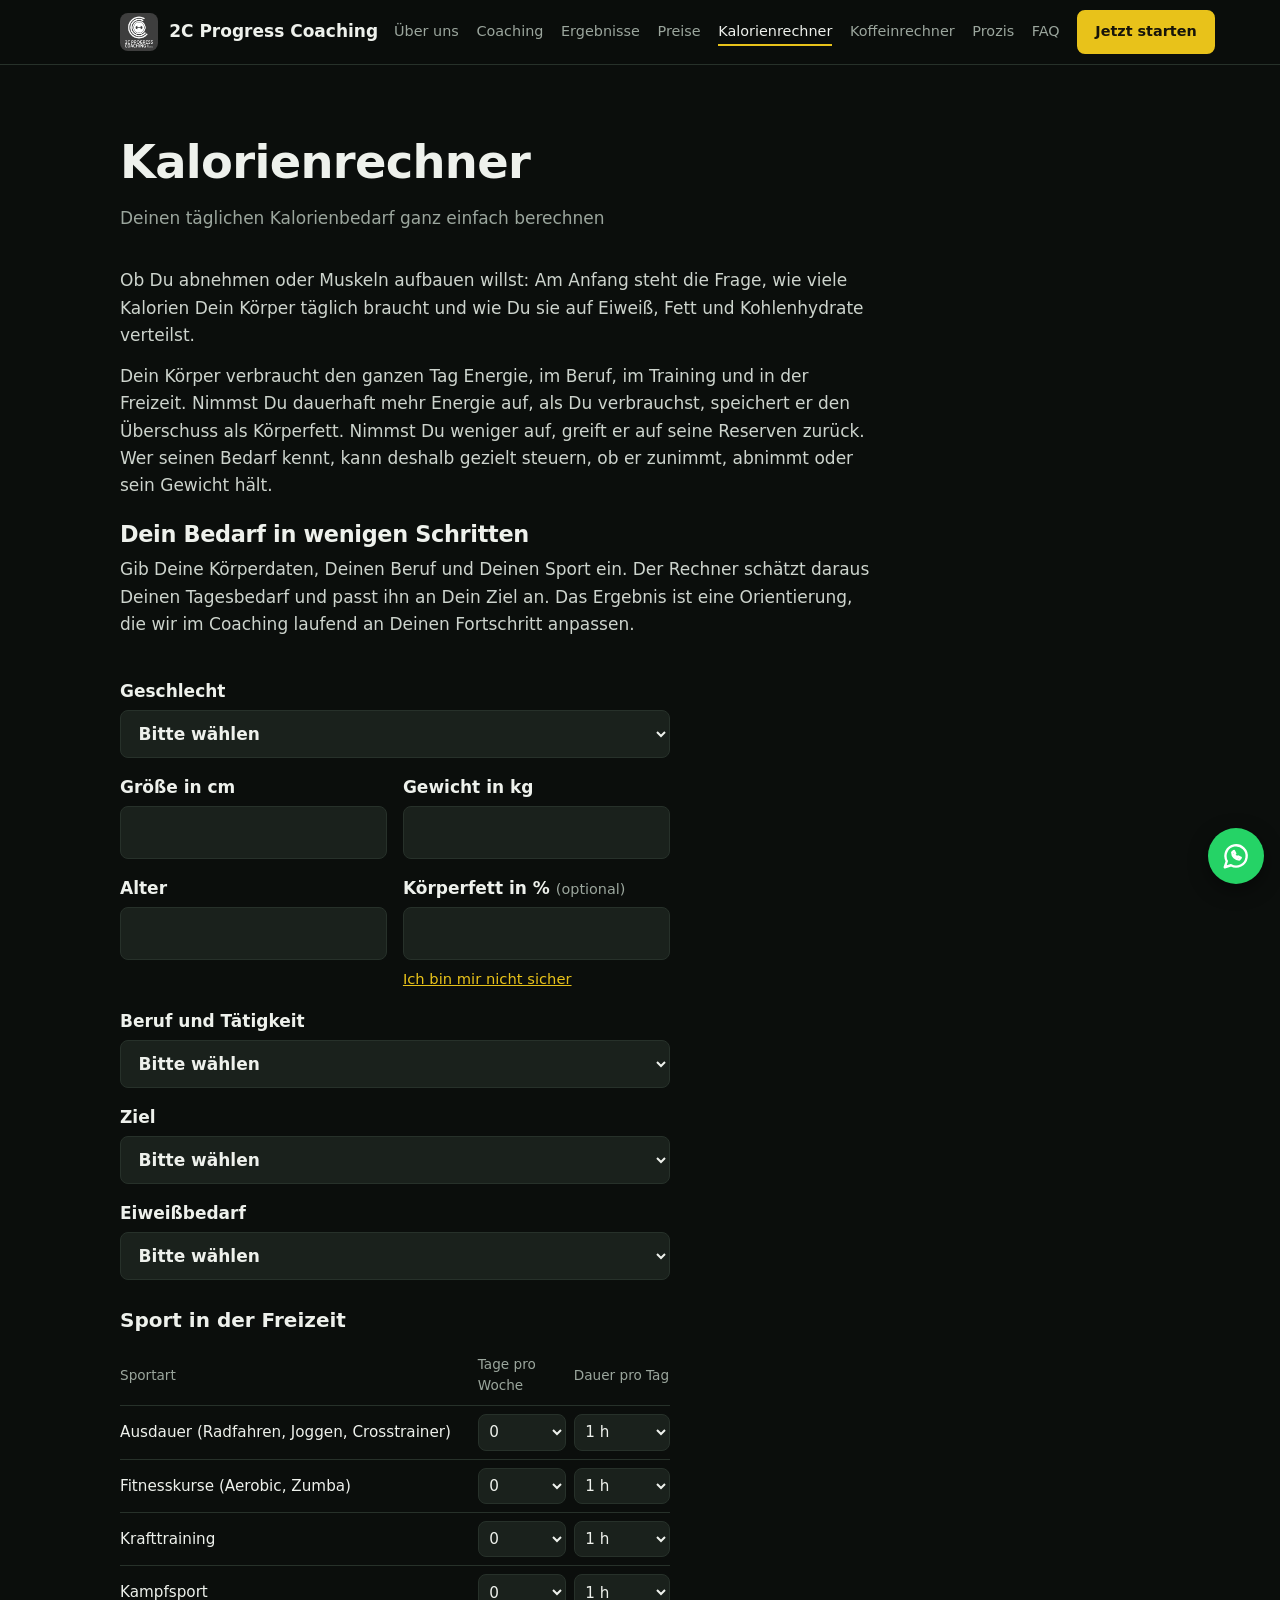
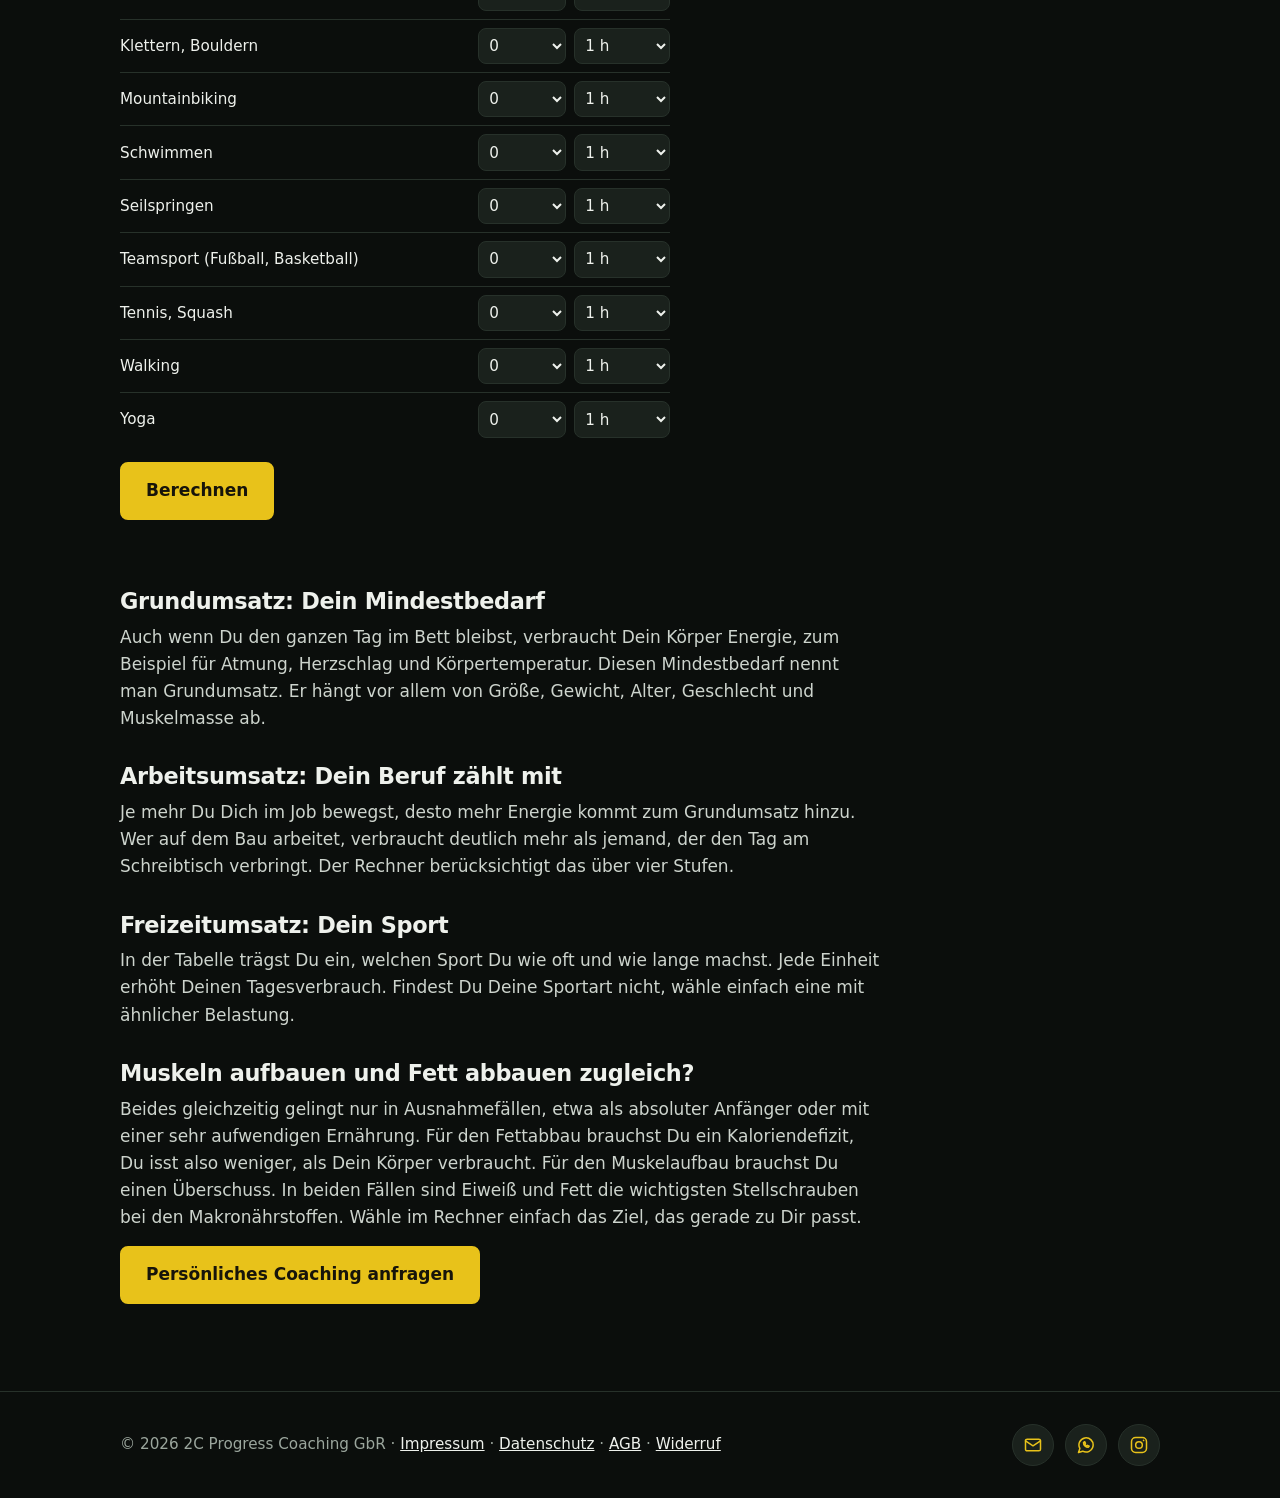
<file: kalorienrechner.html>
<!DOCTYPE html>
<html lang="de">
<head>
<meta charset="utf-8">
<meta name="viewport" content="width=device-width, initial-scale=1">
<title>Kalorienrechner – Kalorienbedarf und Makros berechnen | 2C Progress Coaching</title>
<meta name="description" content="Kostenloser Kalorienrechner: Grundumsatz, Tagesbedarf und Makronährstoffe für Muskelaufbau, Fettabbau oder Gewicht halten berechnen.">
<link rel="canonical" href="https://www.2cp-coaching.com/kalorienrechner.html">
<meta name="theme-color" content="#0b0e0c">
<link rel="icon" href="logo.jpg">
<meta property="og:type" content="website">
<meta property="og:locale" content="de_DE">
<meta property="og:site_name" content="2C Progress Coaching">
<meta property="og:title" content="Kalorienrechner – Kalorienbedarf und Makros berechnen | 2C Progress Coaching">
<meta property="og:description" content="Kostenloser Kalorienrechner: Grundumsatz, Tagesbedarf und Makronährstoffe für Muskelaufbau, Fettabbau oder Gewicht halten berechnen.">
<meta property="og:url" content="https://www.2cp-coaching.com/kalorienrechner.html">
<meta property="og:image" content="https://www.2cp-coaching.com/og-image.jpg">
<meta property="og:image:width" content="1200">
<meta property="og:image:height" content="630">
<meta property="og:image:alt" content="2C Progress Coaching – to see progress">
<meta name="twitter:card" content="summary_large_image">
<script>document.documentElement.classList.add('js')</script>
<link rel="stylesheet" href="style.css?v=20261103">
</head>
<body id="top">
<a class="skip" href="#content">Zum Inhalt springen</a>
<header>
  <div class="wrap">
    <a class="brand" href="index.html"><img src="logo.jpg" alt="Logo 2C Progress Coaching" width="38" height="38"><span>2C Progress Coaching</span></a>
    <button type="button" class="menu-btn" id="menu-btn" aria-expanded="false" aria-controls="nav" aria-label="Menü öffnen"><svg viewBox="0 0 24 24" aria-hidden="true"><path d="M4 7h16M4 12h16M4 17h16"/></svg></button>
    <nav id="nav" aria-label="Hauptnavigation">
      <a href="index.html#team">Über uns</a><a href="index.html#coaching">Coaching</a><a href="ergebnisse.html">Ergebnisse</a><a href="index.html#preise">Preise</a><a href="kalorienrechner.html" class="on" aria-current="page">Kalorienrechner</a><a href="koffeinrechner.html">Koffeinrechner</a><a href="prozis.html">Prozis</a><a href="faq.html">FAQ</a>
      <a class="btn" href="index.html#preise">Jetzt starten</a>
    </nav>
  </div>
</header>
<main id="content">
<section id="rechner" class="calcpage">
    <div class="wrap">
      <h1 class="h1">Kalorienrechner</h1>
      <p class="lead">Deinen täglichen Kalorienbedarf ganz einfach berechnen</p>
      <div class="info top">
        <p>Ob Du abnehmen oder Muskeln aufbauen willst: Am Anfang steht die Frage, wie viele Kalorien Dein Körper täglich braucht und wie Du sie auf Eiweiß, Fett und Kohlenhydrate verteilst.</p>
        <p>Dein Körper verbraucht den ganzen Tag Energie, im Beruf, im Training und in der Freizeit. Nimmst Du dauerhaft mehr Energie auf, als Du verbrauchst, speichert er den Überschuss als Körperfett. Nimmst Du weniger auf, greift er auf seine Reserven zurück. Wer seinen Bedarf kennt, kann deshalb gezielt steuern, ob er zunimmt, abnimmt oder sein Gewicht hält.</p>
        <h3>Dein Bedarf in wenigen Schritten</h3>
        <p>Gib Deine Körperdaten, Deinen Beruf und Deinen Sport ein. Der Rechner schätzt daraus Deinen Tagesbedarf und passt ihn an Dein Ziel an. Das Ergebnis ist eine Orientierung, die wir im Coaching laufend an Deinen Fortschritt anpassen.</p>
      </div>
      <div class="calc">
        <form id="calc" novalidate>
          <label>Geschlecht
            <select id="c-sex" required><option value="">Bitte wählen</option><option value="m">Männlich</option><option value="w">Weiblich</option></select>
          </label>
          <div class="grid2">
            <label>Größe in cm<input id="c-h" type="number" inputmode="numeric" min="120" max="230" required></label>
            <label>Gewicht in kg<input id="c-w" type="number" inputmode="decimal" min="35" max="250" step="0.1" required></label>
            <label>Alter<input id="c-a" type="number" inputmode="numeric" min="16" max="80" required></label>
            <div class="bfwrap"><label>Körperfett in % <span class="hint">(optional)</span><input id="c-bf" type="number" inputmode="decimal" min="4" max="60" step="0.5"></label><button type="button" class="linkbtn" id="bf-help">Ich bin mir nicht sicher</button></div>
          </div>
          <label>Beruf und Tätigkeit
            <select id="c-pal" required>
              <option value="">Bitte wählen</option>
              <option value="1.2">Überwiegend sitzend (Büro, Schule, Studium)</option>
              <option value="1.4">Sitzend, auch stehend oder gehend (Fahrer, Fließband)</option>
              <option value="1.6">Überwiegend stehend oder gehend (Verkauf, Handwerk)</option>
              <option value="1.8">Körperlich anstrengend (Bau, Leistungssport)</option>
            </select>
          </label>
          <label>Ziel
            <select id="c-goal" required>
              <option value="">Bitte wählen</option>
              <option value="1.15">Muskelaufbau</option>
              <option value="1.07">Muskelaufbau, kontrolliert</option>
              <option value="1">Gewicht halten</option>
              <option value="0.9">Fettabbau, kontrolliert</option>
              <option value="0.8">Fettabbau</option>
            </select>
          </label>
          <label>Eiweißbedarf
            <select id="c-prot" required>
              <option value="">Bitte wählen</option>
              <option value="kg|0.8">Nicht-Sportler: 0,8 g pro kg Körpergewicht</option>
              <option value="kg|1.5">Sportler: 1,5 g pro kg Körpergewicht</option>
              <option value="ffm|2">Kraftsport, Aufbau: 2 g pro kg fettfreie Masse</option>
              <option value="ffm|2.5">Kraftsport, Diät: 2,5 g pro kg fettfreie Masse</option>
            </select>
          </label>
          <fieldset>
            <legend>Sport in der Freizeit</legend>
            <div class="act act-head"><span>Sportart</span><span>Tage pro Woche</span><span>Dauer pro Tag</span></div>
            <div id="acts"></div>
          </fieldset>
          <button class="btn" type="submit">Berechnen</button>
          <p class="err" id="c-err" role="alert"></p>
        </form>
        <div class="result" id="c-res" aria-live="polite">
          <h3>Dein Ergebnis</h3>
          <table>
            <tr><td>Grundumsatz</td><td id="r-bmr"></td></tr>
            <tr><td>Arbeitsumsatz</td><td id="r-work"></td></tr>
            <tr><td>Freizeitumsatz</td><td id="r-sport"></td></tr>
            <tr class="big"><td>Zielzufuhr</td><td id="r-goal"></td></tr>
            <tr><td>Eiweiß</td><td id="r-p"></td></tr>
            <tr><td>Fett</td><td id="r-f"></td></tr>
            <tr><td>Kohlenhydrate</td><td id="r-c"></td></tr>
          </table>
          <p id="r-note"></p>
          <p>Die Makros: Eiweiß nach Deiner Auswahl, Fett bei Frauen 1 g und bei Männern 0,6 g pro kg Körpergewicht, der Rest sind Kohlenhydrate.</p>
          <p>Der Rechner liefert eine Orientierung. Jeder Körper ist anders, das Ergebnis kann bis zu 20 % abweichen. Wir passen Deine Zahlen im Coaching laufend an Deinen Fortschritt an.</p>
          <p><a href="index.html#kontakt" style="color:#fff">Persönlichen Plan mit uns erstellen</a></p>
        </div>
      </div>
      <dialog id="bf-dlg" aria-labelledby="bf-title">
        <h3 id="bf-title">Körperfettanteil abschätzen</h3>
        <p class="note">Such das Bild, das Deinem Körper am nächsten kommt, und tippe darauf. Wir tragen die Mitte des Bereichs ein, Du kannst den Wert danach noch anpassen.</p>
        <div id="bf-grid"></div>
        <p class="note">Die Bilder dienen als Orientierung. Die Schätzung kann um etwa 3 bis 5 Prozentpunkte abweichen. Genauer sind Messungen mit Caliper oder Körperanalysewaage.</p>
        <button type="button" class="btn ghost" id="bf-close">Schließen</button>
      </dialog>
      <div class="info">
        <h3>Grundumsatz: Dein Mindestbedarf</h3>
        <p>Auch wenn Du den ganzen Tag im Bett bleibst, verbraucht Dein Körper Energie, zum Beispiel für Atmung, Herzschlag und Körpertemperatur. Diesen Mindestbedarf nennt man Grundumsatz. Er hängt vor allem von Größe, Gewicht, Alter, Geschlecht und Muskelmasse ab.</p>
        <h3>Arbeitsumsatz: Dein Beruf zählt mit</h3>
        <p>Je mehr Du Dich im Job bewegst, desto mehr Energie kommt zum Grundumsatz hinzu. Wer auf dem Bau arbeitet, verbraucht deutlich mehr als jemand, der den Tag am Schreibtisch verbringt. Der Rechner berücksichtigt das über vier Stufen.</p>
        <h3>Freizeitumsatz: Dein Sport</h3>
        <p>In der Tabelle trägst Du ein, welchen Sport Du wie oft und wie lange machst. Jede Einheit erhöht Deinen Tagesverbrauch. Findest Du Deine Sportart nicht, wähle einfach eine mit ähnlicher Belastung.</p>
        <h3>Muskeln aufbauen und Fett abbauen zugleich?</h3>
        <p>Beides gleichzeitig gelingt nur in Ausnahmefällen, etwa als absoluter Anfänger oder mit einer sehr aufwendigen Ernährung. Für den Fettabbau brauchst Du ein Kaloriendefizit, Du isst also weniger, als Dein Körper verbraucht. Für den Muskelaufbau brauchst Du einen Überschuss. In beiden Fällen sind Eiweiß und Fett die wichtigsten Stellschrauben bei den Makronährstoffen. Wähle im Rechner einfach das Ziel, das gerade zu Dir passt.</p>
        <p><a class="btn" href="index.html#kontakt">Persönliches Coaching anfragen</a></p>
      </div>
    </div>
  </section>
</main>
<footer>
  <div class="wrap foot">
    <div>© 2026 2C Progress Coaching GbR · <a href="impressum.html">Impressum</a> · <a href="datenschutz.html">Datenschutz</a> · <a href="agb.html">AGB</a> · <a href="widerruf.html">Widerruf</a></div>
    <div class="icons sm"><a href="mailto:info@2cp-coaching.de" aria-label="E-Mail an 2C Progress Coaching schreiben" title="E-Mail"><svg viewBox="0 0 24 24" aria-hidden="true"><rect x="3" y="5" width="18" height="14" rx="2"/><path d="m3 7 9 6 9-6"/></svg></a><a href="https://wa.me/4915140187097" aria-label="Per WhatsApp schreiben" title="WhatsApp" rel="noopener"><svg viewBox="0 0 24 24" aria-hidden="true"><path d="M3 21l1.65-4.9A8.5 8.5 0 1 1 8 19.4L3 21z"/><path d="M9 9.2c0 3 2.6 5.6 5.6 5.6l1.2-1.4-2-1-.8.7c-1-.4-1.9-1.3-2.3-2.3l.7-.8-1-2L9 9.2z"/></svg></a><a href="https://www.instagram.com/2cp_coaching" aria-label="2C Progress Coaching auf Instagram" title="Instagram" rel="noopener"><svg viewBox="0 0 24 24" aria-hidden="true"><rect x="3" y="3" width="18" height="18" rx="5"/><circle cx="12" cy="12" r="4"/><circle cx="17.5" cy="6.5" r="1" fill="currentColor" stroke="none"/></svg></a></div>
  </div>
</footer>
<a class="wa-float" href="https://wa.me/4915140187097" rel="noopener" aria-label="Per WhatsApp schreiben" title="WhatsApp"><svg viewBox="0 0 24 24" aria-hidden="true"><path d="M3 21l1.65-4.9A8.5 8.5 0 1 1 8 19.4L3 21z"/><path d="M9 9.2c0 3 2.6 5.6 5.6 5.6l1.2-1.4-2-1-.8.7c-1-.4-1.9-1.3-2.3-2.3l.7-.8-1-2L9 9.2z"/></svg></a>
<div class="cta-bar"><a class="btn" href="index.html#kontakt">Unverbindliches Erstgespräch</a></div>
<script src="site.js?v=20261103" defer></script>
<script src="kalorienrechner.js?v=20261103" defer></script>
</body>
</html>
</file>
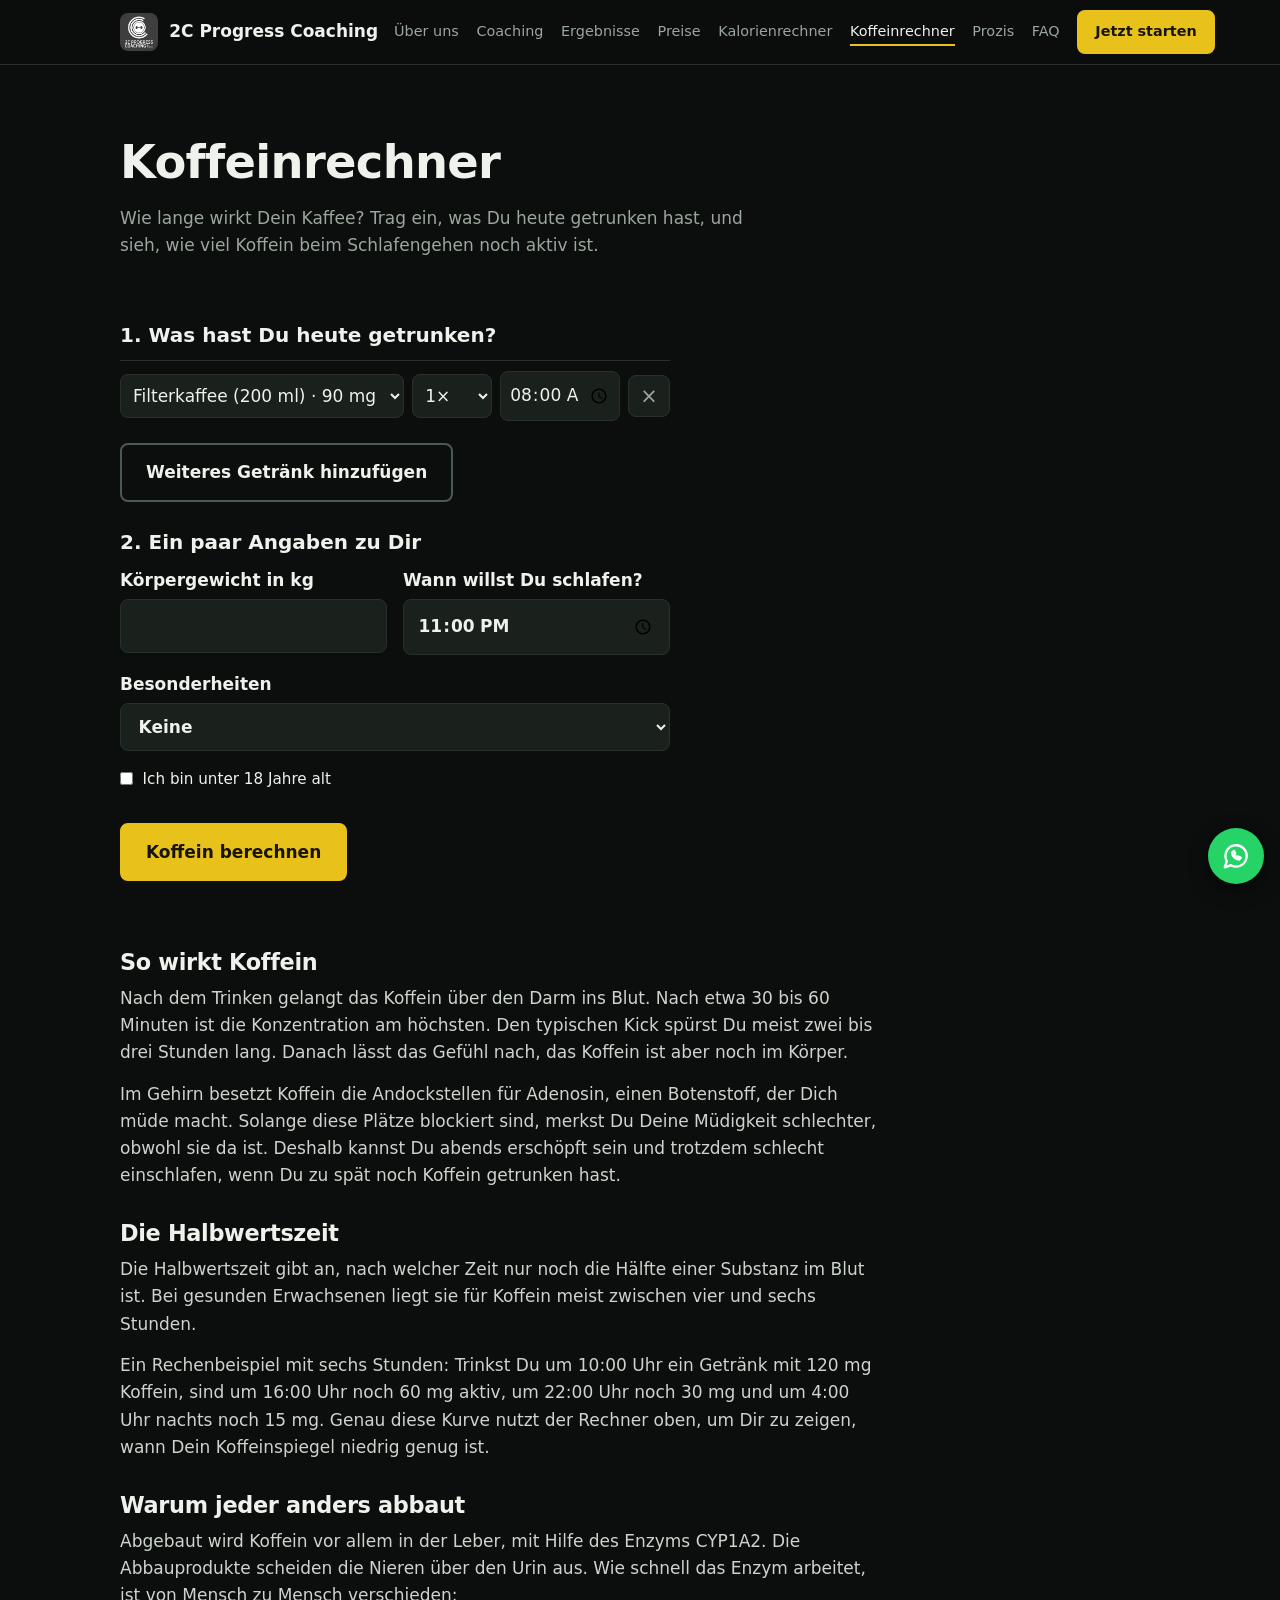
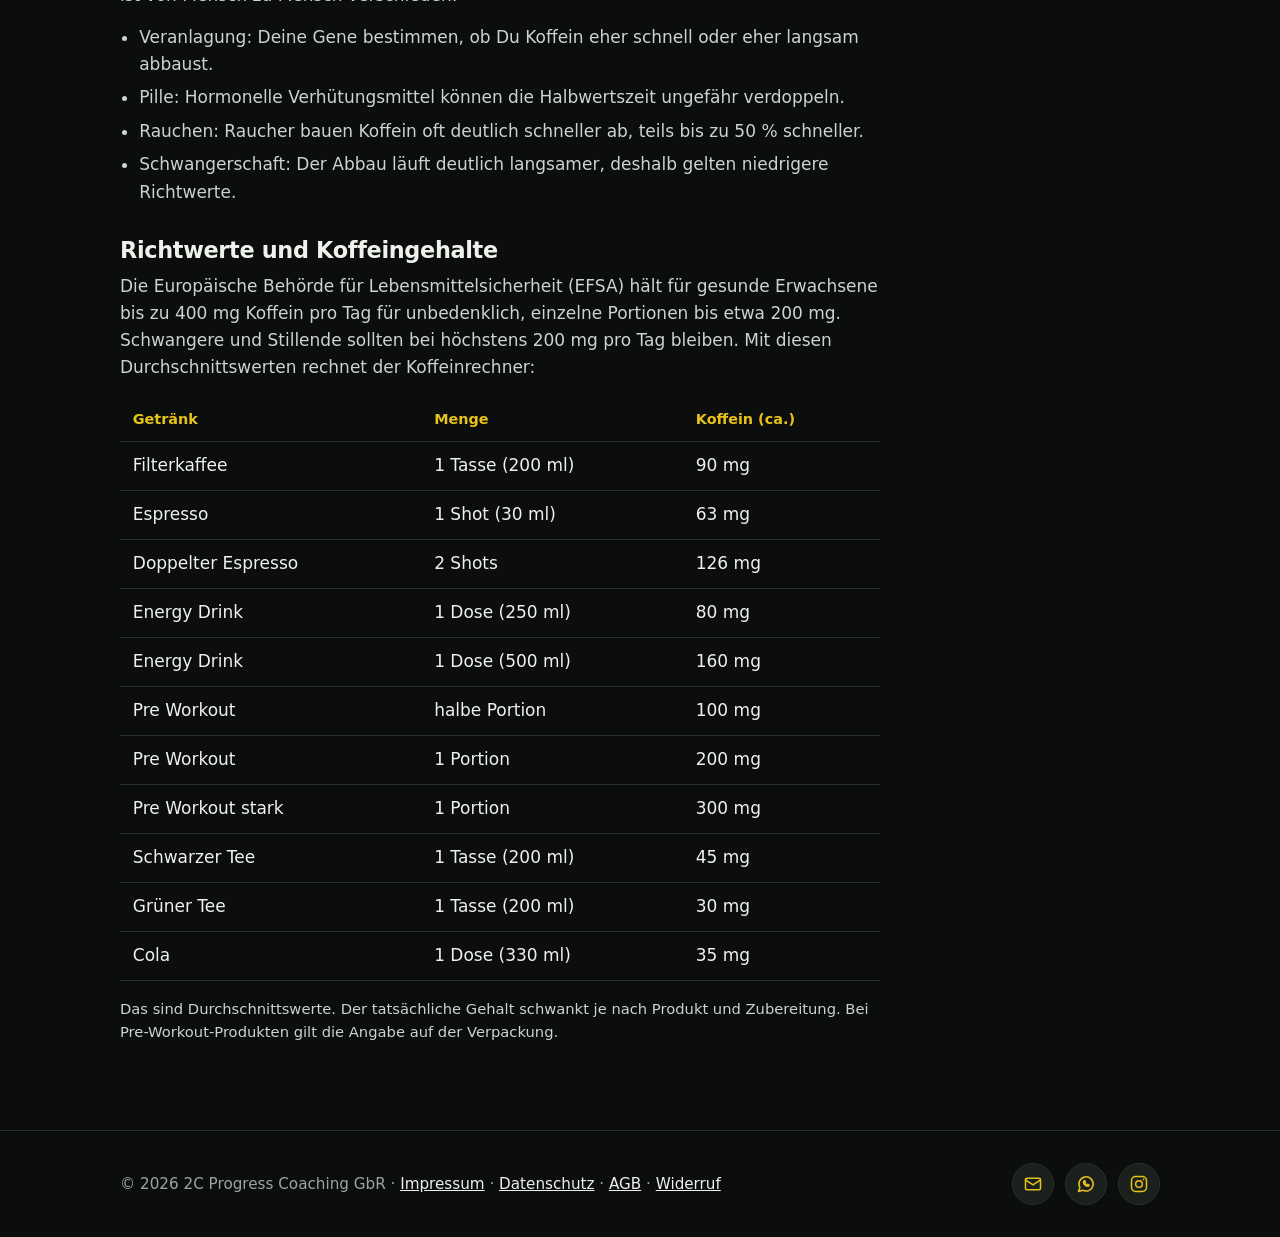
<file: koffeinrechner.html>
<!DOCTYPE html>
<html lang="de">
<head>
<meta charset="utf-8">
<meta name="viewport" content="width=device-width, initial-scale=1">
<title>Koffeinrechner – Wie lange wirkt Koffein? | 2C Progress Coaching</title>
<meta name="description" content="Koffeinrechner: Trag Kaffee, Energy Drink und Pre Workout ein und sieh, wie viel Koffein beim Schlafengehen noch in Deinem Körper aktiv ist.">
<link rel="canonical" href="https://www.2cp-coaching.com/koffeinrechner.html">
<meta name="theme-color" content="#0b0e0c">
<link rel="icon" href="logo.jpg">
<meta property="og:type" content="website">
<meta property="og:locale" content="de_DE">
<meta property="og:site_name" content="2C Progress Coaching">
<meta property="og:title" content="Koffeinrechner – Wie lange wirkt Koffein? | 2C Progress Coaching">
<meta property="og:description" content="Koffeinrechner: Trag Kaffee, Energy Drink und Pre Workout ein und sieh, wie viel Koffein beim Schlafengehen noch in Deinem Körper aktiv ist.">
<meta property="og:url" content="https://www.2cp-coaching.com/koffeinrechner.html">
<meta property="og:image" content="https://www.2cp-coaching.com/og-image.jpg">
<meta property="og:image:width" content="1200">
<meta property="og:image:height" content="630">
<meta property="og:image:alt" content="2C Progress Coaching – to see progress">
<meta name="twitter:card" content="summary_large_image">
<script>document.documentElement.classList.add('js')</script>
<link rel="stylesheet" href="style.css?v=20261103">
</head>
<body id="top">
<a class="skip" href="#content">Zum Inhalt springen</a>
<header>
  <div class="wrap">
    <a class="brand" href="index.html"><img src="logo.jpg" alt="Logo 2C Progress Coaching" width="38" height="38"><span>2C Progress Coaching</span></a>
    <button type="button" class="menu-btn" id="menu-btn" aria-expanded="false" aria-controls="nav" aria-label="Menü öffnen"><svg viewBox="0 0 24 24" aria-hidden="true"><path d="M4 7h16M4 12h16M4 17h16"/></svg></button>
    <nav id="nav" aria-label="Hauptnavigation">
      <a href="index.html#team">Über uns</a><a href="index.html#coaching">Coaching</a><a href="ergebnisse.html">Ergebnisse</a><a href="index.html#preise">Preise</a><a href="kalorienrechner.html">Kalorienrechner</a><a href="koffeinrechner.html" class="on" aria-current="page">Koffeinrechner</a><a href="prozis.html">Prozis</a><a href="faq.html">FAQ</a>
      <a class="btn" href="index.html#preise">Jetzt starten</a>
    </nav>
  </div>
</header>
<main id="content">
<section id="koffein">
    <div class="wrap">
      <h1 class="h1">Koffeinrechner</h1>
      <p class="lead">Wie lange wirkt Dein Kaffee? Trag ein, was Du heute getrunken hast, und sieh, wie viel Koffein beim Schlafengehen noch aktiv ist.</p>
      <div class="calc">
        <form id="kf" novalidate>
          <fieldset>
            <legend>1. Was hast Du heute getrunken?</legend>
            <div id="kf-rows"></div>
            <button type="button" class="btn ghost" id="kf-add">Weiteres Getränk hinzufügen</button>
          </fieldset>
          <fieldset>
            <legend>2. Ein paar Angaben zu Dir</legend>
            <div class="grid2">
              <label>Körpergewicht in kg<input id="kf-w" type="number" inputmode="decimal" min="30" max="250" step="0.1" required></label>
              <label>Wann willst Du schlafen?<input id="kf-bed" type="time" value="23:00" required></label>
            </div>
            <label>Besonderheiten
              <select id="kf-sp">
                <option value="n">Keine</option>
                <option value="r">Ich rauche (Abbau meist schneller)</option>
                <option value="p">Ich nehme die Pille (Abbau meist langsamer)</option>
                <option value="s">Schwanger oder stillend</option>
              </select>
            </label>
            <label class="check"><input type="checkbox" id="kf-minor"><span>Ich bin unter 18 Jahre alt</span></label>
          </fieldset>
          <button class="btn" type="submit">Koffein berechnen</button>
          <p class="err" id="kf-err" role="alert"></p>
        </form>
        <div class="result" id="kf-res" aria-live="polite">
          <h3>Dein Ergebnis</h3>
          <table>
            <tr><td>Koffein heute</td><td id="kr-total"></td></tr>
            <tr class="big"><td>Aktiv beim Schlafen</td><td id="kr-bed"></td></tr>
            <tr><td>Abgebaut um</td><td id="kr-gone"></td></tr>
            <tr><td>Angenommene Halbwertszeit</td><td id="kr-hl"></td></tr>
          </table>
          <p id="kr-note"></p>
          <details><summary>Verlauf anzeigen</summary><div id="kf-chart"></div></details>
          <p>So rechnen wir: Das Koffein wird mit der Halbwertszeit abgebaut, im Mittel etwa 5,7 Stunden (individuell zwischen 3 und 10 Stunden). „Abgebaut“ heißt hier: weniger als 10 mg aktiv. Die Aufnahmephase blenden wir zur Vereinfachung aus. Das ist eine Orientierung und ersetzt keine ärztliche Beratung.</p>
        </div>
      </div>
      <div class="info">
        <h3>So wirkt Koffein</h3>
        <p>Nach dem Trinken gelangt das Koffein über den Darm ins Blut. Nach etwa 30 bis 60 Minuten ist die Konzentration am höchsten. Den typischen Kick spürst Du meist zwei bis drei Stunden lang. Danach lässt das Gefühl nach, das Koffein ist aber noch im Körper.</p>
        <p>Im Gehirn besetzt Koffein die Andockstellen für Adenosin, einen Botenstoff, der Dich müde macht. Solange diese Plätze blockiert sind, merkst Du Deine Müdigkeit schlechter, obwohl sie da ist. Deshalb kannst Du abends erschöpft sein und trotzdem schlecht einschlafen, wenn Du zu spät noch Koffein getrunken hast.</p>

        <h3>Die Halbwertszeit</h3>
        <p>Die Halbwertszeit gibt an, nach welcher Zeit nur noch die Hälfte einer Substanz im Blut ist. Bei gesunden Erwachsenen liegt sie für Koffein meist zwischen vier und sechs Stunden.</p>
        <p>Ein Rechenbeispiel mit sechs Stunden: Trinkst Du um 10:00 Uhr ein Getränk mit 120 mg Koffein, sind um 16:00 Uhr noch 60 mg aktiv, um 22:00 Uhr noch 30 mg und um 4:00 Uhr nachts noch 15 mg. Genau diese Kurve nutzt der Rechner oben, um Dir zu zeigen, wann Dein Koffeinspiegel niedrig genug ist.</p>

        <h3>Warum jeder anders abbaut</h3>
        <p>Abgebaut wird Koffein vor allem in der Leber, mit Hilfe des Enzyms CYP1A2. Die Abbauprodukte scheiden die Nieren über den Urin aus. Wie schnell das Enzym arbeitet, ist von Mensch zu Mensch verschieden:</p>
        <ul>
          <li>Veranlagung: Deine Gene bestimmen, ob Du Koffein eher schnell oder eher langsam abbaust.</li>
          <li>Pille: Hormonelle Verhütungsmittel können die Halbwertszeit ungefähr verdoppeln.</li>
          <li>Rauchen: Raucher bauen Koffein oft deutlich schneller ab, teils bis zu 50 % schneller.</li>
          <li>Schwangerschaft: Der Abbau läuft deutlich langsamer, deshalb gelten niedrigere Richtwerte.</li>
        </ul>

        <h3>Richtwerte und Koffeingehalte</h3>
        <p>Die Europäische Behörde für Lebensmittelsicherheit (EFSA) hält für gesunde Erwachsene bis zu 400 mg Koffein pro Tag für unbedenklich, einzelne Portionen bis etwa 200 mg. Schwangere und Stillende sollten bei höchstens 200 mg pro Tag bleiben. Mit diesen Durchschnittswerten rechnet der Koffeinrechner:</p>
        <div class="tbl"><table>
          <thead><tr><th>Getränk</th><th>Menge</th><th>Koffein (ca.)</th></tr></thead>
          <tbody>
            <tr><td>Filterkaffee</td><td>1 Tasse (200 ml)</td><td>90 mg</td></tr>
            <tr><td>Espresso</td><td>1 Shot (30 ml)</td><td>63 mg</td></tr>
            <tr><td>Doppelter Espresso</td><td>2 Shots</td><td>126 mg</td></tr>
            <tr><td>Energy Drink</td><td>1 Dose (250 ml)</td><td>80 mg</td></tr>
            <tr><td>Energy Drink</td><td>1 Dose (500 ml)</td><td>160 mg</td></tr>
            <tr><td>Pre Workout</td><td>halbe Portion</td><td>100 mg</td></tr>
            <tr><td>Pre Workout</td><td>1 Portion</td><td>200 mg</td></tr>
            <tr><td>Pre Workout stark</td><td>1 Portion</td><td>300 mg</td></tr>
            <tr><td>Schwarzer Tee</td><td>1 Tasse (200 ml)</td><td>45 mg</td></tr>
            <tr><td>Grüner Tee</td><td>1 Tasse (200 ml)</td><td>30 mg</td></tr>
            <tr><td>Cola</td><td>1 Dose (330 ml)</td><td>35 mg</td></tr>
          </tbody>
        </table></div>
        <p class="note">Das sind Durchschnittswerte. Der tatsächliche Gehalt schwankt je nach Produkt und Zubereitung. Bei Pre-Workout-Produkten gilt die Angabe auf der Verpackung.</p>
      </div>
    </div>
  </section>
</main>
<footer>
  <div class="wrap foot">
    <div>© 2026 2C Progress Coaching GbR · <a href="impressum.html">Impressum</a> · <a href="datenschutz.html">Datenschutz</a> · <a href="agb.html">AGB</a> · <a href="widerruf.html">Widerruf</a></div>
    <div class="icons sm"><a href="mailto:info@2cp-coaching.de" aria-label="E-Mail an 2C Progress Coaching schreiben" title="E-Mail"><svg viewBox="0 0 24 24" aria-hidden="true"><rect x="3" y="5" width="18" height="14" rx="2"/><path d="m3 7 9 6 9-6"/></svg></a><a href="https://wa.me/4915140187097" aria-label="Per WhatsApp schreiben" title="WhatsApp" rel="noopener"><svg viewBox="0 0 24 24" aria-hidden="true"><path d="M3 21l1.65-4.9A8.5 8.5 0 1 1 8 19.4L3 21z"/><path d="M9 9.2c0 3 2.6 5.6 5.6 5.6l1.2-1.4-2-1-.8.7c-1-.4-1.9-1.3-2.3-2.3l.7-.8-1-2L9 9.2z"/></svg></a><a href="https://www.instagram.com/2cp_coaching" aria-label="2C Progress Coaching auf Instagram" title="Instagram" rel="noopener"><svg viewBox="0 0 24 24" aria-hidden="true"><rect x="3" y="3" width="18" height="18" rx="5"/><circle cx="12" cy="12" r="4"/><circle cx="17.5" cy="6.5" r="1" fill="currentColor" stroke="none"/></svg></a></div>
  </div>
</footer>
<a class="wa-float" href="https://wa.me/4915140187097" rel="noopener" aria-label="Per WhatsApp schreiben" title="WhatsApp"><svg viewBox="0 0 24 24" aria-hidden="true"><path d="M3 21l1.65-4.9A8.5 8.5 0 1 1 8 19.4L3 21z"/><path d="M9 9.2c0 3 2.6 5.6 5.6 5.6l1.2-1.4-2-1-.8.7c-1-.4-1.9-1.3-2.3-2.3l.7-.8-1-2L9 9.2z"/></svg></a>
<div class="cta-bar"><a class="btn" href="index.html#kontakt">Unverbindliches Erstgespräch</a></div>
<script src="site.js?v=20261103" defer></script>
<script src="koffeinrechner.js?v=20261103" defer></script>
</body>
</html>
</file>
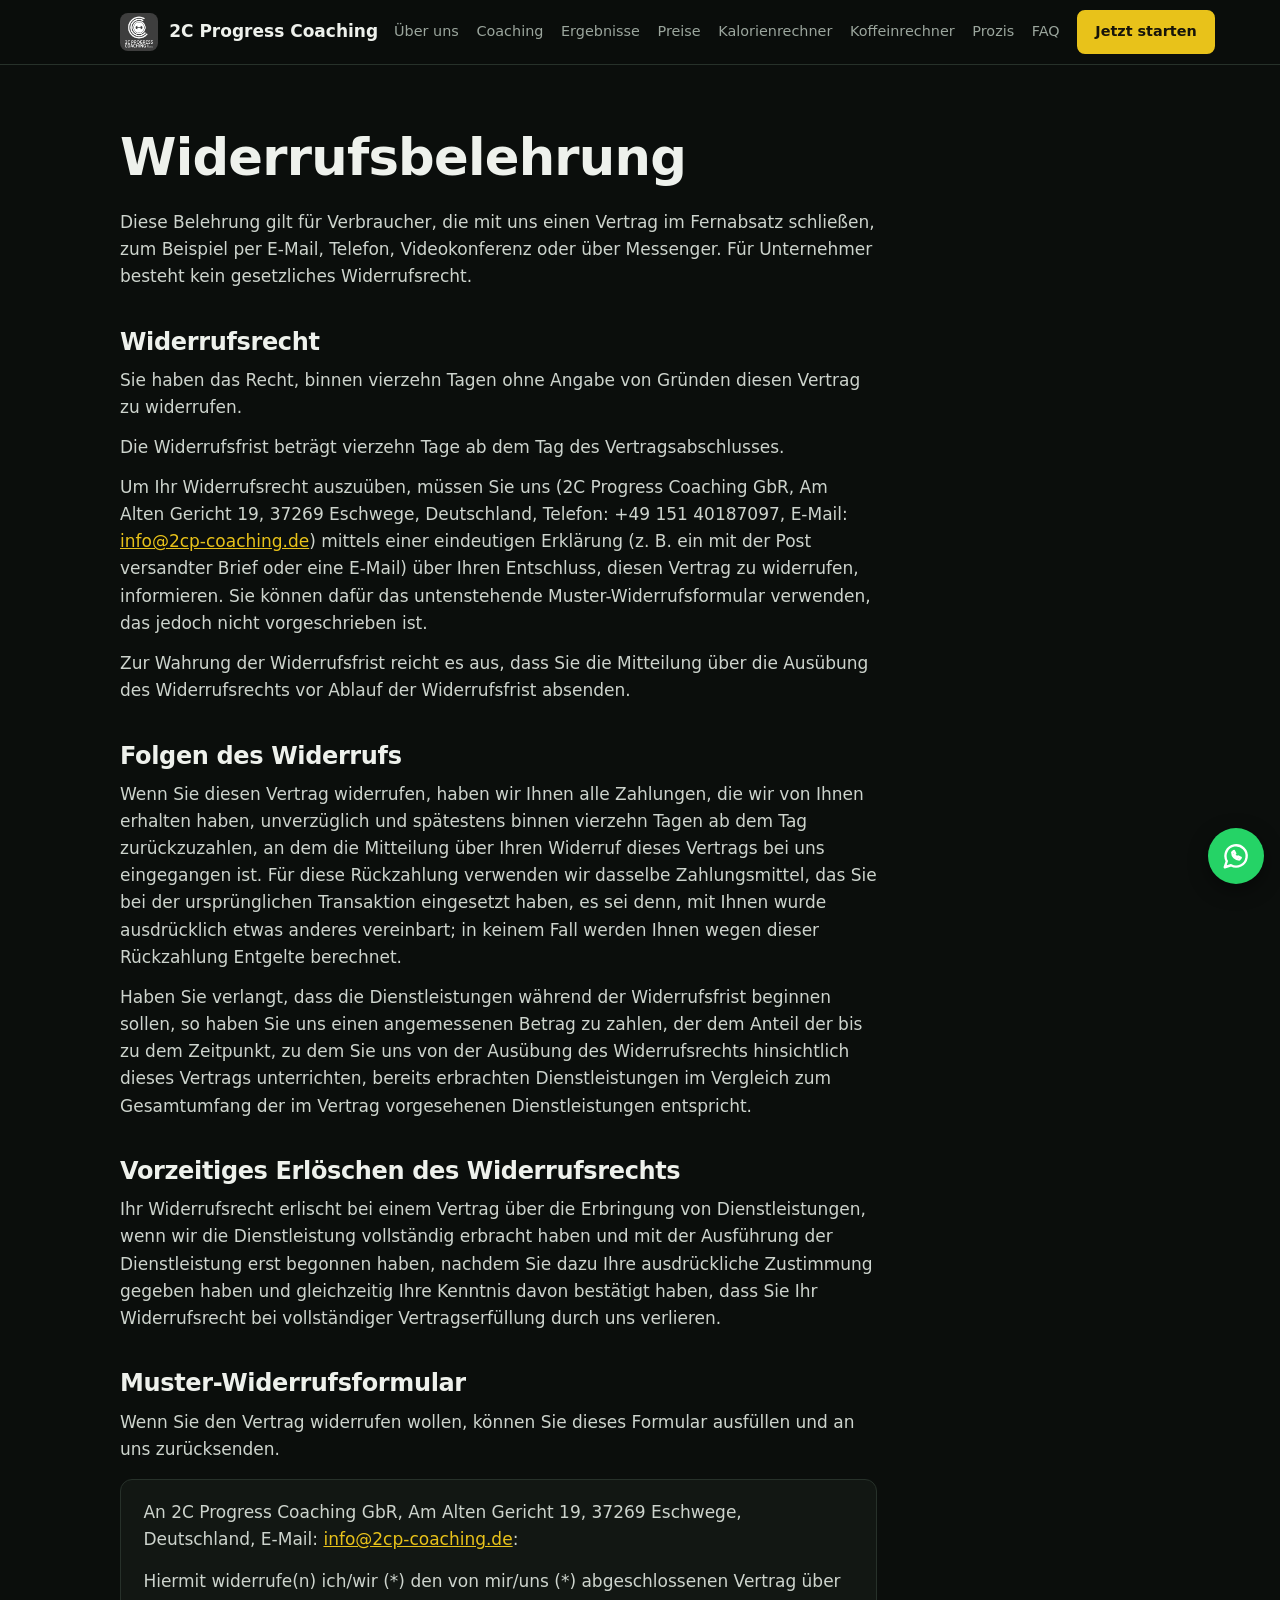
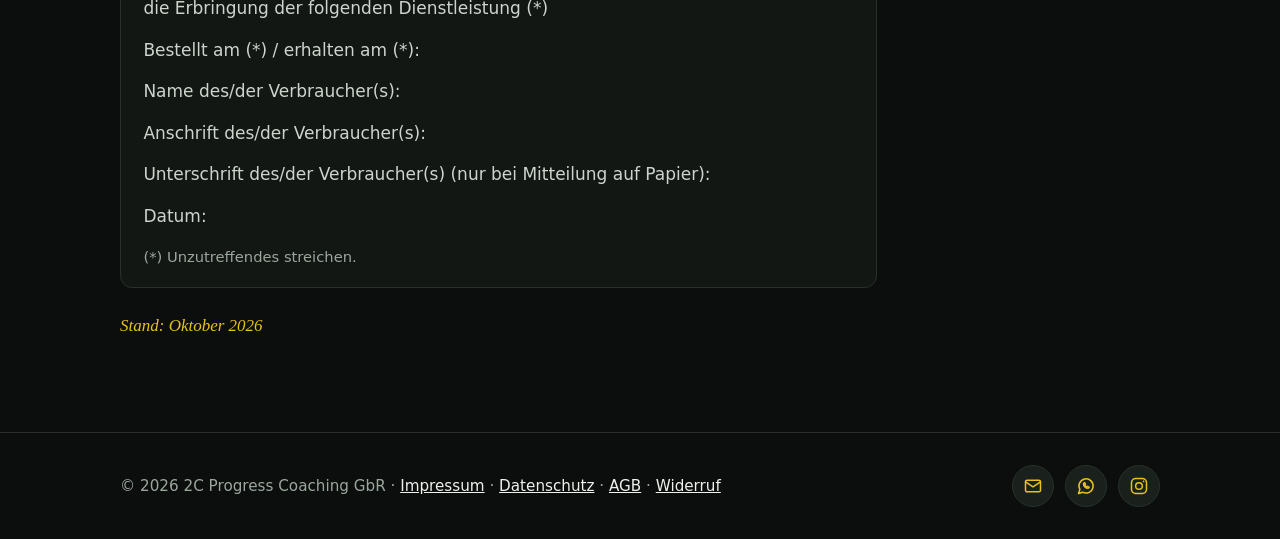
<file: widerruf.html>
<!DOCTYPE html>
<html lang="de">
<head>
<meta charset="utf-8">
<meta name="viewport" content="width=device-width, initial-scale=1">
<title>Widerrufsbelehrung – 2C Progress Coaching</title>
<meta name="description" content="Widerrufsbelehrung und Muster-Widerrufsformular der 2C Progress Coaching GbR.">
<link rel="canonical" href="https://www.2cp-coaching.com/widerruf.html">
<meta name="theme-color" content="#0b0e0c">
<link rel="icon" href="logo.jpg">
<meta property="og:type" content="website">
<meta property="og:locale" content="de_DE">
<meta property="og:site_name" content="2C Progress Coaching">
<meta property="og:title" content="Widerrufsbelehrung – 2C Progress Coaching">
<meta property="og:description" content="Widerrufsbelehrung und Muster-Widerrufsformular der 2C Progress Coaching GbR.">
<meta property="og:url" content="https://www.2cp-coaching.com/widerruf.html">
<meta property="og:image" content="https://www.2cp-coaching.com/og-image.jpg">
<meta property="og:image:width" content="1200">
<meta property="og:image:height" content="630">
<meta property="og:image:alt" content="2C Progress Coaching – to see progress">
<meta name="twitter:card" content="summary_large_image">
<script>document.documentElement.classList.add('js')</script>
<link rel="stylesheet" href="style.css?v=20261103">
</head>
<body id="top">
<a class="skip" href="#content">Zum Inhalt springen</a>
<header>
  <div class="wrap">
    <a class="brand" href="index.html"><img src="logo.jpg" alt="Logo 2C Progress Coaching" width="38" height="38"><span>2C Progress Coaching</span></a>
    <button type="button" class="menu-btn" id="menu-btn" aria-expanded="false" aria-controls="nav" aria-label="Menü öffnen"><svg viewBox="0 0 24 24" aria-hidden="true"><path d="M4 7h16M4 12h16M4 17h16"/></svg></button>
    <nav id="nav" aria-label="Hauptnavigation">
      <a href="index.html#team">Über uns</a><a href="index.html#coaching">Coaching</a><a href="ergebnisse.html">Ergebnisse</a><a href="index.html#preise">Preise</a><a href="kalorienrechner.html">Kalorienrechner</a><a href="koffeinrechner.html">Koffeinrechner</a><a href="prozis.html">Prozis</a><a href="faq.html">FAQ</a>
      <a class="btn" href="index.html#preise">Jetzt starten</a>
    </nav>
  </div>
</header>
<main id="content">
<div class="legal"><div class="wrap">
<h1 class="pt">Widerrufsbelehrung</h1>
<p>Diese Belehrung gilt für Verbraucher, die mit uns einen Vertrag im Fernabsatz schließen, zum Beispiel per E-Mail, Telefon, Videokonferenz oder über Messenger. Für Unternehmer besteht kein gesetzliches Widerrufsrecht.</p>

<h2>Widerrufsrecht</h2>
<p>Sie haben das Recht, binnen vierzehn Tagen ohne Angabe von Gründen diesen Vertrag zu widerrufen.</p>
<p>Die Widerrufsfrist beträgt vierzehn Tage ab dem Tag des Vertragsabschlusses.</p>
<p>Um Ihr Widerrufsrecht auszuüben, müssen Sie uns (2C Progress Coaching GbR, Am Alten Gericht 19, 37269 Eschwege, Deutschland, Telefon: +49 151 40187097, E-Mail: <a href="mailto:info@2cp-coaching.de">info@2cp-coaching.de</a>) mittels einer eindeutigen Erklärung (z. B. ein mit der Post versandter Brief oder eine E-Mail) über Ihren Entschluss, diesen Vertrag zu widerrufen, informieren. Sie können dafür das untenstehende Muster-Widerrufsformular verwenden, das jedoch nicht vorgeschrieben ist.</p>
<p>Zur Wahrung der Widerrufsfrist reicht es aus, dass Sie die Mitteilung über die Ausübung des Widerrufsrechts vor Ablauf der Widerrufsfrist absenden.</p>

<h2>Folgen des Widerrufs</h2>
<p>Wenn Sie diesen Vertrag widerrufen, haben wir Ihnen alle Zahlungen, die wir von Ihnen erhalten haben, unverzüglich und spätestens binnen vierzehn Tagen ab dem Tag zurückzuzahlen, an dem die Mitteilung über Ihren Widerruf dieses Vertrags bei uns eingegangen ist. Für diese Rückzahlung verwenden wir dasselbe Zahlungsmittel, das Sie bei der ursprünglichen Transaktion eingesetzt haben, es sei denn, mit Ihnen wurde ausdrücklich etwas anderes vereinbart; in keinem Fall werden Ihnen wegen dieser Rückzahlung Entgelte berechnet.</p>
<p>Haben Sie verlangt, dass die Dienstleistungen während der Widerrufsfrist beginnen sollen, so haben Sie uns einen angemessenen Betrag zu zahlen, der dem Anteil der bis zu dem Zeitpunkt, zu dem Sie uns von der Ausübung des Widerrufsrechts hinsichtlich dieses Vertrags unterrichten, bereits erbrachten Dienstleistungen im Vergleich zum Gesamtumfang der im Vertrag vorgesehenen Dienstleistungen entspricht.</p>

<h2>Vorzeitiges Erlöschen des Widerrufsrechts</h2>
<p>Ihr Widerrufsrecht erlischt bei einem Vertrag über die Erbringung von Dienstleistungen, wenn wir die Dienstleistung vollständig erbracht haben und mit der Ausführung der Dienstleistung erst begonnen haben, nachdem Sie dazu Ihre ausdrückliche Zustimmung gegeben haben und gleichzeitig Ihre Kenntnis davon bestätigt haben, dass Sie Ihr Widerrufsrecht bei vollständiger Vertragserfüllung durch uns verlieren.</p>

<h2>Muster-Widerrufsformular</h2>
<p>Wenn Sie den Vertrag widerrufen wollen, können Sie dieses Formular ausfüllen und an uns zurücksenden.</p>
<div class="form-sample">
  <p>An 2C Progress Coaching GbR, Am Alten Gericht 19, 37269 Eschwege, Deutschland, E-Mail: <a href="mailto:info@2cp-coaching.de">info@2cp-coaching.de</a>:</p>
  <p>Hiermit widerrufe(n) ich/wir (*) den von mir/uns (*) abgeschlossenen Vertrag über die Erbringung der folgenden Dienstleistung (*)</p>
  <p>Bestellt am (*) / erhalten am (*):</p>
  <p>Name des/der Verbraucher(s):</p>
  <p>Anschrift des/der Verbraucher(s):</p>
  <p>Unterschrift des/der Verbraucher(s) (nur bei Mitteilung auf Papier):</p>
  <p>Datum:</p>
  <p class="note">(*) Unzutreffendes streichen.</p>
</div>
<p><em>Stand: Oktober 2026</em></p>
</div></div>
</main>
<footer>
  <div class="wrap foot">
    <div>© 2026 2C Progress Coaching GbR · <a href="impressum.html">Impressum</a> · <a href="datenschutz.html">Datenschutz</a> · <a href="agb.html">AGB</a> · <a href="widerruf.html">Widerruf</a></div>
    <div class="icons sm"><a href="mailto:info@2cp-coaching.de" aria-label="E-Mail an 2C Progress Coaching schreiben" title="E-Mail"><svg viewBox="0 0 24 24" aria-hidden="true"><rect x="3" y="5" width="18" height="14" rx="2"/><path d="m3 7 9 6 9-6"/></svg></a><a href="https://wa.me/4915140187097" aria-label="Per WhatsApp schreiben" title="WhatsApp" rel="noopener"><svg viewBox="0 0 24 24" aria-hidden="true"><path d="M3 21l1.65-4.9A8.5 8.5 0 1 1 8 19.4L3 21z"/><path d="M9 9.2c0 3 2.6 5.6 5.6 5.6l1.2-1.4-2-1-.8.7c-1-.4-1.9-1.3-2.3-2.3l.7-.8-1-2L9 9.2z"/></svg></a><a href="https://www.instagram.com/2cp_coaching" aria-label="2C Progress Coaching auf Instagram" title="Instagram" rel="noopener"><svg viewBox="0 0 24 24" aria-hidden="true"><rect x="3" y="3" width="18" height="18" rx="5"/><circle cx="12" cy="12" r="4"/><circle cx="17.5" cy="6.5" r="1" fill="currentColor" stroke="none"/></svg></a></div>
  </div>
</footer>
<a class="wa-float" href="https://wa.me/4915140187097" rel="noopener" aria-label="Per WhatsApp schreiben" title="WhatsApp"><svg viewBox="0 0 24 24" aria-hidden="true"><path d="M3 21l1.65-4.9A8.5 8.5 0 1 1 8 19.4L3 21z"/><path d="M9 9.2c0 3 2.6 5.6 5.6 5.6l1.2-1.4-2-1-.8.7c-1-.4-1.9-1.3-2.3-2.3l.7-.8-1-2L9 9.2z"/></svg></a>
<div class="cta-bar"><a class="btn" href="index.html#kontakt">Unverbindliches Erstgespräch</a></div>
<script src="site.js?v=20261103" defer></script>
</body>
</html>
</file>
<file: style.css>
:root{--bg:#0b0e0c;--s1:#121713;--s2:#1a211c;--line:#27312a;--tx:#eef1ec;--mute:#9ba69d;--ac:#e8c21a;--ink:#17140a;
--sans:system-ui,-apple-system,"Segoe UI",Roboto,Helvetica,Arial,sans-serif;--serif:"Iowan Old Style","Palatino Linotype",Palatino,Georgia,serif}
*{box-sizing:border-box;margin:0;padding:0}
html{scroll-behavior:smooth;scroll-padding-top:76px}
body{font:1.0625rem/1.6 var(--sans);background:var(--bg);color:var(--tx)}
a{color:inherit}
:focus-visible{outline:3px solid var(--ac);outline-offset:3px}
.skip{position:absolute;left:-999px;top:0;background:var(--ac);color:var(--ink);padding:.6rem 1rem;z-index:30}
.skip:focus{left:0}
.wrap{max-width:1080px;margin:0 auto;padding:0 1.25rem}
section{padding:4.5rem 0}
h1,h2,h3{line-height:1.12;letter-spacing:-.015em}
h2{font-size:clamp(1.9rem,5vw,2.9rem);font-weight:800;margin-bottom:1rem}
h3{font-size:1.2rem;font-weight:700;margin-bottom:.4rem}
em{font-family:var(--serif);font-style:italic;font-weight:400;color:var(--ac)}
.lead{max-width:60ch;color:var(--mute);margin-bottom:2.2rem}
.btn{display:inline-block;padding:.85rem 1.5rem;border-radius:8px;font:inherit;font-weight:700;text-decoration:none;border:2px solid var(--ac);background:var(--ac);color:var(--ink);cursor:pointer}
.btn:hover{filter:brightness(1.1)}
.btn.ghost{background:transparent;color:var(--tx);border-color:#4a5a4e}
.btns{display:flex;flex-wrap:wrap;gap:.8rem}
.card{background:var(--s1);border:1px solid var(--line);border-radius:14px;padding:1.5rem}

header{position:sticky;top:0;z-index:20;background:rgba(11,14,12,.92);backdrop-filter:blur(8px);border-bottom:1px solid var(--line)}
header .wrap{display:flex;align-items:center;justify-content:space-between;gap:1rem;min-height:64px}
.brand{display:flex;align-items:center;gap:.7rem;text-decoration:none;font-weight:800}
.brand img{width:38px;height:38px;border-radius:8px}
nav{display:flex;align-items:center;gap:1.1rem;font-size:.9rem}
nav a{text-decoration:none;color:var(--mute)}
nav a:hover{color:var(--tx)}
nav .btn{padding:.5rem 1rem;color:var(--ink)}
[hidden]{display:none!important}
.menu-btn{display:none}
nav a.on{color:var(--tx);box-shadow:0 2px 0 var(--ac)}
@media(max-width:1240px){
.menu-btn{display:grid;place-items:center;width:44px;height:44px;border-radius:8px;border:1px solid var(--line);background:var(--s1);color:var(--tx);cursor:pointer}
.menu-btn svg{width:22px;height:22px;stroke:currentColor;fill:none;stroke-width:2;stroke-linecap:round}
nav{display:none;position:absolute;top:100%;left:0;right:0;flex-direction:column;align-items:stretch;gap:0;background:var(--bg);padding:.4rem 1.25rem 1.2rem;border-bottom:1px solid var(--line);font-size:1.05rem}
header.open nav{display:flex}
nav a{padding:.85rem 0;border-bottom:1px solid var(--line)}
nav a.on{box-shadow:none;color:var(--ac)}
nav .btn{margin-top:1rem;text-align:center;border-bottom:2px solid var(--ac)}
}

.hero{padding:4rem 0 4.5rem}
.hero .wrap{display:grid;gap:2.5rem;align-items:center}
.hero h1{font-size:clamp(2rem,8.4vw,3.7rem);font-weight:800;margin-bottom:1.6rem;line-height:1.1}
.hero h1 .l1,.hero h1 .l2{display:block;white-space:nowrap}
.hero h1 .l2{font-size:1.12em;margin-top:.1em}
.ticks{list-style:none;display:grid;gap:.6rem;margin-bottom:2rem}
.ticks li{padding-left:1.8rem;position:relative}
.ticks li::before{content:"✓";position:absolute;left:0;color:var(--ac);font-weight:800}
.hero-art{border:1px solid var(--line);border-radius:20px;overflow:hidden;max-width:460px;justify-self:center}
.hero-art img{display:block;width:100%;height:auto}
@media(min-width:900px){.hero .wrap{grid-template-columns:1.2fr .8fr}}

.stats{display:grid;grid-template-columns:1fr 1fr;gap:1rem;padding:0 0 1rem}
.stats div{border-top:2px solid var(--ac);padding-top:.7rem}
.stats b{display:block;font-size:2rem;font-weight:800}
.stats span{color:var(--mute);font-size:.95rem}
@media(min-width:760px){.stats{grid-template-columns:repeat(4,1fr)}}

.people{display:grid;gap:1.2rem}
.person{display:flex;gap:1.1rem;align-items:flex-start}
.avatar{flex:none;width:76px;height:76px;border-radius:50%;background:var(--s2);border:2px solid var(--ac);display:grid;place-items:center;font-weight:800;font-size:1.4rem}
.person small{display:block;color:var(--ac);margin-bottom:.4rem}
.person p{color:#cdd4cd}
@media(min-width:820px){.people{grid-template-columns:1fr 1fr}}

.avatar{object-fit:cover}
.person .avatar{width:92px;height:92px}
.tabs{display:flex;flex-wrap:wrap;gap:.6rem;margin-bottom:1.5rem}
.tabs button{font:inherit;font-weight:600;padding:.6rem 1.1rem;border-radius:999px;border:1px solid var(--line);background:var(--s1);color:var(--mute);cursor:pointer}
.tabs button[aria-selected="true"],.tabs button[aria-pressed="true"]{background:var(--ac);color:var(--ink);border-color:var(--ac)}
.panel{display:none;max-width:70ch}
.panel.on{display:block}
.panel p{color:#cdd4cd;margin-bottom:1.2rem}

.inc{display:grid;gap:1rem}
.inc p{color:var(--mute)}
@media(min-width:760px){.inc{grid-template-columns:repeat(3,1fr)}}

.steps{list-style:none;counter-reset:s;display:grid;gap:1rem}
.steps li{counter-increment:s;background:var(--s1);border:1px solid var(--line);border-radius:14px;padding:1.5rem}
.steps li::before{content:counter(s);display:grid;place-items:center;width:2.2rem;height:2.2rem;border-radius:50%;background:var(--ac);color:var(--ink);font-weight:800;margin-bottom:.8rem}
.steps p{color:var(--mute)}
@media(min-width:820px){.steps{grid-template-columns:repeat(3,1fr)}}

.seg{display:grid;gap:.8rem;margin-bottom:1rem}
.seg button{font:inherit;text-align:left;padding:1rem 1.2rem;border-radius:12px;border:2px solid var(--line);background:var(--s1);color:var(--tx);cursor:pointer}
.seg button[aria-pressed="true"]{border-color:var(--ac);background:var(--s2)}
.seg b{display:block;font-size:1.15rem}
.seg span{color:var(--mute);font-size:.95rem}
.seg.pay{grid-template-columns:1fr 1fr}
@media(min-width:760px){.seg.dur{grid-template-columns:repeat(3,1fr)}}
.sum{margin:1.2rem 0}
.sum strong{font-size:1.8rem;display:block}
.sum small{color:var(--mute)}
.extra{display:grid;gap:1rem;margin-top:2rem}
.row{display:flex;justify-content:space-between;gap:1rem;padding:.6rem 0;border-top:1px solid var(--line)}
.row strong{white-space:nowrap}
.note{color:var(--mute);font-size:.92rem;margin-top:.8rem}
@media(min-width:760px){.extra{grid-template-columns:1fr 1fr}}

details{border-bottom:1px solid var(--line);padding:1rem 0;max-width:780px}
summary{cursor:pointer;font-weight:700;font-size:1.1rem;list-style:none;display:flex;justify-content:space-between;gap:1rem}
summary::-webkit-details-marker{display:none}
summary::after{content:"+";color:var(--ac);font-size:1.5rem;line-height:1}
details[open] summary::after{content:"–"}
details p{color:var(--mute);margin-top:.7rem}

label{display:block;font-weight:600;margin-bottom:1rem}
label .hint{font-weight:400;color:var(--mute);font-size:.9rem}
input,select,textarea{display:block;width:100%;margin-top:.3rem;padding:.75rem .85rem;font:inherit;border:1px solid var(--line);border-radius:8px;background:var(--s2);color:var(--tx)}
textarea{resize:vertical}
.grid2{display:grid;gap:0 1rem;grid-template-columns:1fr 1fr}
fieldset{border:0;margin:1.5rem 0 1rem}
legend{font-weight:800;font-size:1.25rem;margin-bottom:.6rem}
.calc{display:grid;gap:2rem}
.act{display:grid;grid-template-columns:1fr 5.5rem 6rem;gap:.5rem;align-items:center;padding:.5rem 0;border-top:1px solid var(--line);font-size:.95rem}
.act select{margin:0;padding:.45rem .4rem}
.act-head{color:var(--mute);font-size:.85rem;border-top:0}
.result{display:none;background:var(--s1);border:1px solid var(--ac);border-radius:14px;padding:1.6rem}
.result.show{display:block}
.result h3{font-size:1.5rem;margin-bottom:1rem}
.result table{width:100%;border-collapse:collapse}
.result td{padding:.55rem 0;border-top:1px solid var(--line)}
.result td:last-child{text-align:right;font-weight:700;white-space:nowrap}
.result tr.big td{font-size:1.4rem;color:var(--ac)}
.result p{color:var(--mute);font-size:.92rem;margin-top:1rem}
.result a{color:var(--ac)}
.err{color:#ff9b8a;font-weight:600;margin-top:.8rem}
@media(min-width:900px){.calc{grid-template-columns:1.2fr 1fr;align-items:start}.result{position:sticky;top:90px}}
.info{margin-top:3.5rem;max-width:760px}
.info h3{font-size:1.4rem;margin:2rem 0 .6rem}
.info p{color:#cdd4cd;margin-bottom:.9rem}
.info ul{margin:0 0 1rem 1.2rem;color:#cdd4cd}
.info li{margin-bottom:.4rem}
.info.top{margin:0 0 2.5rem}
.info.top h3{margin-top:1.4rem}
.tbl{overflow-x:auto;margin:1rem 0}
.tbl table{width:100%;border-collapse:collapse;min-width:420px}
.tbl th,.tbl td{text-align:left;padding:.65rem .8rem;border-bottom:1px solid var(--line)}
.tbl th{color:var(--ac);font-size:.9rem}
.bfwrap label{margin-bottom:.3rem}
.bfwrap{margin-bottom:1rem}
.linkbtn{background:none;border:0;padding:0;font:inherit;font-size:.92rem;color:var(--ac);text-decoration:underline;cursor:pointer}
dialog{border:1px solid var(--line);border-radius:14px;background:var(--s1);color:var(--tx);padding:1.4rem;width:min(680px,94vw);max-height:90vh;overflow:auto;margin:auto}
dialog::backdrop{background:rgba(0,0,0,.72)}
dialog h3{font-size:1.4rem;margin-bottom:.4rem}
dialog .note{margin:.4rem 0}
.bf-chart{position:relative;background:#fff;border-radius:10px;overflow:hidden;line-height:0;margin:1rem 0}
.bf-chart img{display:block;width:100%;height:auto}
.bf-zones{position:absolute;inset:0;display:grid;grid-template-columns:repeat(3,1fr);grid-template-rows:repeat(3,1fr)}
.bf-zone{background:transparent;border:3px solid transparent;border-radius:10px;cursor:pointer}
.bf-zone:hover,.bf-zone:focus-visible{border-color:var(--ac);background:rgba(232,194,26,.16)}
.bf-grid{display:grid;grid-template-columns:repeat(3,1fr);gap:.7rem;margin:1rem 0}
.bf-card{font:inherit;background:var(--s2);border:2px solid var(--line);border-radius:12px;color:var(--mute);padding:.7rem .3rem;cursor:pointer;display:grid;gap:.25rem;justify-items:center;align-content:start}
.bf-card:hover,.bf-card:focus-visible{border-color:var(--ac);color:var(--tx)}
.bf-card svg{width:70%;max-width:90px;height:auto}
.bf-card b{color:var(--tx);font-size:1.1rem}
.bf-card span{font-size:.8rem;text-align:center;line-height:1.3}
.krow{display:grid;grid-template-columns:5rem 1fr 2.6rem;gap:.5rem;padding:.6rem 0;border-top:1px solid var(--line);align-items:center}
.krow select,.krow input{margin:0;padding:.6rem .5rem}
.krow .k-d{grid-column:1/-1}
.k-x{font:inherit;font-size:1.3rem;line-height:1;height:2.6rem;border-radius:8px;border:1px solid var(--line);background:var(--s2);color:var(--mute);cursor:pointer}
.k-x:hover{color:var(--tx);border-color:var(--ac)}
#kf-add{margin-top:.8rem}
@media(min-width:560px){.krow{grid-template-columns:1fr 5rem 7.5rem 2.6rem}.krow .k-d{grid-column:auto}}
.result details{border:0;padding:1rem 0 0;max-width:none}
.result summary{font-size:1rem;color:var(--ac)}
#kf-chart svg{width:100%;height:auto;margin-top:.8rem}
.kc-line{fill:none;stroke:var(--ac);stroke-width:3;stroke-linejoin:round}
.kc-area{fill:var(--ac);opacity:.16}
.kc-axis{stroke:var(--line);stroke-width:1}
.kc-bed{stroke:var(--tx);stroke-width:1.5;stroke-dasharray:4 4}
.kc-t{fill:var(--mute);font-size:12px;font-family:var(--sans)}
.contact-list{list-style:none;display:grid;gap:.8rem;margin:1.5rem 0 2rem;font-size:1.1rem}
.contact-list b{display:inline-block;min-width:6.5rem}
.contact-list a{font-weight:700;color:var(--ac)}
.icons{display:flex;gap:1rem;margin:1.5rem 0 2rem}
.icons a{width:58px;height:58px;border-radius:50%;display:grid;place-items:center;border:2px solid var(--line);background:var(--s2);color:var(--ac);transition:background .2s,color .2s,transform .2s}
.icons a:hover{background:var(--ac);color:var(--ink);transform:translateY(-3px)}
.icons svg{width:26px;height:26px;fill:none;stroke:currentColor;stroke-width:1.8;stroke-linecap:round;stroke-linejoin:round}
@media(prefers-reduced-motion:reduce){.icons a{transition:none}.icons a:hover{transform:none}}
.kform{margin-top:2rem;max-width:620px}
.check{font-weight:400;font-size:.95rem;display:flex;gap:.6rem;align-items:flex-start}
.check input{width:auto;margin-top:.35rem}
.check a{color:var(--ac)}
#kstatus{margin-top:1rem;font-weight:600}
.alt{background:var(--s1);border-block:1px solid var(--line)}
#impressum,#datenschutz{padding:4rem 0;color:#cdd4cd}
#impressum h2,#datenschutz h2{font-size:1.5rem}
#impressum p,#datenschutz p{max-width:70ch;margin-bottom:.8rem}
#impressum h3,#datenschutz h3{font-size:1.05rem;margin:1.4rem 0 .4rem;color:var(--tx)}
#datenschutz ul{margin:0 0 .8rem 1.2rem;max-width:70ch}
#impressum a,#datenschutz a{color:var(--ac)}
footer{padding:2rem 0;color:var(--mute);font-size:.95rem;border-top:1px solid var(--line)}
footer a{color:var(--tx)}

.res-card{background:var(--s1);border:1px solid var(--line);border-radius:14px;padding:1rem;display:grid;gap:1.5rem}
.res-text{padding:.4rem .4rem 1rem}
.res-text .ticks{margin:1rem 0 1.2rem;gap:.4rem}
@media(min-width:900px){.res-card{grid-template-columns:1fr 1fr;padding:1.5rem;align-items:start}.res-text{padding:0}}
.res-img{position:relative;border-radius:10px;overflow:hidden;line-height:0}
.res-img img{width:100%;height:auto;display:none}
.res-img img.on{display:block}
.res-img .tag{position:absolute;bottom:.8rem;padding:.25rem .8rem;border-radius:999px;background:rgba(11,14,12,.82);font-size:.85rem;font-weight:700;line-height:1.5}
.res-img .tag.a{left:.8rem}
.res-img .tag.b{right:.8rem;background:var(--ac);color:var(--ink)}
.res-card .tabs{margin:1rem 0 .6rem}
.res-card h3{font-size:1.5rem;margin-bottom:.8rem}
.res-text p{color:#cdd4cd;margin-bottom:.8rem}
.foot{display:flex;flex-wrap:wrap;align-items:center;justify-content:space-between;gap:1rem}
.icons.sm{margin:0;gap:.7rem}
.icons.sm a{width:42px;height:42px;border-width:1px}
.icons.sm svg{width:20px;height:20px}
@media(prefers-reduced-motion:reduce){html{scroll-behavior:auto}}

/* ===== Neu: Mehrseiten-Version ===== */
.nav-on{color:var(--tx)}
.legal{padding:4rem 0 5rem;color:#cdd4cd}
.legal h1.pt{font-size:clamp(2rem,6vw,3.2rem);font-weight:800;margin-bottom:1.4rem;color:var(--tx)}
.legal h2{font-size:1.5rem;margin:2.4rem 0 .7rem;color:var(--tx)}
.legal h3{font-size:1.1rem;margin:1.6rem 0 .4rem;color:var(--tx)}
.legal p{max-width:70ch;margin-bottom:.8rem}
.legal ul{margin:0 0 .9rem 1.2rem;max-width:70ch}
.legal li{margin-bottom:.35rem}
.legal a{color:var(--ac)}
.form-sample{border:1px solid var(--line);border-radius:12px;padding:1.2rem 1.4rem;margin:1rem 0 1.5rem;max-width:70ch;background:var(--s1)}
.form-sample p{margin-bottom:.9rem}
.form-sample .note{margin:0}
.pagehead{padding:3.5rem 0 0}
.pagehead h1{font-size:clamp(2rem,6vw,3.2rem);font-weight:800;margin-bottom:.8rem}
.pagehead+section,.pagehead+.wrap{padding-top:1.5rem}

/* Hero mit Fotos */
.hero-photos{position:relative;display:grid;grid-template-columns:1fr 1fr;gap:.9rem;max-width:520px;justify-self:center;width:100%;padding-bottom:1.5rem}
.hero-photos figure{margin:0;border-radius:18px;overflow:hidden;border:1px solid var(--line);position:relative;background:var(--s1)}
.hero-photos figure:nth-child(2){margin-top:2rem}
.hero-photos img{display:block;width:100%;height:auto}
.hero-photos figcaption{position:absolute;left:.6rem;top:.6rem;padding:.2rem .7rem;border-radius:999px;background:rgba(11,14,12,.82);font-size:.85rem;font-weight:700}
.hero-photos img.hero-logo{position:absolute;left:50%;bottom:0;transform:translateX(-50%);width:84px;height:84px;max-width:84px;border-radius:50%;border:3px solid var(--ac);box-shadow:0 6px 24px rgba(0,0,0,.5)}

/* Icons in den Leistungskarten */
.ico{width:46px;height:46px;border-radius:12px;background:var(--s2);border:1px solid var(--line);display:grid;place-items:center;margin-bottom:.9rem;color:var(--ac)}
.ico svg{width:24px;height:24px;fill:none;stroke:currentColor;stroke-width:1.8;stroke-linecap:round;stroke-linejoin:round}

/* Preise: Empfehlung */
.seg button{position:relative}
.seg.dur button[data-m="6"]{border-color:var(--ac);box-shadow:0 0 0 1px var(--ac),0 8px 30px rgba(232,194,26,.12)}
.badge{position:absolute;top:-.8rem;right:1rem;background:var(--ac);color:var(--ink);font-size:.78rem;font-weight:800;letter-spacing:.03em;text-transform:uppercase;padding:.2rem .7rem;border-radius:999px}
.seg.dur{margin-top:.8rem}
.legalnote{color:var(--mute);font-size:.92rem;margin:1rem 0 0;max-width:70ch}
.legalnote a{color:var(--ac)}

/* Fester Erstgespräch-Button und WhatsApp */
.wa-float{position:fixed;right:1rem;bottom:1rem;z-index:25;width:56px;height:56px;border-radius:50%;background:#25d366;color:#fff;display:grid;place-items:center;box-shadow:0 6px 20px rgba(0,0,0,.45);transition:transform .2s}
.wa-float:hover{transform:scale(1.07)}
.wa-float svg{width:30px;height:30px;fill:none;stroke:currentColor;stroke-width:1.9;stroke-linecap:round;stroke-linejoin:round}
.cta-bar{display:none}
@media(max-width:759px){
.cta-bar{display:block;position:fixed;left:0;right:0;bottom:0;z-index:24;padding:.6rem 5rem .6rem 1rem;background:rgba(11,14,12,.94);backdrop-filter:blur(8px);border-top:1px solid var(--line);transition:transform .25s}
.cta-bar .btn{display:block;text-align:center;padding:.8rem 1rem}
.cta-bar.gone{transform:translateY(110%)}
body{padding-bottom:4.6rem}
}

/* Einblenden */
.js .rv{opacity:0;transform:translateY(18px);transition:opacity .6s ease,transform .6s ease}
.js .rv.in{opacity:1;transform:none}
@media(prefers-reduced-motion:reduce){.js .rv{opacity:1;transform:none;transition:none}.wa-float{transition:none}}

/* Kundenerfolg Felix */
.res-card+.res-card{margin-top:1.5rem}
.fc{grid-column:1/-1}
.res-card>*,.fc-cols>*{min-width:0}
.fc .tbl table{min-width:0}
@media(max-width:600px){.fc .tbl th,.fc .tbl td{padding:.55rem .35rem;font-size:.86rem}.fc .tbl td{white-space:normal}.fc .tbl td:last-child{white-space:nowrap}.fc .rep{display:block;white-space:nowrap;color:var(--mute)}}
@media(max-width:380px){.fc .tbl th,.fc .tbl td{padding:.5rem .22rem;font-size:.8rem}}
.res-img img{max-width:100%}
.fc-intro .stats{grid-template-columns:1fr 1fr;margin:1.2rem 0 0}
.fc-intro .stats b{color:var(--tx)}
.fc-chart{position:relative;margin:.4rem 0 .4rem}
.fc-chart svg{width:100%;height:auto;display:block}
.fc-grid{stroke:var(--line);stroke-width:1}
.fc-t{fill:var(--mute);font-size:12px;font-family:var(--sans)}
.fc-p{fill:var(--mute);font-size:11px;font-weight:700;letter-spacing:.08em;font-family:var(--sans)}
.fc-l{fill:var(--tx);font-size:13px;font-weight:700;font-family:var(--sans)}
.fc-cut{fill:var(--ac);opacity:.07}
.fc-area{fill:var(--ac);opacity:.12}
.fc-line{fill:none;stroke:var(--ac);stroke-width:2.5;stroke-linejoin:round;stroke-linecap:round}
.fc-dot,.fc-hov{fill:var(--ac);stroke:var(--s1);stroke-width:2}
.fc-x{stroke:var(--mute);stroke-width:1;stroke-dasharray:3 3}
#fc-tip{position:absolute;pointer-events:none;background:var(--bg);border:1px solid var(--line);border-radius:8px;padding:.35rem .6rem;font-size:.85rem;line-height:1.35;white-space:nowrap;transform:translate(-50%,-115%)}
#fc-tip b{display:block}
.fc .tbl td:last-child{color:var(--ac);font-weight:700;white-space:nowrap}
.fc-cols{display:grid;gap:1.5rem;margin-top:1.4rem}
@media(min-width:900px){.fc-cols{grid-template-columns:1.1fr .9fr}}
.fc .tbl td{white-space:nowrap}.fc .tbl td:first-child{white-space:normal}
@media(max-width:600px){.fc-t{font-size:22px}.fc-l{font-size:24px}.fc-p{font-size:19px}}

.h1{font-size:clamp(1.9rem,5vw,2.9rem);font-weight:800;margin-bottom:1rem;line-height:1.12;letter-spacing:-.015em}

/* Ergebnisse: Übersicht auf der Startseite */
.teasers{display:grid;gap:1.2rem}
@media(min-width:820px){.teasers{grid-template-columns:1fr 1fr}}
.teaser{display:flex;flex-direction:column;background:var(--s1);border:1px solid var(--line);border-radius:14px;overflow:hidden;text-decoration:none;color:inherit;transition:border-color .2s,transform .2s}
.teaser:hover{border-color:var(--ac);transform:translateY(-3px)}
.teaser-img{position:relative;aspect-ratio:798/440;line-height:0}
.teaser-img{overflow:hidden}
.teaser-img img{position:absolute;inset:0;width:100%;height:100%;object-fit:cover;display:block}
.teaser-img .tag{position:absolute;bottom:.7rem;padding:.2rem .7rem;border-radius:999px;background:rgba(11,14,12,.82);font-size:.8rem;font-weight:700;line-height:1.5}
.teaser-img .tag.a{left:.7rem}
.teaser-img .tag.b{right:.7rem;background:var(--ac);color:var(--ink)}
.teaser-body{padding:1.2rem 1.3rem 1.4rem;display:flex;flex-direction:column;flex:1}
.teaser-body h3{font-size:1.4rem;margin-bottom:.3rem}
.teaser-body p{color:var(--mute);margin-bottom:1rem}
.mini{list-style:none;display:grid;grid-template-columns:1fr 1fr;gap:.8rem;margin-bottom:1.1rem}
.mini li{border-top:2px solid var(--ac);padding-top:.5rem}
.mini b{display:block;font-size:1.6rem;font-weight:800;line-height:1.2}
.mini span{color:var(--mute);font-size:.9rem}
.teaser .more{margin-top:auto;font-weight:700;color:var(--ac)}
.res-more{margin-top:1.6rem}
@media(prefers-reduced-motion:reduce){.teaser{transition:none}.teaser:hover{transform:none}}

/* Ergebnisse: Unterseite */
.jump{display:flex;flex-wrap:wrap;gap:.6rem;margin-top:-.8rem}
.jump a{padding:.5rem 1rem;border-radius:999px;border:1px solid var(--line);background:var(--s1);text-decoration:none;font-weight:600;color:var(--mute)}
.jump a:hover{color:var(--tx);border-color:var(--ac)}
.results .res-card{scroll-margin-top:84px}
.fc-tip{position:absolute;pointer-events:none;background:var(--bg);border:1px solid var(--line);border-radius:8px;padding:.35rem .6rem;font-size:.85rem;line-height:1.35;white-space:nowrap;transform:translate(-50%,-115%)}
.fc-tip b{display:block}
.res-cta{margin-top:2rem;text-align:center;display:grid;justify-items:center;gap:.4rem;padding:2rem 1.5rem}
.res-cta h2{font-size:clamp(1.6rem,4vw,2.2rem);margin-bottom:0}
.res-cta p{color:var(--mute);margin-bottom:.8rem}
.res-cta .btns{justify-content:center}

/* Vorher/Nachher-Beschriftung unter dem Bild statt im Bild */
.ba{display:grid;grid-template-columns:1fr 1fr;gap:6px;margin-top:.55rem;font-size:.78rem;font-weight:700;letter-spacing:.08em;text-transform:uppercase;text-align:center;line-height:1.3}
.ba span{color:var(--mute);padding-top:.45rem;border-top:2px solid var(--line)}
.ba span+span{color:var(--ac);border-top-color:var(--ac)}
.teaser .ba{margin:0;padding:.55rem 0 0;gap:0}

nav a,.brand span{white-space:nowrap}
/* Prozis */
.ad-label{display:inline-block;font-size:.78rem;font-weight:800;letter-spacing:.06em;text-transform:uppercase;border:1px solid var(--mute);color:var(--mute);border-radius:999px;padding:.15rem .7rem;margin-bottom:1rem}
.code-box{background:var(--s1);border:2px solid var(--ac);border-radius:18px;padding:2rem 1.5rem;text-align:center;max-width:620px;margin:2rem 0;box-shadow:0 10px 40px rgba(232,194,26,.1)}
.code-box small{display:block;color:var(--mute);margin-bottom:.6rem}
.code-box .code{display:block;font-size:clamp(2rem,9vw,3.4rem);font-weight:800;letter-spacing:.06em;color:var(--ac);margin:.2rem 0 1.2rem;user-select:all;word-break:break-all}
.code-box .btns{justify-content:center}
.promo-grid{display:grid;gap:1rem;margin:1.2rem 0 2rem}
@media(min-width:700px){.promo-grid{grid-template-columns:repeat(3,1fr)}}
.promo-grid figure{margin:0;border:1px solid var(--line);border-radius:14px;overflow:hidden;background:var(--s1)}
.promo-grid a{display:block}
.promo-grid img{display:block;width:100%;height:auto}

.h1{font-size:clamp(1.9rem,5vw,2.9rem);font-weight:800;margin-bottom:1rem;line-height:1.12;letter-spacing:-.015em}

/* Team: Fotos links und rechts, Text mittig */
.team{display:grid;grid-template-columns:1fr 1fr;grid-template-areas:"c w" "txt txt";gap:0 .5rem;align-items:end}
.tp-c{grid-area:c}.tp-w{grid-area:w}.team-txt{grid-area:txt;text-align:center;padding-top:1rem}
.tp{margin:0}
.tp img{display:block;width:100%;height:auto;-webkit-mask-image:linear-gradient(to right,transparent 0,#000 24%,#000 76%,transparent 100%),linear-gradient(to bottom,transparent 0,#000 16%,#000 62%,transparent 100%);-webkit-mask-composite:source-in;mask-image:linear-gradient(to right,transparent 0,#000 24%,#000 76%,transparent 100%),linear-gradient(to bottom,transparent 0,#000 16%,#000 62%,transparent 100%);mask-composite:intersect}
.team-logo{width:84px;height:84px;border-radius:50%;border:3px solid var(--ac);margin:0 auto 1rem;display:block}
.team-txt h2{margin-bottom:.6rem}
.team-txt .lead{margin:0 auto 1.8rem}
.who{margin:0 auto 1.6rem;max-width:46ch}
.who h3{margin-bottom:.1rem}
.who small{display:block;color:var(--ac);margin-bottom:.5rem}
.who p{color:#cdd4cd}
@media(min-width:900px){
.team{grid-template-columns:1fr 1.1fr 1fr;grid-template-areas:"c txt w";gap:0 .5rem;align-items:center}
.team-txt{padding-top:0}
}
@media(min-width:1100px){.team{margin-inline:-3.5rem}}
.hero-photos figure{align-self:start}
</file>
